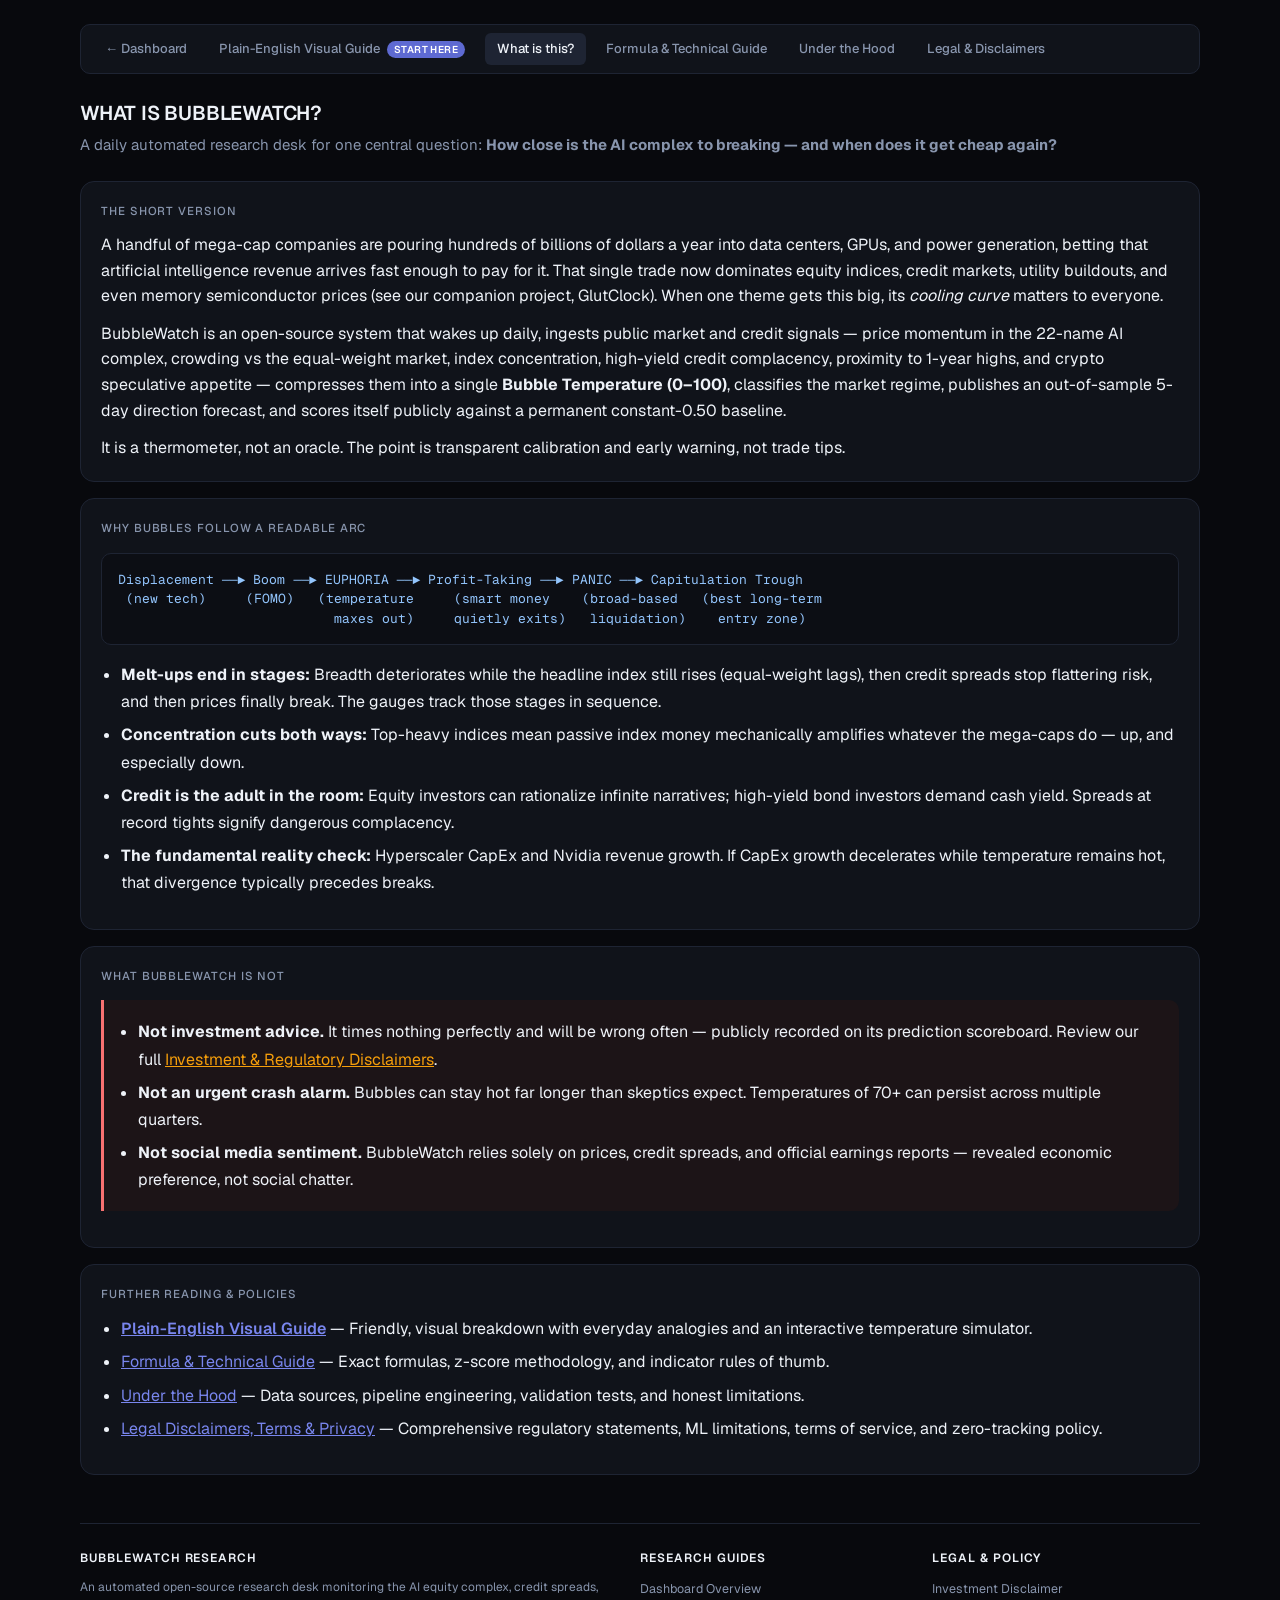
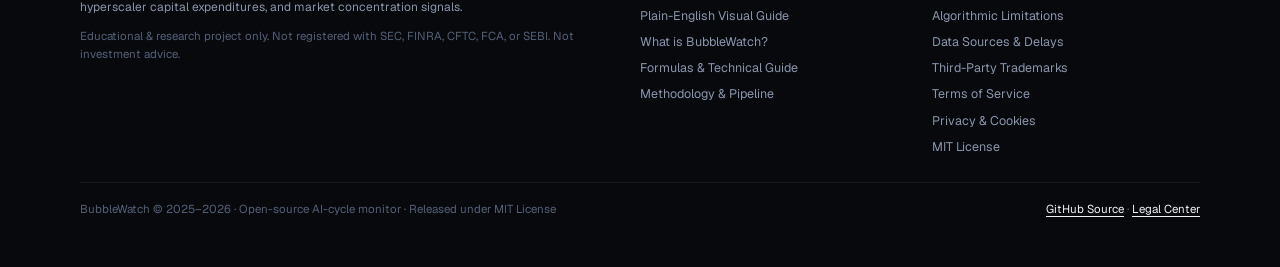
<file: web/about.html>
<!doctype html>
<html lang="en">
<head>
<meta charset="utf-8">
<meta name="viewport" content="width=device-width,initial-scale=1">
<title>BubbleWatch · What is this?</title>
<link rel="stylesheet" href="assets/style.css">
<style>
.note { border-left: 3px solid var(--primary); background: #121524; padding: 12px 16px; margin: 16px 0; border-radius: 0 var(--radius) var(--radius) 0; }
.warn { border-left-color: var(--danger); background: #1c1417; }
pre { background: var(--card-inner); border: 1px solid var(--line); border-radius: var(--radius); padding: 16px; overflow-x: auto; font-family: var(--font-mono); font-size: 13px; line-height: 1.5; color: #93c5fd; margin: 16px 0; }
ul { margin: 12px 0 12px 20px; line-height: 1.7; }
li { margin: 6px 0; }
</style>
</head>
<body>
<div class="wrap">

<nav class="nav">
  <a href="index.html">← Dashboard</a>
  <a href="plain.html">Plain-English Visual Guide <span class="pill-new">Start Here</span></a>
  <a class="here" href="about.html">What is this?</a>
  <a href="guide.html">Formula &amp; Technical Guide</a>
  <a href="method.html">Under the Hood</a>
  <a href="legal.html">Legal &amp; Disclaimers</a>
</nav>

<div style="margin-bottom:24px;">
  <h1>WHAT IS BUBBLEWATCH?</h1>
  <p class="dim" style="font-size:15px; margin-top:4px;">A daily automated research desk for one central question: <b>How close is the AI complex to breaking — and when does it get cheap again?</b></p>
</div>

<div class="card">
  <h2>The Short Version</h2>
  <p style="margin-bottom:12px;">A handful of mega-cap companies are pouring hundreds of billions of dollars a year into data centers, GPUs, and power generation, betting that artificial intelligence revenue arrives fast enough to pay for it. That single trade now dominates equity indices, credit markets, utility buildouts, and even memory semiconductor prices (see our companion project, GlutClock). When one theme gets this big, its <i>cooling curve</i> matters to everyone.</p>
  <p style="margin-bottom:12px;">BubbleWatch is an open-source system that wakes up daily, ingests public market and credit signals — price momentum in the 22-name AI complex, crowding vs the equal-weight market, index concentration, high-yield credit complacency, proximity to 1-year highs, and crypto speculative appetite — compresses them into a single <b>Bubble Temperature (0–100)</b>, classifies the market regime, publishes an out-of-sample 5-day direction forecast, and scores itself publicly against a permanent constant-0.50 baseline.</p>
  <p>It is a thermometer, not an oracle. The point is transparent calibration and early warning, not trade tips.</p>
</div>

<div class="card">
  <h2>Why Bubbles Follow a Readable Arc</h2>
  <pre>Displacement ──► Boom ──► EUPHORIA ──► Profit-Taking ──► PANIC ──► Capitulation Trough
 (new tech)     (FOMO)   (temperature     (smart money    (broad-based   (best long-term
                           maxes out)     quietly exits)   liquidation)    entry zone)</pre>
  <ul>
    <li><b>Melt-ups end in stages:</b> Breadth deteriorates while the headline index still rises (equal-weight lags), then credit spreads stop flattering risk, and then prices finally break. The gauges track those stages in sequence.</li>
    <li><b>Concentration cuts both ways:</b> Top-heavy indices mean passive index money mechanically amplifies whatever the mega-caps do — up, and especially down.</li>
    <li><b>Credit is the adult in the room:</b> Equity investors can rationalize infinite narratives; high-yield bond investors demand cash yield. Spreads at record tights signify dangerous complacency.</li>
    <li><b>The fundamental reality check:</b> Hyperscaler CapEx and Nvidia revenue growth. If CapEx growth decelerates while temperature remains hot, that divergence typically precedes breaks.</li>
  </ul>
</div>

<div class="card">
  <h2>What BubbleWatch is NOT</h2>
  <div class="note warn">
    <ul style="margin:4px 0 4px 18px;">
      <li><b>Not investment advice.</b> It times nothing perfectly and will be wrong often — publicly recorded on its prediction scoreboard. Review our full <a href="legal.html#disclaimer" style="color:var(--warn); text-decoration:underline;">Investment &amp; Regulatory Disclaimers</a>.</li>
      <li><b>Not an urgent crash alarm.</b> Bubbles can stay hot far longer than skeptics expect. Temperatures of 70+ can persist across multiple quarters.</li>
      <li><b>Not social media sentiment.</b> BubbleWatch relies solely on prices, credit spreads, and official earnings reports — revealed economic preference, not social chatter.</li>
    </ul>
  </div>
</div>

<div class="card">
  <h2>Further Reading &amp; Policies</h2>
  <ul>
    <li><a href="plain.html" style="font-weight:600; color:var(--primary-hover);">Plain-English Visual Guide</a> — Friendly, visual breakdown with everyday analogies and an interactive temperature simulator.</li>
    <li><a href="guide.html" style="color:var(--primary-hover);">Formula &amp; Technical Guide</a> — Exact formulas, z-score methodology, and indicator rules of thumb.</li>
    <li><a href="method.html" style="color:var(--primary-hover);">Under the Hood</a> — Data sources, pipeline engineering, validation tests, and honest limitations.</li>
    <li><a href="legal.html" style="color:var(--primary-hover);">Legal Disclaimers, Terms &amp; Privacy</a> — Comprehensive regulatory statements, ML limitations, terms of service, and zero-tracking policy.</li>
  </ul>
</div>

<footer>
  <div class="footer-grid">
    <div class="footer-col">
      <h3>BubbleWatch Research</h3>
      <p style="font-size:12px; color:var(--dim); margin-bottom:10px;">
        An automated open-source research desk monitoring the AI equity complex, credit spreads, hyperscaler capital expenditures, and market concentration signals.
      </p>
      <p style="font-size:11.5px; color:var(--faint);">
        Educational &amp; research project only. Not registered with SEC, FINRA, CFTC, FCA, or SEBI. Not investment advice.
      </p>
    </div>
    <div class="footer-col">
      <h3>Research Guides</h3>
      <ul>
        <li><a href="index.html">Dashboard Overview</a></li>
        <li><a href="plain.html">Plain-English Visual Guide</a></li>
        <li><a href="about.html">What is BubbleWatch?</a></li>
        <li><a href="guide.html">Formulas &amp; Technical Guide</a></li>
        <li><a href="method.html">Methodology &amp; Pipeline</a></li>
      </ul>
    </div>
    <div class="footer-col">
      <h3>Legal &amp; Policy</h3>
      <ul>
        <li><a href="legal.html#disclaimer">Investment Disclaimer</a></li>
        <li><a href="legal.html#models">Algorithmic Limitations</a></li>
        <li><a href="legal.html#data">Data Sources &amp; Delays</a></li>
        <li><a href="legal.html#trademarks">Third-Party Trademarks</a></li>
        <li><a href="legal.html#terms">Terms of Service</a></li>
        <li><a href="legal.html#privacy">Privacy &amp; Cookies</a></li>
        <li><a href="legal.html#license">MIT License</a></li>
      </ul>
    </div>
  </div>
  <div class="footer-bottom">
    <div>
      BubbleWatch © 2025–2026 · Open-source AI-cycle monitor · Released under MIT License
    </div>
    <div>
      <a href="https://github.com/TanishkBansode/bubblewatch" target="_blank" rel="noopener">GitHub Source</a> · 
      <a href="legal.html">Legal Center</a>
    </div>
  </div>
</footer>

</div>
</body>
</html>
</file>
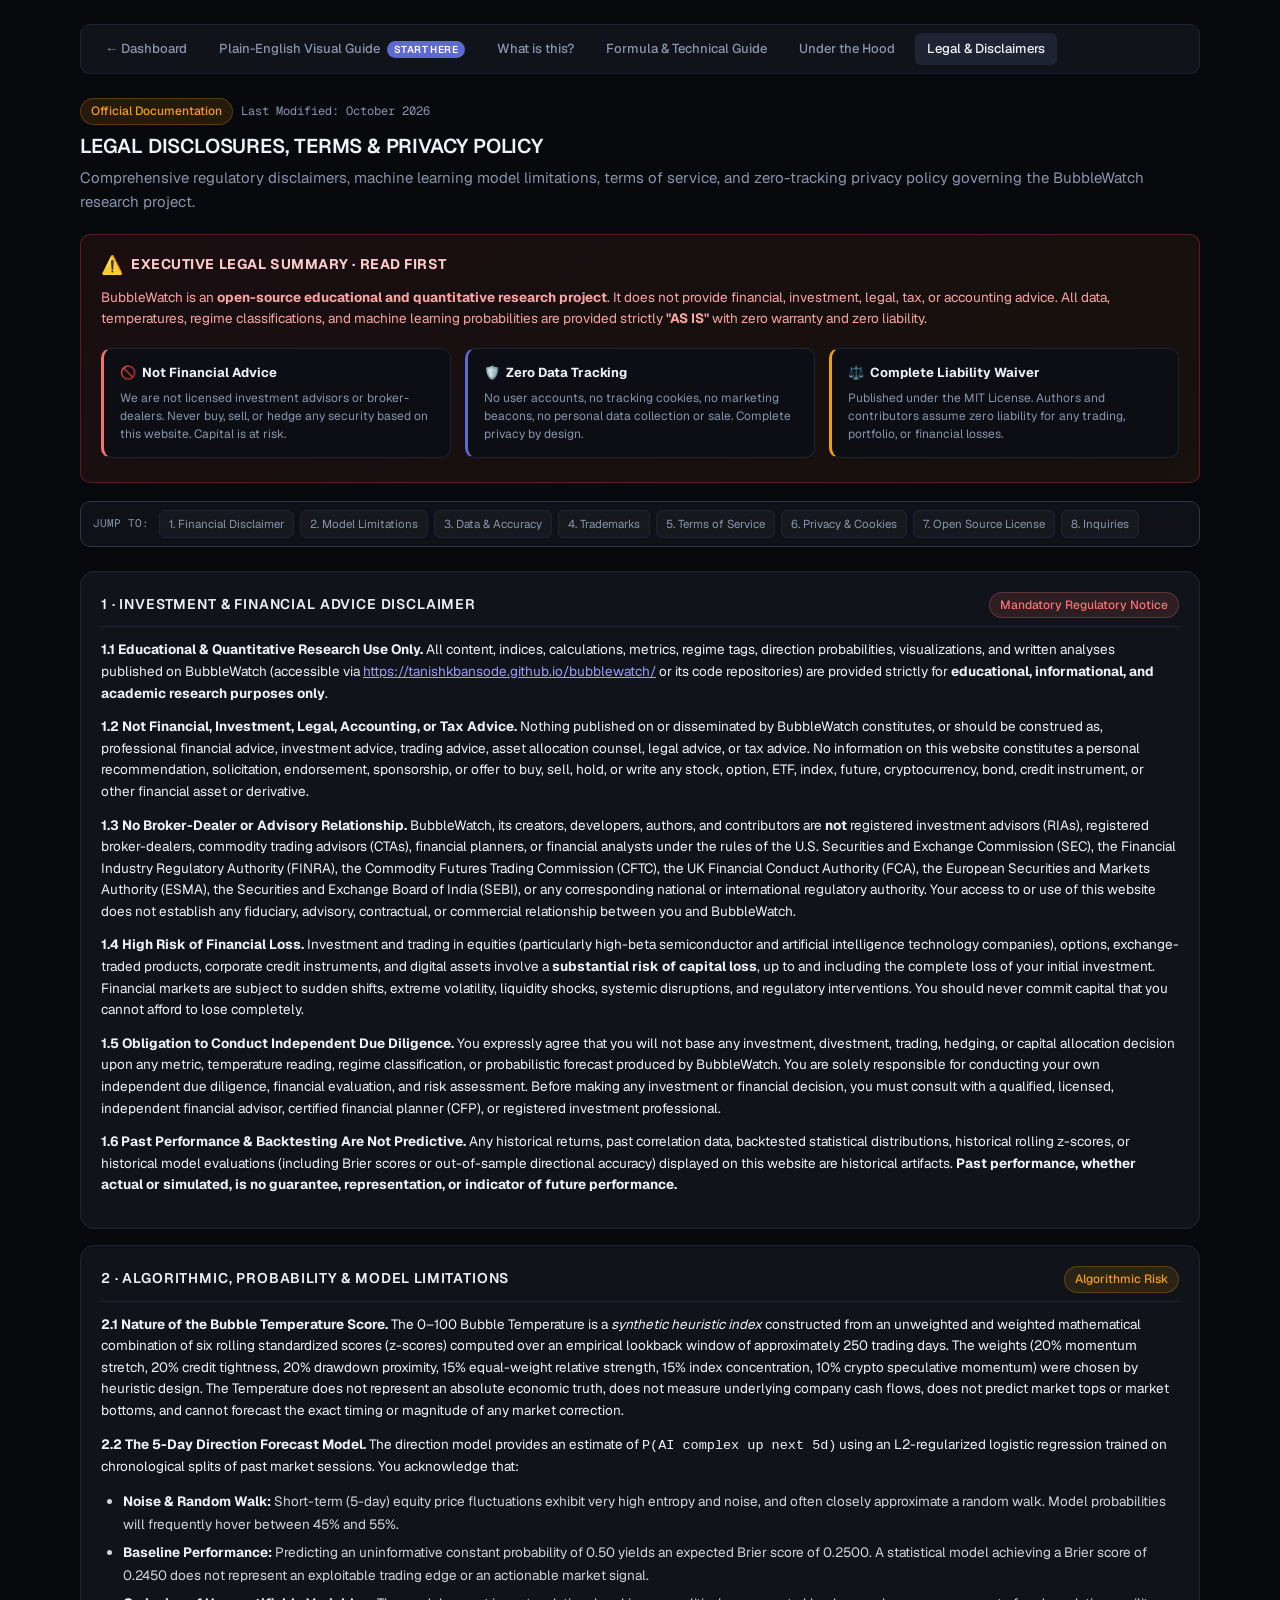
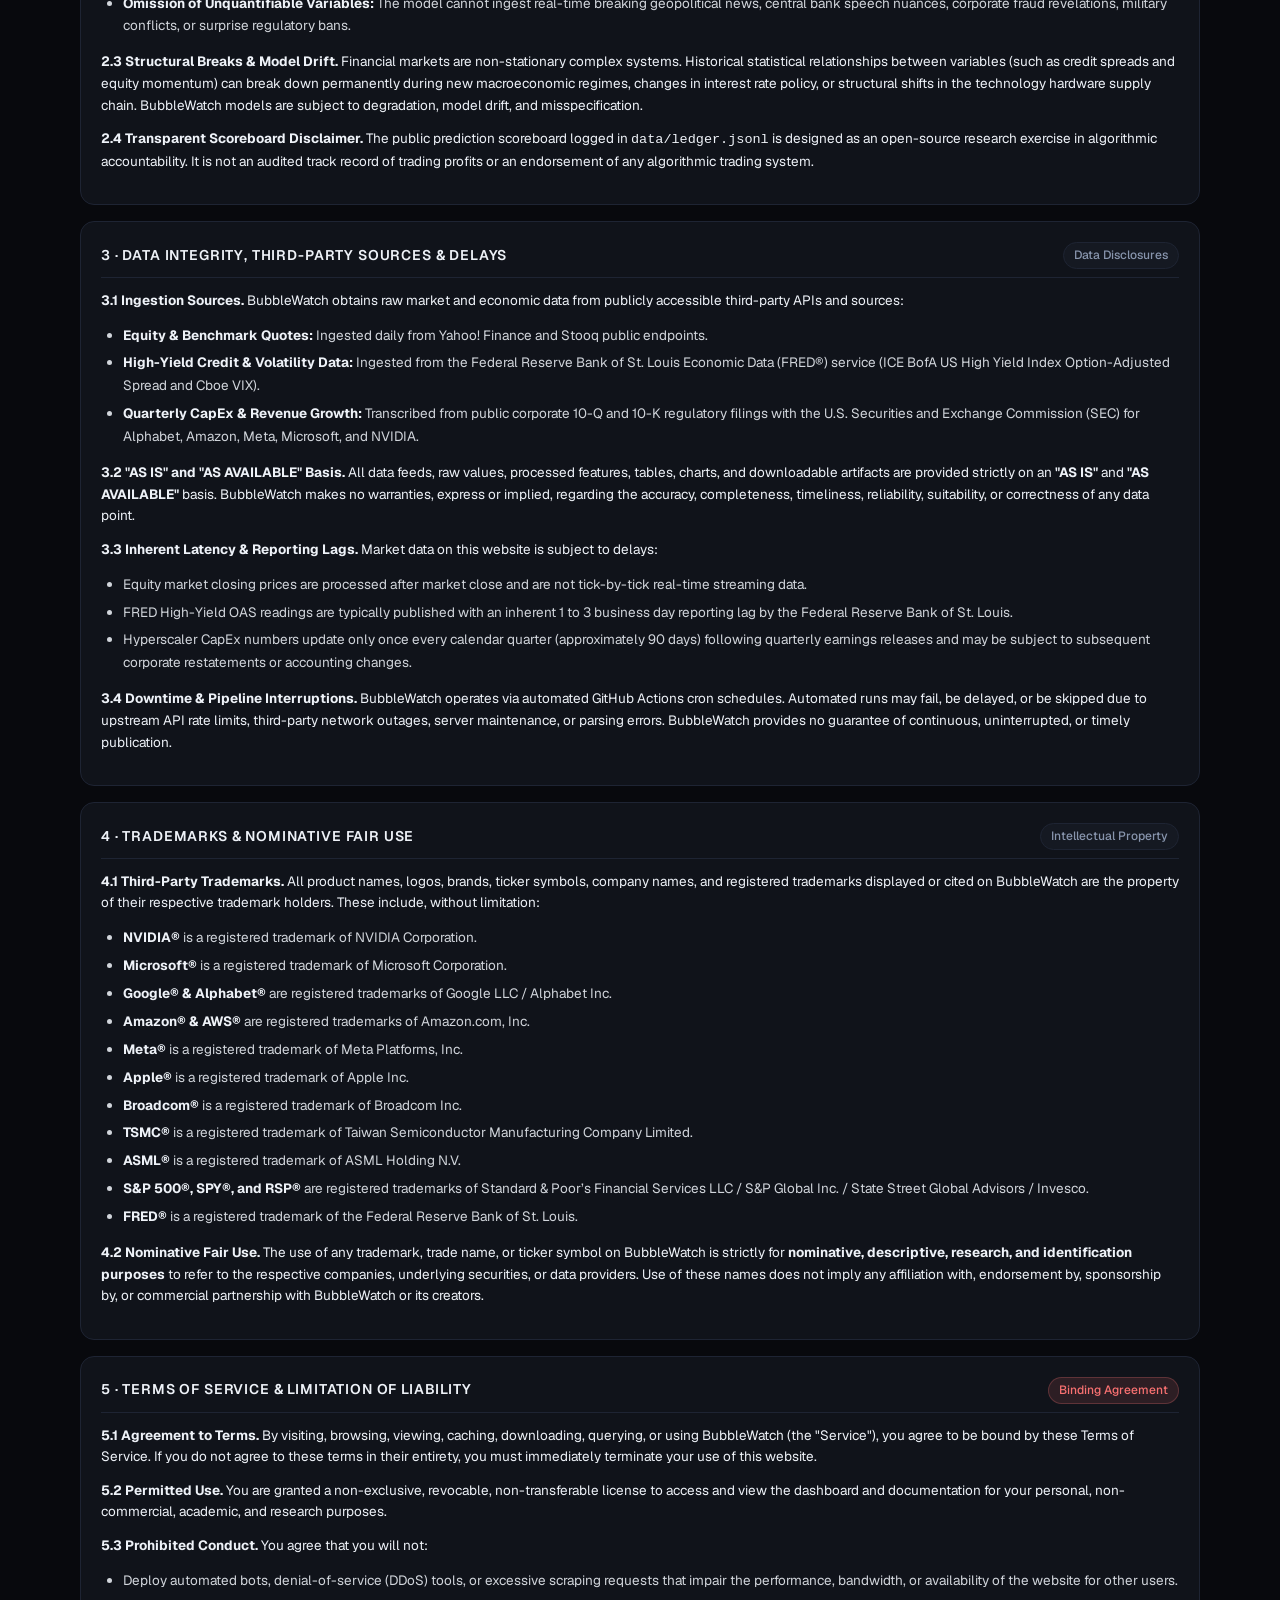
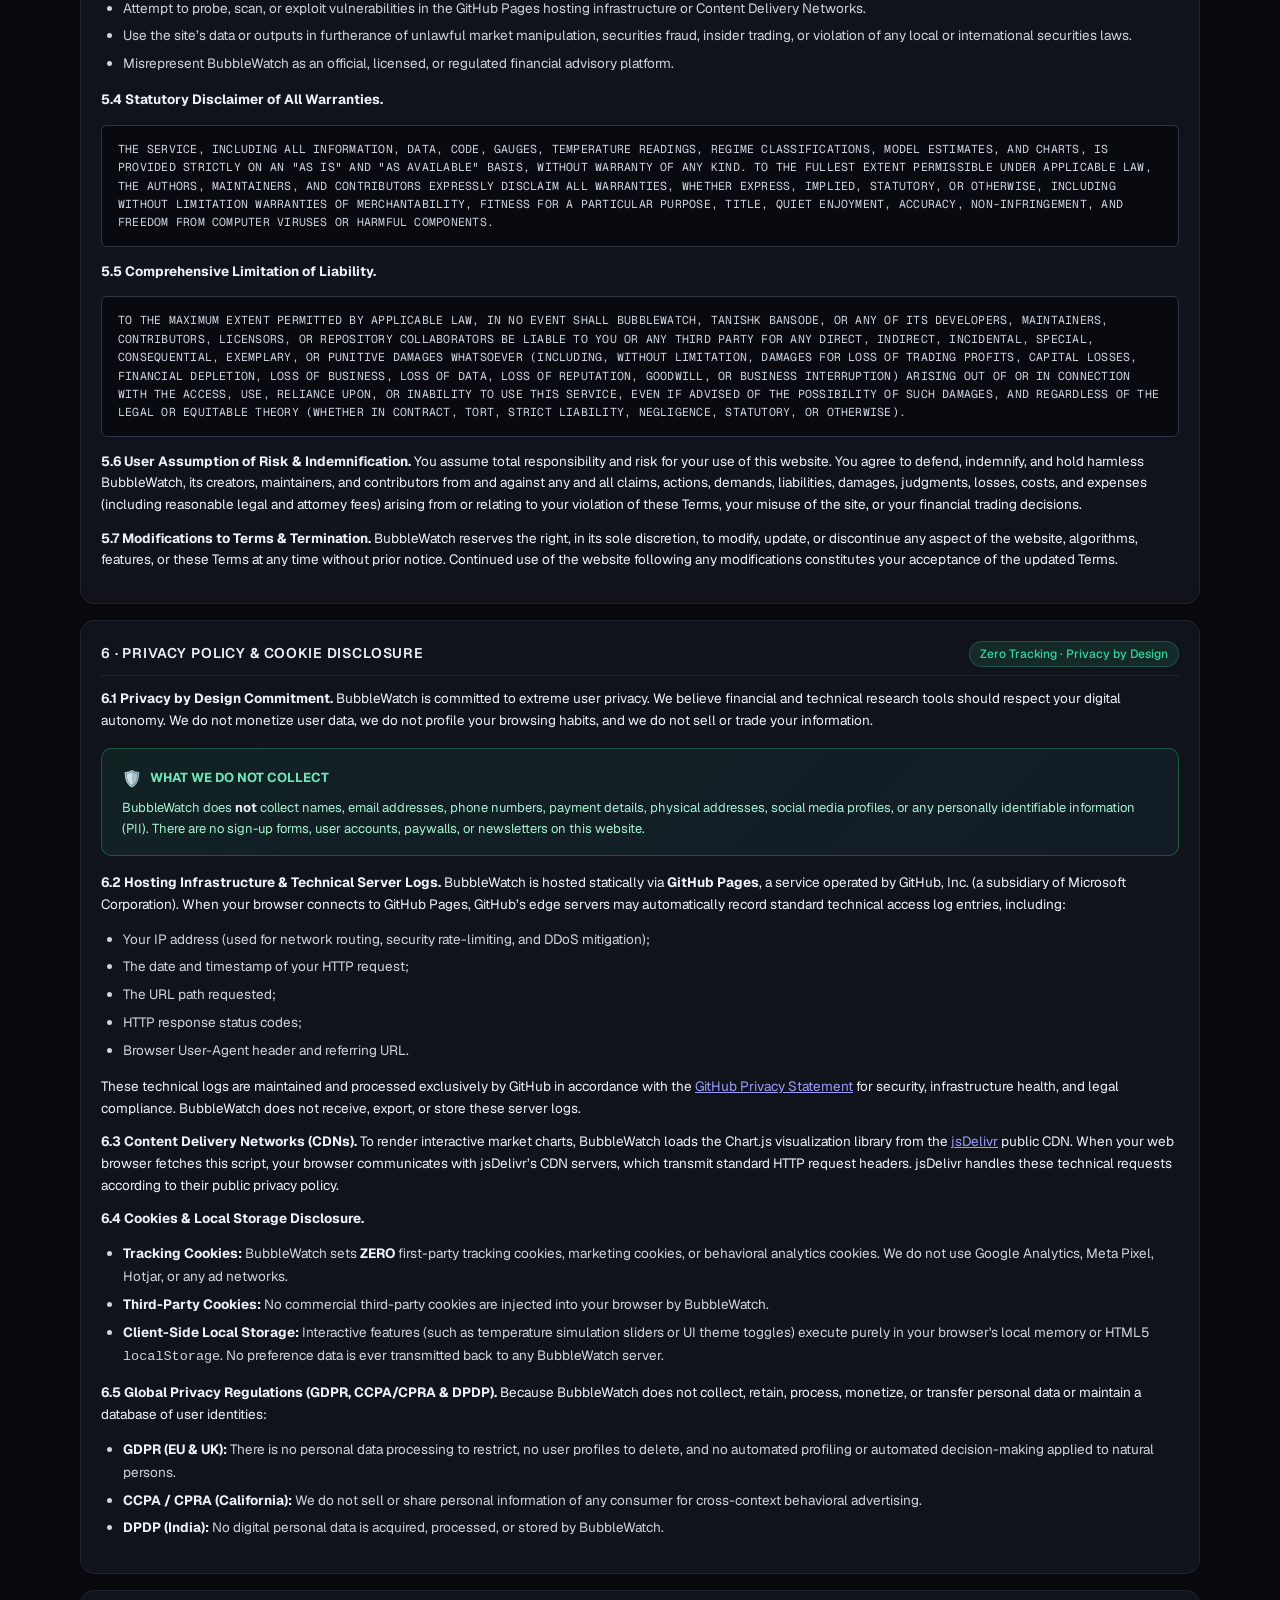
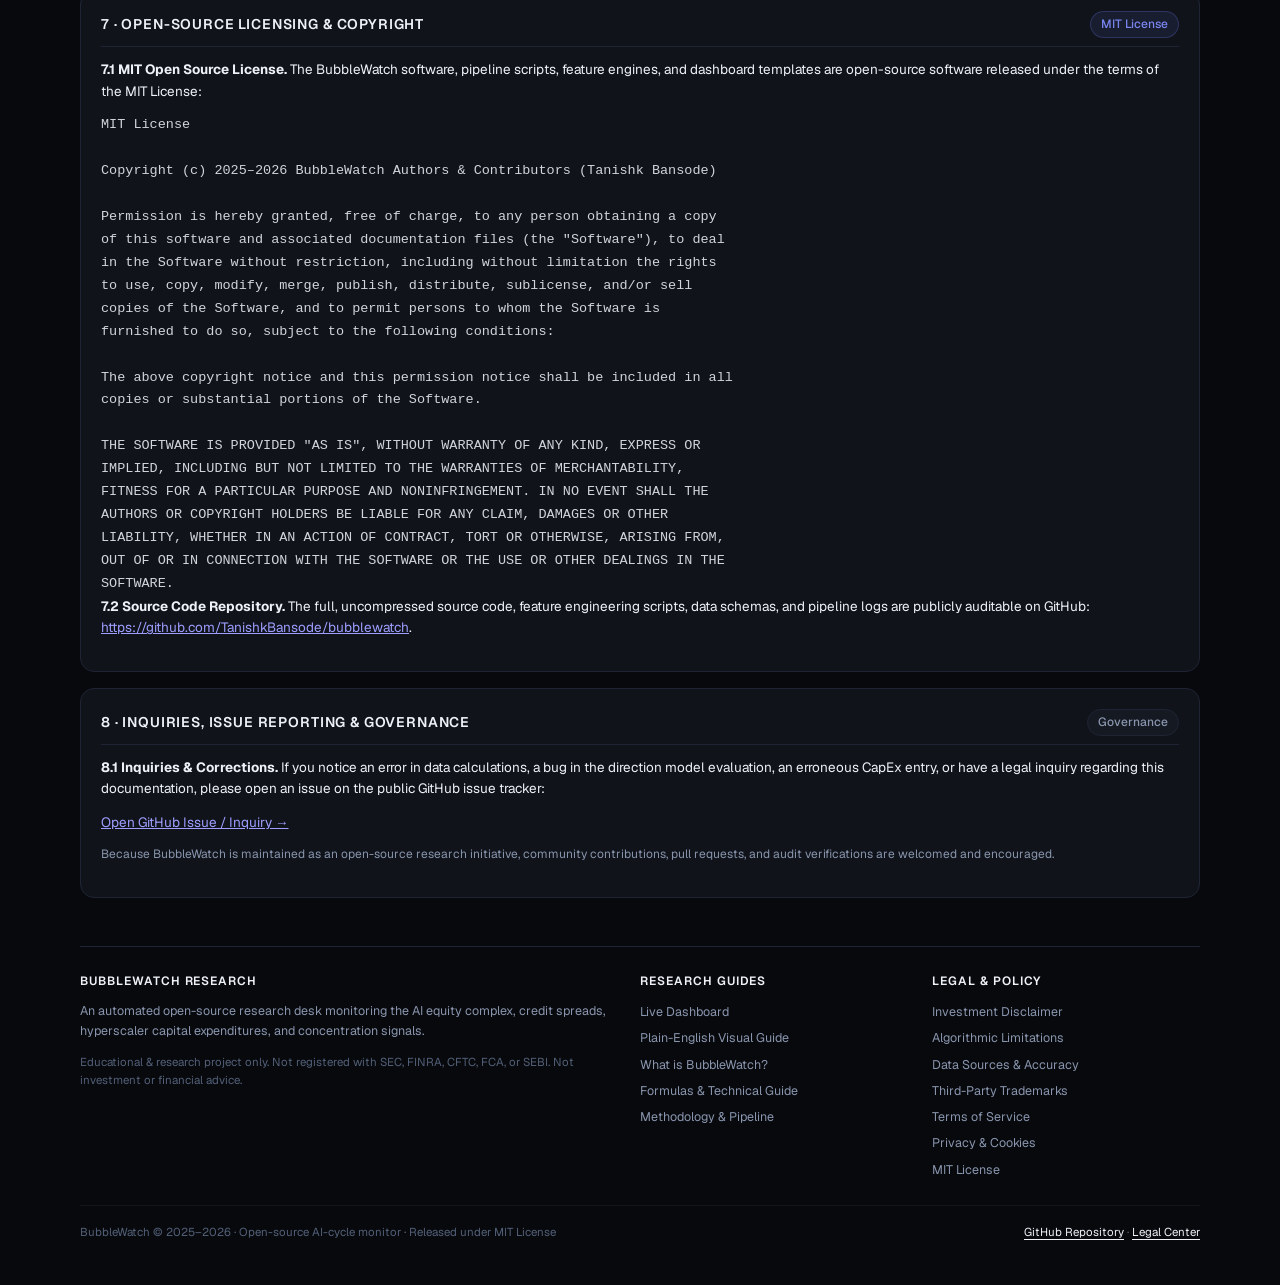
<file: web/disclaimer.html>
<!doctype html>
<html lang="en">
<head>
<meta charset="utf-8">
<meta name="viewport" content="width=device-width,initial-scale=1">
<title>BubbleWatch · Investment &amp; Financial Advice Disclaimer</title>
<meta http-equiv="refresh" content="0; url=legal.html#disclaimer">
<link rel="stylesheet" href="assets/style.css">
<script>window.location.replace("legal.html#disclaimer");</script>
</head>
<body>
<div class="wrap" style="padding-top:60px; text-align:center;">
  <div class="card" style="max-width:540px; margin:0 auto; padding:32px;">
    <h2>Redirecting to Financial Disclaimers</h2>
    <p class="dim" style="margin:16px 0;">Please wait while we redirect you to the official BubbleWatch Legal Center &amp; Regulatory Disclaimers…</p>
    <a href="legal.html#disclaimer" class="btn-guide">Click here if not redirected automatically →</a>
  </div>
</div>
</body>
</html>
</file>
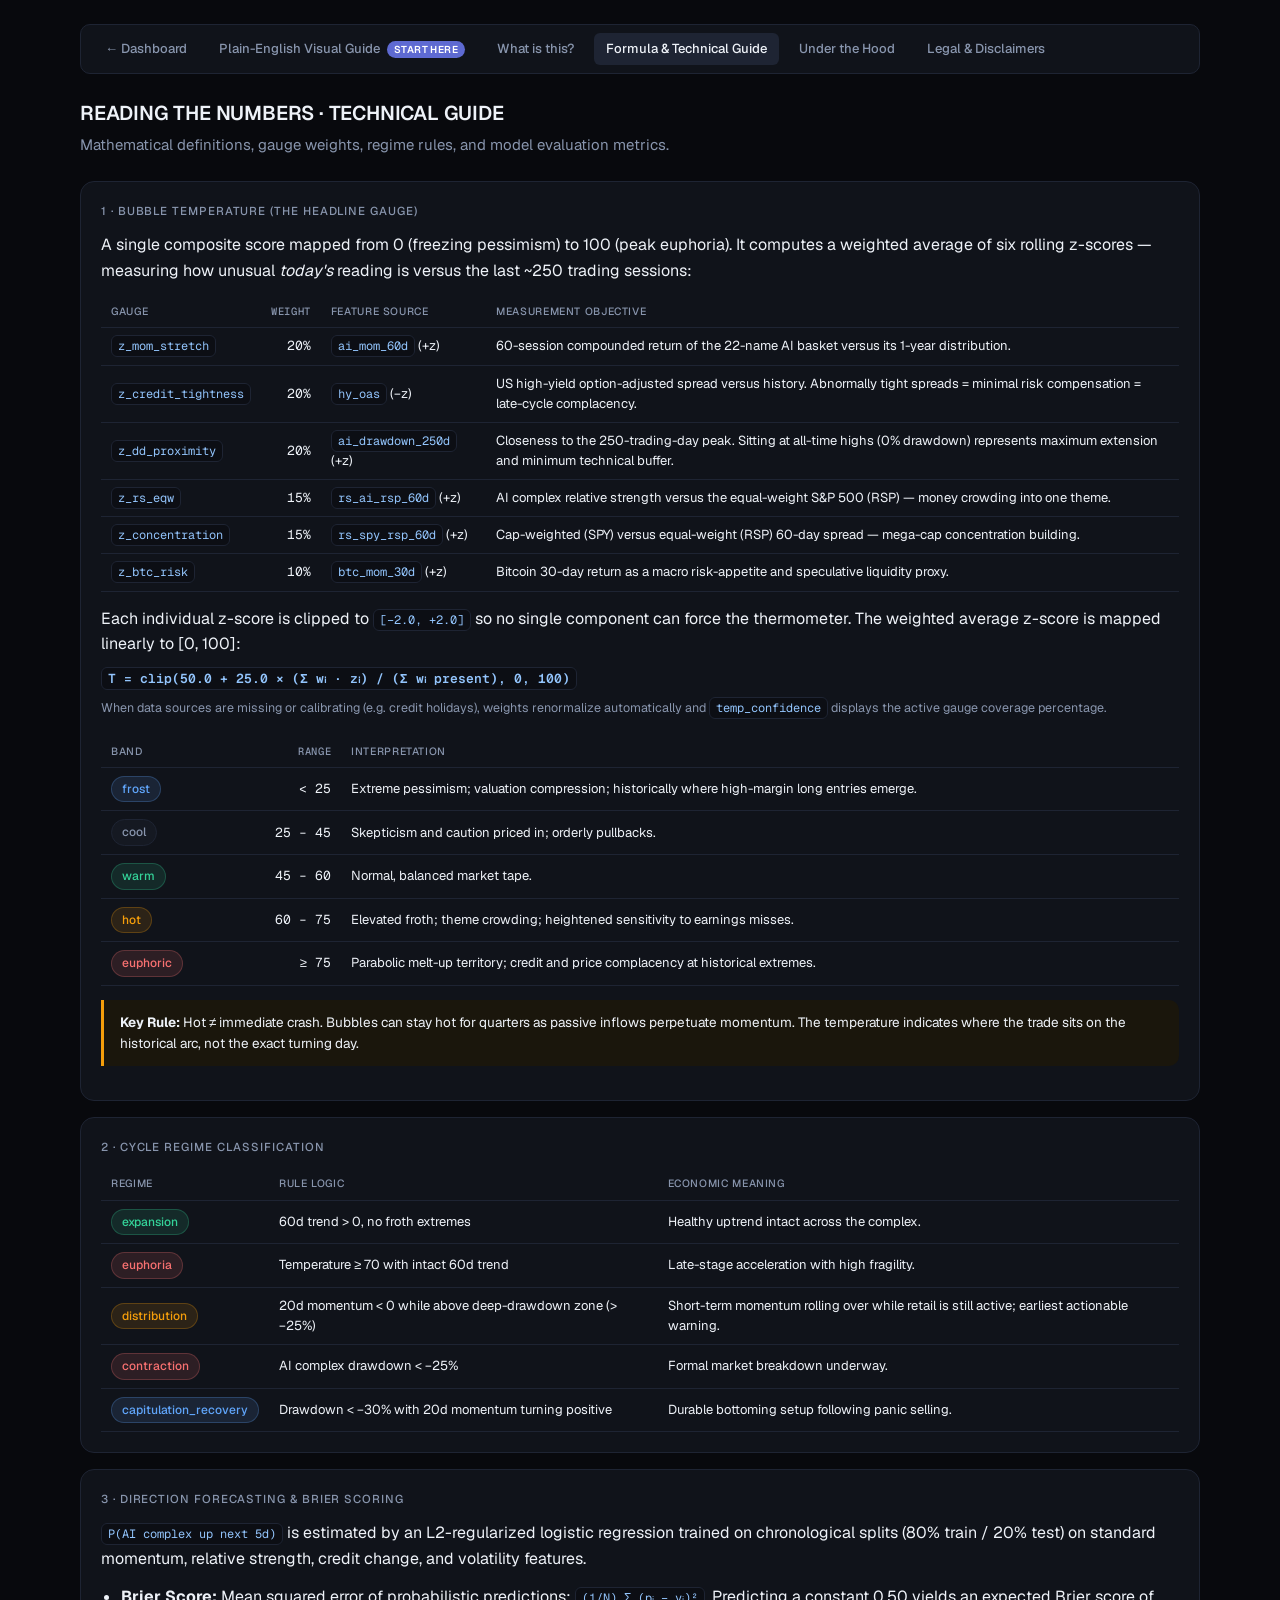
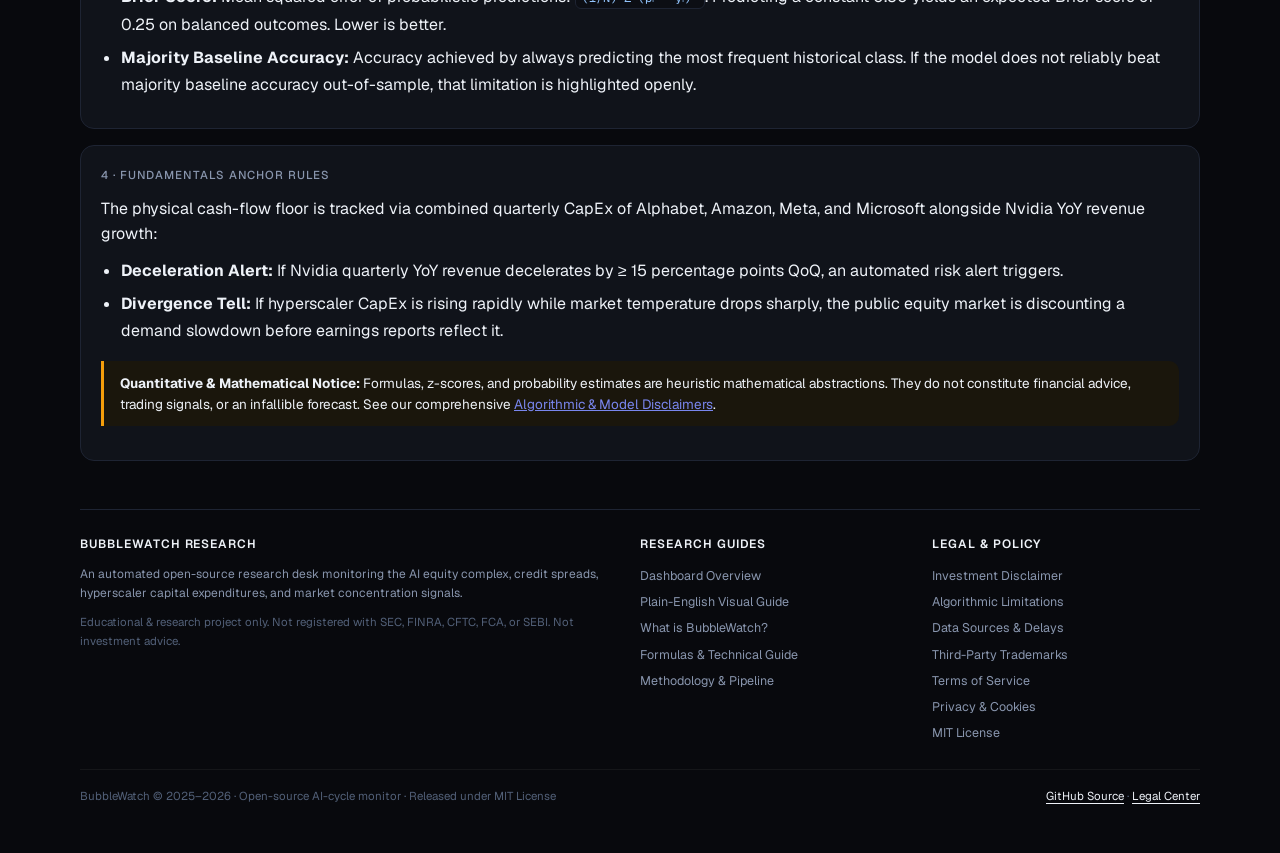
<file: web/guide.html>
<!doctype html>
<html lang="en">
<head>
<meta charset="utf-8">
<meta name="viewport" content="width=device-width,initial-scale=1">
<title>BubbleWatch · Technical &amp; Formula Guide</title>
<link rel="stylesheet" href="assets/style.css">
<style>
.note { border-left: 3px solid var(--warn); background: #1a160c; padding: 12px 16px; margin: 14px 0; border-radius: 0 var(--radius) var(--radius) 0; font-size: 13.5px; }
code { background: var(--card-inner); border: 1px solid var(--line); padding: 2px 6px; border-radius: var(--radius-sm); font-size: 12px; color: #93c5fd; font-family: var(--font-mono); }
ul { margin: 10px 0 10px 20px; line-height: 1.7; }
li { margin: 6px 0; }
</style>
</head>
<body>
<div class="wrap">

<nav class="nav">
  <a href="index.html">← Dashboard</a>
  <a href="plain.html">Plain-English Visual Guide <span class="pill-new">Start Here</span></a>
  <a href="about.html">What is this?</a>
  <a class="here" href="guide.html">Formula &amp; Technical Guide</a>
  <a href="method.html">Under the Hood</a>
  <a href="legal.html">Legal &amp; Disclaimers</a>
</nav>

<div style="margin-bottom:24px;">
  <h1>READING THE NUMBERS · TECHNICAL GUIDE</h1>
  <p class="dim" style="font-size:15px; margin-top:4px;">Mathematical definitions, gauge weights, regime rules, and model evaluation metrics.</p>
</div>

<div class="card">
  <h2>1 · Bubble Temperature (The Headline Gauge)</h2>
  <p style="margin-bottom:12px;">A single composite score mapped from 0 (freezing pessimism) to 100 (peak euphoria). It computes a weighted average of six rolling z-scores — measuring how unusual <i>today's</i> reading is versus the last ~250 trading sessions:</p>
  <table>
    <thead><tr><th>Gauge</th><th class="num">Weight</th><th>Feature Source</th><th>Measurement Objective</th></tr></thead>
    <tbody>
      <tr>
        <td><code>z_mom_stretch</code></td>
        <td class="num">20%</td>
        <td><code>ai_mom_60d</code> (+z)</td>
        <td>60-session compounded return of the 22-name AI basket versus its 1-year distribution.</td>
      </tr>
      <tr>
        <td><code>z_credit_tightness</code></td>
        <td class="num">20%</td>
        <td><code>hy_oas</code> (−z)</td>
        <td>US high-yield option-adjusted spread versus history. Abnormally tight spreads = minimal risk compensation = late-cycle complacency.</td>
      </tr>
      <tr>
        <td><code>z_dd_proximity</code></td>
        <td class="num">20%</td>
        <td><code>ai_drawdown_250d</code> (+z)</td>
        <td>Closeness to the 250-trading-day peak. Sitting at all-time highs (0% drawdown) represents maximum extension and minimum technical buffer.</td>
      </tr>
      <tr>
        <td><code>z_rs_eqw</code></td>
        <td class="num">15%</td>
        <td><code>rs_ai_rsp_60d</code> (+z)</td>
        <td>AI complex relative strength versus the equal-weight S&amp;P 500 (RSP) — money crowding into one theme.</td>
      </tr>
      <tr>
        <td><code>z_concentration</code></td>
        <td class="num">15%</td>
        <td><code>rs_spy_rsp_60d</code> (+z)</td>
        <td>Cap-weighted (SPY) versus equal-weight (RSP) 60-day spread — mega-cap concentration building.</td>
      </tr>
      <tr>
        <td><code>z_btc_risk</code></td>
        <td class="num">10%</td>
        <td><code>btc_mom_30d</code> (+z)</td>
        <td>Bitcoin 30-day return as a macro risk-appetite and speculative liquidity proxy.</td>
      </tr>
    </tbody>
  </table>

  <p style="margin-top:14px;">Each individual z-score is clipped to <code>[−2.0, +2.0]</code> so no single component can force the thermometer. The weighted average z-score is mapped linearly to [0, 100]:</p>
  <p style="margin: 8px 0;"><code style="font-size:13px; font-weight:600;">T = clip(50.0 + 25.0 × (Σ wᵢ · zᵢ) / (Σ wᵢ present), 0, 100)</code></p>
  <p class="dim" style="font-size:12.5px;">When data sources are missing or calibrating (e.g. credit holidays), weights renormalize automatically and <code>temp_confidence</code> displays the active gauge coverage percentage.</p>

  <table style="margin-top:16px;">
    <thead><tr><th>Band</th><th class="num">Range</th><th>Interpretation</th></tr></thead>
    <tbody>
      <tr><td><span class="chip cold">frost</span></td><td class="num mono">&lt; 25</td><td>Extreme pessimism; valuation compression; historically where high-margin long entries emerge.</td></tr>
      <tr><td><span class="chip" style="color:var(--dim)">cool</span></td><td class="num mono">25 – 45</td><td>Skepticism and caution priced in; orderly pullbacks.</td></tr>
      <tr><td><span class="chip ok">warm</span></td><td class="num mono">45 – 60</td><td>Normal, balanced market tape.</td></tr>
      <tr><td><span class="chip warn">hot</span></td><td class="num mono">60 – 75</td><td>Elevated froth; theme crowding; heightened sensitivity to earnings misses.</td></tr>
      <tr><td><span class="chip hot">euphoric</span></td><td class="num mono">≥ 75</td><td>Parabolic melt-up territory; credit and price complacency at historical extremes.</td></tr>
    </tbody>
  </table>

  <div class="note">
    <strong>Key Rule:</strong> Hot ≠ immediate crash. Bubbles can stay hot for quarters as passive inflows perpetuate momentum. The temperature indicates where the trade sits on the historical arc, not the exact turning day.
  </div>
</div>

<div class="card">
  <h2>2 · Cycle Regime Classification</h2>
  <table>
    <thead><tr><th>Regime</th><th>Rule Logic</th><th>Economic Meaning</th></tr></thead>
    <tbody>
      <tr>
        <td><span class="chip ok">expansion</span></td>
        <td>60d trend &gt; 0, no froth extremes</td>
        <td>Healthy uptrend intact across the complex.</td>
      </tr>
      <tr>
        <td><span class="chip hot">euphoria</span></td>
        <td>Temperature ≥ 70 with intact 60d trend</td>
        <td>Late-stage acceleration with high fragility.</td>
      </tr>
      <tr>
        <td><span class="chip warn">distribution</span></td>
        <td>20d momentum &lt; 0 while above deep-drawdown zone (&gt; −25%)</td>
        <td>Short-term momentum rolling over while retail is still active; earliest actionable warning.</td>
      </tr>
      <tr>
        <td><span class="chip hot">contraction</span></td>
        <td>AI complex drawdown &lt; −25%</td>
        <td>Formal market breakdown underway.</td>
      </tr>
      <tr>
        <td><span class="chip cold">capitulation_recovery</span></td>
        <td>Drawdown &lt; −30% with 20d momentum turning positive</td>
        <td>Durable bottoming setup following panic selling.</td>
      </tr>
    </tbody>
  </table>
</div>

<div class="card">
  <h2>3 · Direction Forecasting &amp; Brier Scoring</h2>
  <p style="margin-bottom:12px;"><code>P(AI complex up next 5d)</code> is estimated by an L2-regularized logistic regression trained on chronological splits (80% train / 20% test) on standard momentum, relative strength, credit change, and volatility features.</p>
  <ul>
    <li><b>Brier Score:</b> Mean squared error of probabilistic predictions: <code>(1/N) Σ (pᵢ − yᵢ)²</code>. Predicting a constant 0.50 yields an expected Brier score of 0.25 on balanced outcomes. Lower is better.</li>
    <li><b>Majority Baseline Accuracy:</b> Accuracy achieved by always predicting the most frequent historical class. If the model does not reliably beat majority baseline accuracy out-of-sample, that limitation is highlighted openly.</li>
  </ul>
</div>

<div class="card">
  <h2>4 · Fundamentals Anchor Rules</h2>
  <p style="margin-bottom:10px;">The physical cash-flow floor is tracked via combined quarterly CapEx of Alphabet, Amazon, Meta, and Microsoft alongside Nvidia YoY revenue growth:</p>
  <ul>
    <li><b>Deceleration Alert:</b> If Nvidia quarterly YoY revenue decelerates by ≥ 15 percentage points QoQ, an automated risk alert triggers.</li>
    <li><b>Divergence Tell:</b> If hyperscaler CapEx is rising rapidly while market temperature drops sharply, the public equity market is discounting a demand slowdown before earnings reports reflect it.</li>
  </ul>
  <div class="note" style="margin-top:16px;">
    <strong>Quantitative &amp; Mathematical Notice:</strong> Formulas, z-scores, and probability estimates are heuristic mathematical abstractions. They do not constitute financial advice, trading signals, or an infallible forecast. See our comprehensive <a href="legal.html#models" style="color:var(--primary-hover); text-decoration:underline;">Algorithmic &amp; Model Disclaimers</a>.
  </div>
</div>

<footer>
  <div class="footer-grid">
    <div class="footer-col">
      <h3>BubbleWatch Research</h3>
      <p style="font-size:12px; color:var(--dim); margin-bottom:10px;">
        An automated open-source research desk monitoring the AI equity complex, credit spreads, hyperscaler capital expenditures, and market concentration signals.
      </p>
      <p style="font-size:11.5px; color:var(--faint);">
        Educational &amp; research project only. Not registered with SEC, FINRA, CFTC, FCA, or SEBI. Not investment advice.
      </p>
    </div>
    <div class="footer-col">
      <h3>Research Guides</h3>
      <ul>
        <li><a href="index.html">Dashboard Overview</a></li>
        <li><a href="plain.html">Plain-English Visual Guide</a></li>
        <li><a href="about.html">What is BubbleWatch?</a></li>
        <li><a href="guide.html">Formulas &amp; Technical Guide</a></li>
        <li><a href="method.html">Methodology &amp; Pipeline</a></li>
      </ul>
    </div>
    <div class="footer-col">
      <h3>Legal &amp; Policy</h3>
      <ul>
        <li><a href="legal.html#disclaimer">Investment Disclaimer</a></li>
        <li><a href="legal.html#models">Algorithmic Limitations</a></li>
        <li><a href="legal.html#data">Data Sources &amp; Delays</a></li>
        <li><a href="legal.html#trademarks">Third-Party Trademarks</a></li>
        <li><a href="legal.html#terms">Terms of Service</a></li>
        <li><a href="legal.html#privacy">Privacy &amp; Cookies</a></li>
        <li><a href="legal.html#license">MIT License</a></li>
      </ul>
    </div>
  </div>
  <div class="footer-bottom">
    <div>
      BubbleWatch © 2025–2026 · Open-source AI-cycle monitor · Released under MIT License
    </div>
    <div>
      <a href="https://github.com/TanishkBansode/bubblewatch" target="_blank" rel="noopener">GitHub Source</a> · 
      <a href="legal.html">Legal Center</a>
    </div>
  </div>
</footer>

</div>
</body>
</html>
</file>
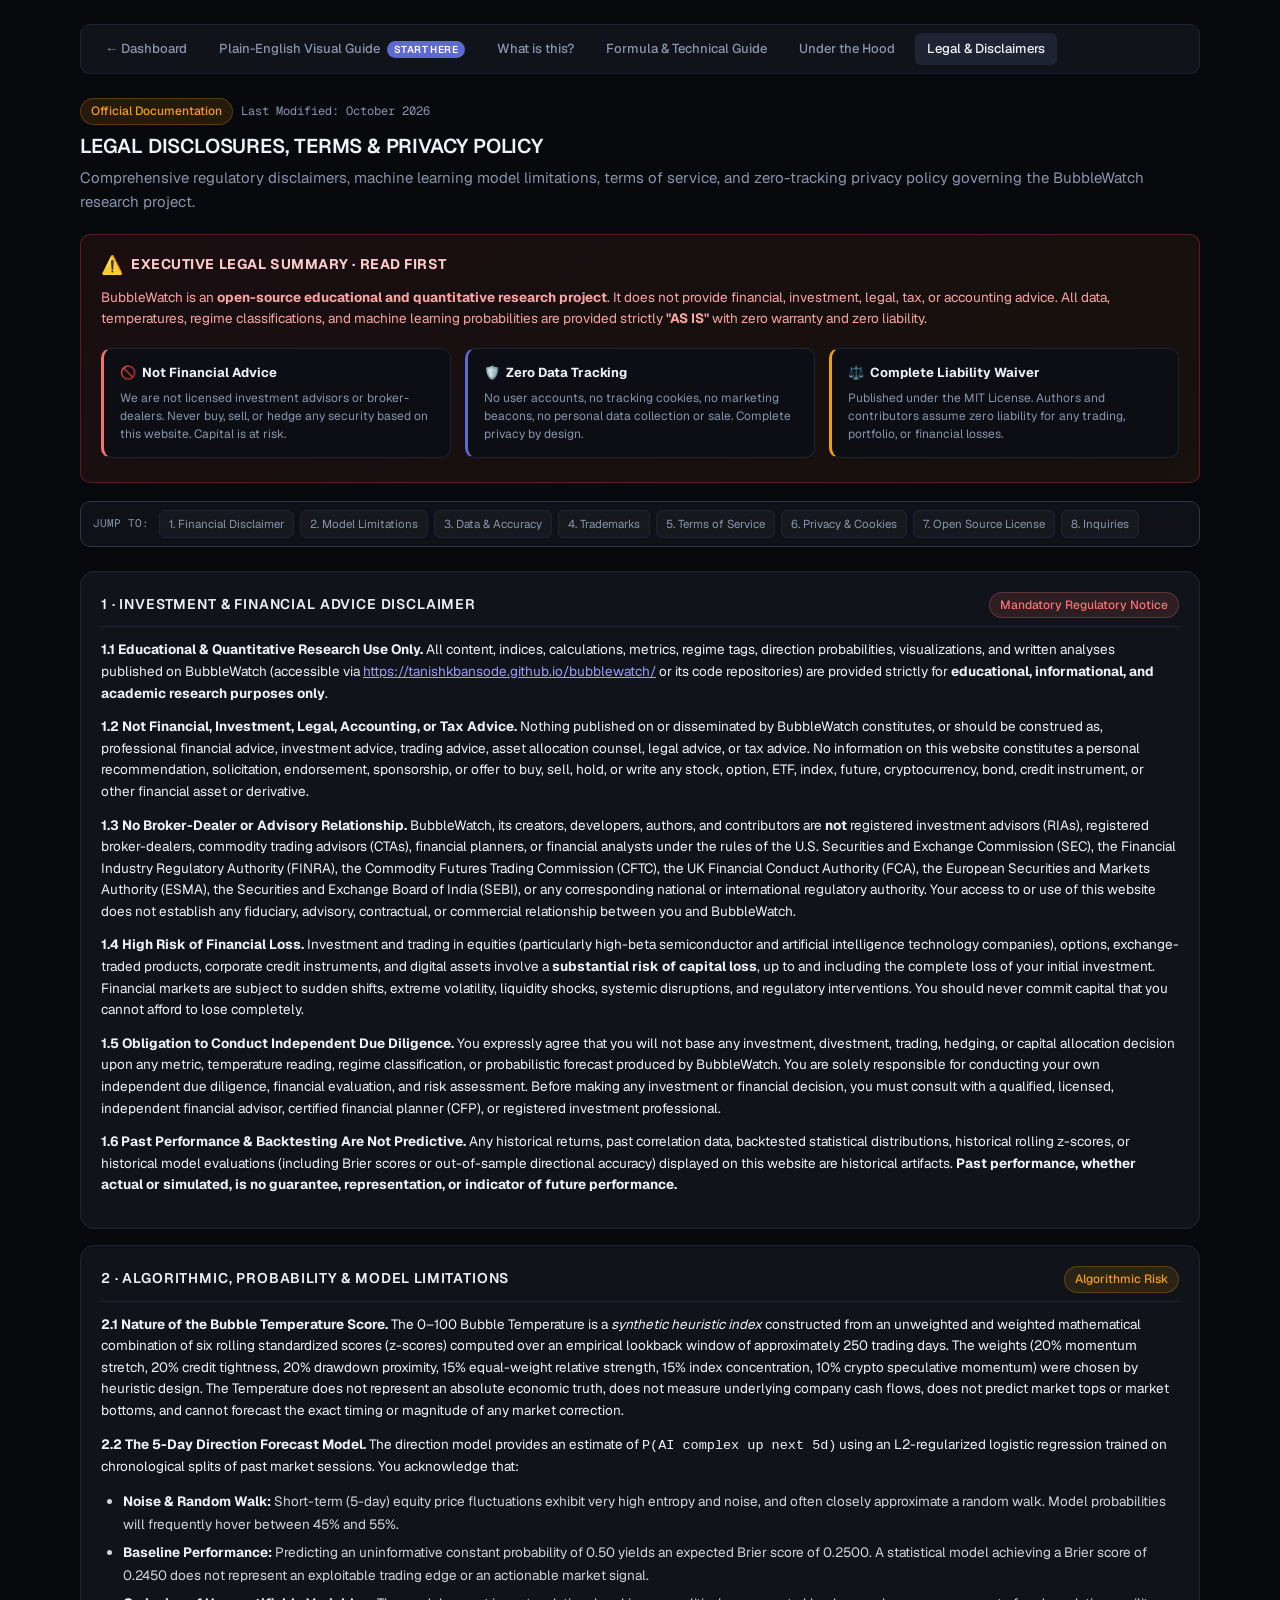
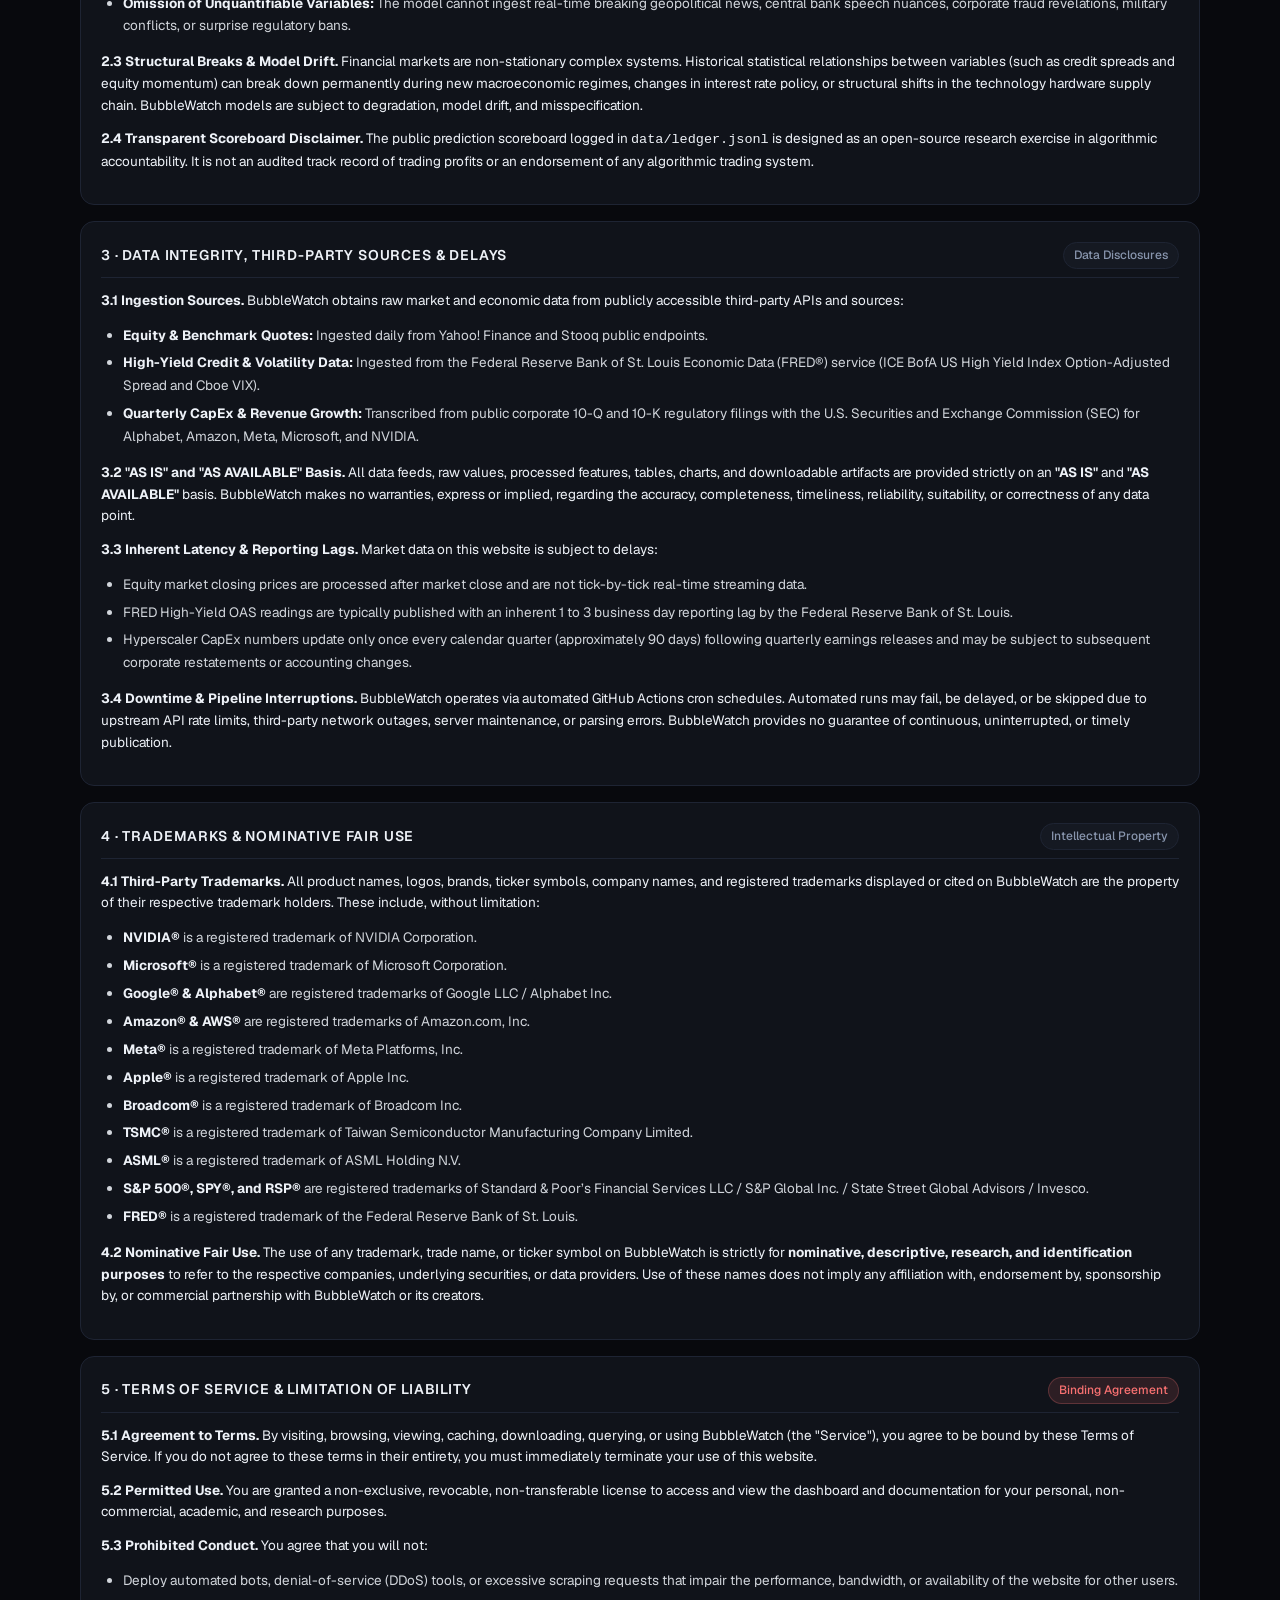
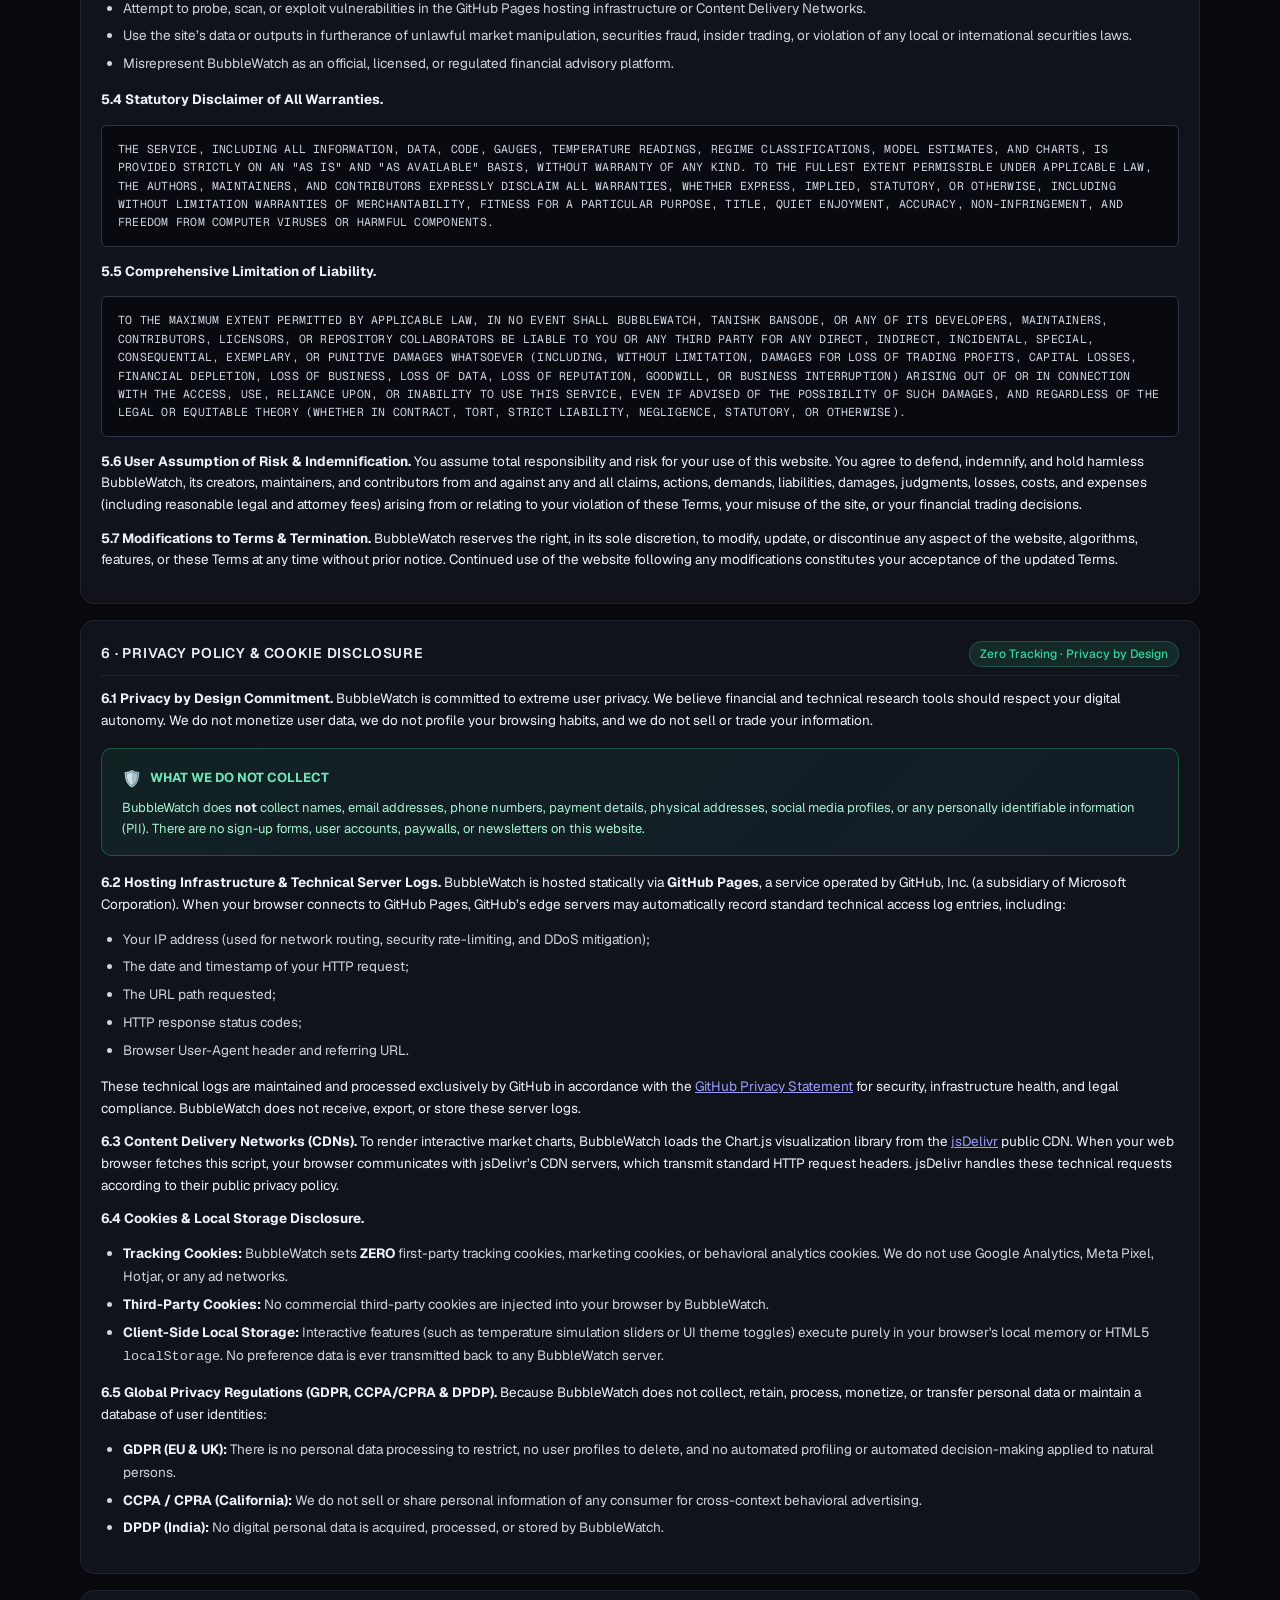
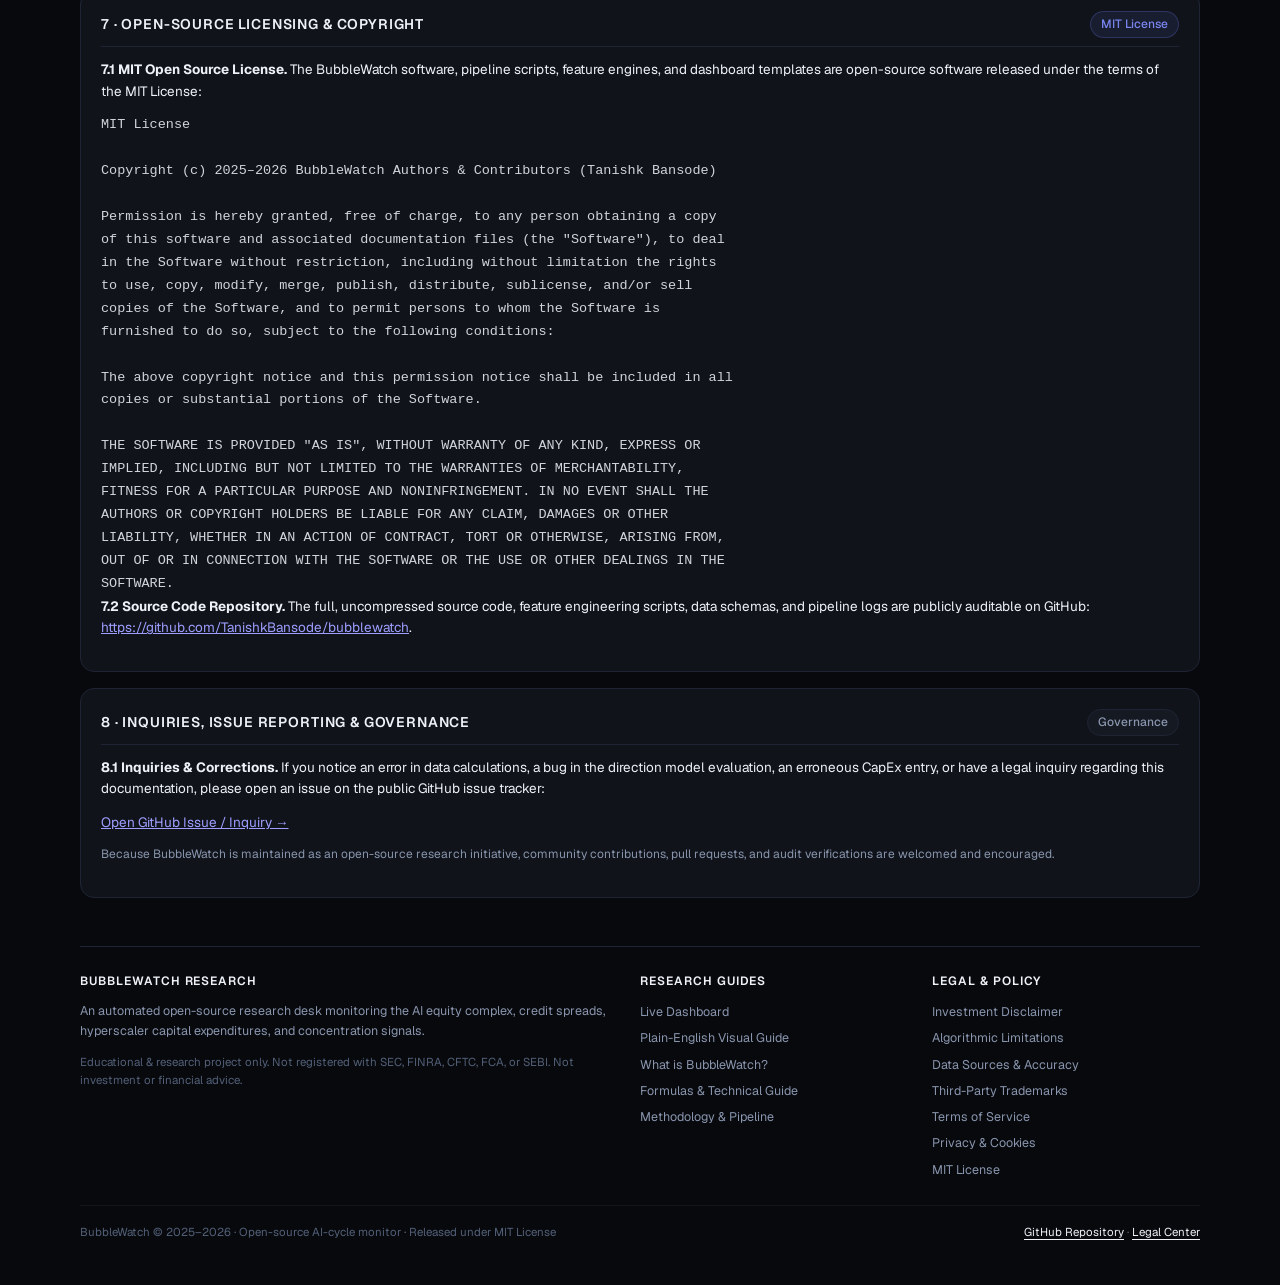
<file: web/legal.html>
<!doctype html>
<html lang="en">
<head>
<meta charset="utf-8">
<meta name="viewport" content="width=device-width,initial-scale=1">
<title>BubbleWatch · Legal Disclaimers, Terms of Service &amp; Privacy Policy</title>
<meta name="description" content="Official legal documentation for BubbleWatch, including investment and financial advice disclaimers, machine learning model limitations, terms of service, and zero-tracking privacy policy.">
<link rel="stylesheet" href="assets/style.css">
<style>
.legal-nav-sticky {
  position: sticky;
  top: 10px;
  z-index: 100;
  backdrop-filter: blur(12px);
  -webkit-backdrop-filter: blur(12px);
  background: rgba(16, 19, 26, 0.88);
  border: 1px solid var(--line-strong);
  border-radius: var(--radius);
  padding: 8px 12px;
  margin: 18px 0 24px;
  display: flex;
  flex-wrap: wrap;
  gap: 6px;
  align-items: center;
}
.legal-nav-sticky a {
  font-size: 11.5px;
  color: var(--dim);
  text-decoration: none;
  padding: 4px 9px;
  border-radius: var(--radius-sm);
  background: rgba(255, 255, 255, 0.03);
  border: 1px solid var(--line);
  transition: all 0.15s ease;
}
.legal-nav-sticky a:hover {
  color: var(--fg);
  background: rgba(94, 106, 210, 0.18);
  border-color: rgba(94, 106, 210, 0.45);
}
.legal-card {
  scroll-margin-top: 64px;
}
.legal-summary-grid {
  display: grid;
  grid-template-columns: repeat(auto-fit, minmax(240px, 1fr));
  gap: 14px;
  margin: 18px 0 8px;
}
.legal-summary-item {
  background: var(--card-inner);
  border: 1px solid var(--line);
  border-radius: var(--radius);
  padding: 14px 16px;
  display: flex;
  flex-direction: column;
  gap: 6px;
}
.legal-summary-item h3 {
  font-size: 13px;
  color: var(--fg);
  display: flex;
  align-items: center;
  gap: 6px;
}
.legal-summary-item p {
  font-size: 12px;
  color: var(--dim);
  line-height: 1.5;
}
.prose {
  font-size: 13.5px;
  line-height: 1.7;
  color: #d1d5db;
}
.prose p {
  margin-bottom: 12px;
}
.prose ul, .prose ol {
  margin: 10px 0 14px 22px;
  line-height: 1.7;
}
.prose li {
  margin: 5px 0;
}
.prose strong {
  color: var(--fg);
}
.badge-tag {
  font-size: 10px;
  font-weight: 600;
  text-transform: uppercase;
  letter-spacing: 0.06em;
  padding: 2px 8px;
  border-radius: 999px;
}
</style>
</head>
<body>
<div class="wrap">

<nav class="nav">
  <a href="index.html">← Dashboard</a>
  <a href="plain.html">Plain-English Visual Guide <span class="pill-new">Start Here</span></a>
  <a href="about.html">What is this?</a>
  <a href="guide.html">Formula &amp; Technical Guide</a>
  <a href="method.html">Under the Hood</a>
  <a class="here" href="legal.html">Legal &amp; Disclaimers</a>
</nav>

<div style="margin-bottom:20px;">
  <div style="display:flex; align-items:center; gap:8px; margin-bottom:6px;">
    <span class="chip warn">Official Documentation</span>
    <span class="dim mono" style="font-size:12px;">Last Modified: October 2026</span>
  </div>
  <h1>LEGAL DISCLOSURES, TERMS &amp; PRIVACY POLICY</h1>
  <p class="dim" style="font-size:15px; margin-top:4px;">
    Comprehensive regulatory disclaimers, machine learning model limitations, terms of service, and zero-tracking privacy policy governing the BubbleWatch research project.
  </p>
</div>

<!-- Executive Summary Callout -->
<div class="legal-highlight-box">
  <div style="display:flex; align-items:center; gap:8px; margin-bottom:8px;">
    <span style="font-size:18px;">⚠️</span>
    <strong style="color:#fecaca; font-size:14px; text-transform:uppercase; letter-spacing:0.04em;">Executive Legal Summary · Read First</strong>
  </div>
  <p style="font-size:13.5px; color:#fca5a5; line-height:1.6; margin-bottom:12px;">
    BubbleWatch is an <strong>open-source educational and quantitative research project</strong>. It does not provide financial, investment, legal, tax, or accounting advice. All data, temperatures, regime classifications, and machine learning probabilities are provided strictly <strong>"AS IS"</strong> with zero warranty and zero liability.
  </p>
  <div class="legal-summary-grid">
    <div class="legal-summary-item" style="border-left: 3px solid var(--danger);">
      <h3><span>🚫</span> Not Financial Advice</h3>
      <p>We are not licensed investment advisors or broker-dealers. Never buy, sell, or hedge any security based on this website. Capital is at risk.</p>
    </div>
    <div class="legal-summary-item" style="border-left: 3px solid var(--primary);">
      <h3><span>🛡️</span> Zero Data Tracking</h3>
      <p>No user accounts, no tracking cookies, no marketing beacons, no personal data collection or sale. Complete privacy by design.</p>
    </div>
    <div class="legal-summary-item" style="border-left: 3px solid var(--warn);">
      <h3><span>⚖️</span> Complete Liability Waiver</h3>
      <p>Published under the MIT License. Authors and contributors assume zero liability for any trading, portfolio, or financial losses.</p>
    </div>
  </div>
</div>

<!-- Quick Navigation Pill Bar -->
<div class="legal-nav-sticky" id="quick-links">
  <span class="dim mono" style="font-size:11px; margin-right:4px;">JUMP TO:</span>
  <a href="#disclaimer">1. Financial Disclaimer</a>
  <a href="#models">2. Model Limitations</a>
  <a href="#data">3. Data &amp; Accuracy</a>
  <a href="#trademarks">4. Trademarks</a>
  <a href="#terms">5. Terms of Service</a>
  <a href="#privacy">6. Privacy &amp; Cookies</a>
  <a href="#license">7. Open Source License</a>
  <a href="#contact">8. Inquiries</a>
</div>

<!-- 1. Financial & Investment Advice Disclaimer -->
<section class="card legal-card" id="disclaimer">
  <div class="legal-header">
    <h2>1 · Investment &amp; Financial Advice Disclaimer</h2>
    <span class="chip hot">Mandatory Regulatory Notice</span>
  </div>
  <div class="prose">
    <p>
      <strong>1.1 Educational &amp; Quantitative Research Use Only.</strong> All content, indices, calculations, metrics, regime tags, direction probabilities, visualizations, and written analyses published on BubbleWatch (accessible via <a href="https://tanishkbansode.github.io/bubblewatch/">https://tanishkbansode.github.io/bubblewatch/</a> or its code repositories) are provided strictly for <strong>educational, informational, and academic research purposes only</strong>.
    </p>
    <p>
      <strong>1.2 Not Financial, Investment, Legal, Accounting, or Tax Advice.</strong> Nothing published on or disseminated by BubbleWatch constitutes, or should be construed as, professional financial advice, investment advice, trading advice, asset allocation counsel, legal advice, or tax advice. No information on this website constitutes a personal recommendation, solicitation, endorsement, sponsorship, or offer to buy, sell, hold, or write any stock, option, ETF, index, future, cryptocurrency, bond, credit instrument, or other financial asset or derivative.
    </p>
    <p>
      <strong>1.3 No Broker-Dealer or Advisory Relationship.</strong> BubbleWatch, its creators, developers, authors, and contributors are <strong>not</strong> registered investment advisors (RIAs), registered broker-dealers, commodity trading advisors (CTAs), financial planners, or financial analysts under the rules of the U.S. Securities and Exchange Commission (SEC), the Financial Industry Regulatory Authority (FINRA), the Commodity Futures Trading Commission (CFTC), the UK Financial Conduct Authority (FCA), the European Securities and Markets Authority (ESMA), the Securities and Exchange Board of India (SEBI), or any corresponding national or international regulatory authority. Your access to or use of this website does not establish any fiduciary, advisory, contractual, or commercial relationship between you and BubbleWatch.
    </p>
    <p>
      <strong>1.4 High Risk of Financial Loss.</strong> Investment and trading in equities (particularly high-beta semiconductor and artificial intelligence technology companies), options, exchange-traded products, corporate credit instruments, and digital assets involve a <strong>substantial risk of capital loss</strong>, up to and including the complete loss of your initial investment. Financial markets are subject to sudden shifts, extreme volatility, liquidity shocks, systemic disruptions, and regulatory interventions. You should never commit capital that you cannot afford to lose completely.
    </p>
    <p>
      <strong>1.5 Obligation to Conduct Independent Due Diligence.</strong> You expressly agree that you will not base any investment, divestment, trading, hedging, or capital allocation decision upon any metric, temperature reading, regime classification, or probabilistic forecast produced by BubbleWatch. You are solely responsible for conducting your own independent due diligence, financial evaluation, and risk assessment. Before making any investment or financial decision, you must consult with a qualified, licensed, independent financial advisor, certified financial planner (CFP), or registered investment professional.
    </p>
    <p>
      <strong>1.6 Past Performance &amp; Backtesting Are Not Predictive.</strong> Any historical returns, past correlation data, backtested statistical distributions, historical rolling z-scores, or historical model evaluations (including Brier scores or out-of-sample directional accuracy) displayed on this website are historical artifacts. <strong>Past performance, whether actual or simulated, is no guarantee, representation, or indicator of future performance.</strong>
    </p>
  </div>
</section>

<!-- 2. Machine Learning, Algorithmic & Quantitative Model Limitations -->
<section class="card legal-card" id="models">
  <div class="legal-header">
    <h2>2 · Algorithmic, Probability &amp; Model Limitations</h2>
    <span class="chip warn">Algorithmic Risk</span>
  </div>
  <div class="prose">
    <p>
      <strong>2.1 Nature of the Bubble Temperature Score.</strong> The 0–100 Bubble Temperature is a <em>synthetic heuristic index</em> constructed from an unweighted and weighted mathematical combination of six rolling standardized scores (z-scores) computed over an empirical lookback window of approximately 250 trading days. The weights (20% momentum stretch, 20% credit tightness, 20% drawdown proximity, 15% equal-weight relative strength, 15% index concentration, 10% crypto speculative momentum) were chosen by heuristic design. The Temperature does not represent an absolute economic truth, does not measure underlying company cash flows, does not predict market tops or market bottoms, and cannot forecast the exact timing or magnitude of any market correction.
    </p>
    <p>
      <strong>2.2 The 5-Day Direction Forecast Model.</strong> The direction model provides an estimate of <code>P(AI complex up next 5d)</code> using an L2-regularized logistic regression trained on chronological splits of past market sessions. You acknowledge that:
    </p>
    <ul>
      <li><strong>Noise &amp; Random Walk:</strong> Short-term (5-day) equity price fluctuations exhibit very high entropy and noise, and often closely approximate a random walk. Model probabilities will frequently hover between 45% and 55%.</li>
      <li><strong>Baseline Performance:</strong> Predicting an uninformative constant probability of 0.50 yields an expected Brier score of 0.2500. A statistical model achieving a Brier score of 0.2450 does not represent an exploitable trading edge or an actionable market signal.</li>
      <li><strong>Omission of Unquantifiable Variables:</strong> The model cannot ingest real-time breaking geopolitical news, central bank speech nuances, corporate fraud revelations, military conflicts, or surprise regulatory bans.</li>
    </ul>
    <p>
      <strong>2.3 Structural Breaks &amp; Model Drift.</strong> Financial markets are non-stationary complex systems. Historical statistical relationships between variables (such as credit spreads and equity momentum) can break down permanently during new macroeconomic regimes, changes in interest rate policy, or structural shifts in the technology hardware supply chain. BubbleWatch models are subject to degradation, model drift, and misspecification.
    </p>
    <p>
      <strong>2.4 Transparent Scoreboard Disclaimer.</strong> The public prediction scoreboard logged in <code>data/ledger.jsonl</code> is designed as an open-source research exercise in algorithmic accountability. It is not an audited track record of trading profits or an endorsement of any algorithmic trading system.
    </p>
  </div>
</section>

<!-- 3. Data Sources, Accuracy, Delays & Availability -->
<section class="card legal-card" id="data">
  <div class="legal-header">
    <h2>3 · Data Integrity, Third-Party Sources &amp; Delays</h2>
    <span class="chip">Data Disclosures</span>
  </div>
  <div class="prose">
    <p>
      <strong>3.1 Ingestion Sources.</strong> BubbleWatch obtains raw market and economic data from publicly accessible third-party APIs and sources:
    </p>
    <ul>
      <li><strong>Equity &amp; Benchmark Quotes:</strong> Ingested daily from Yahoo! Finance and Stooq public endpoints.</li>
      <li><strong>High-Yield Credit &amp; Volatility Data:</strong> Ingested from the Federal Reserve Bank of St. Louis Economic Data (FRED®) service (ICE BofA US High Yield Index Option-Adjusted Spread and Cboe VIX).</li>
      <li><strong>Quarterly CapEx &amp; Revenue Growth:</strong> Transcribed from public corporate 10-Q and 10-K regulatory filings with the U.S. Securities and Exchange Commission (SEC) for Alphabet, Amazon, Meta, Microsoft, and NVIDIA.</li>
    </ul>
    <p>
      <strong>3.2 "AS IS" and "AS AVAILABLE" Basis.</strong> All data feeds, raw values, processed features, tables, charts, and downloadable artifacts are provided strictly on an <strong>"AS IS"</strong> and <strong>"AS AVAILABLE"</strong> basis. BubbleWatch makes no warranties, express or implied, regarding the accuracy, completeness, timeliness, reliability, suitability, or correctness of any data point.
    </p>
    <p>
      <strong>3.3 Inherent Latency &amp; Reporting Lags.</strong> Market data on this website is subject to delays:
    </p>
    <ul>
      <li>Equity market closing prices are processed after market close and are not tick-by-tick real-time streaming data.</li>
      <li>FRED High-Yield OAS readings are typically published with an inherent 1 to 3 business day reporting lag by the Federal Reserve Bank of St. Louis.</li>
      <li>Hyperscaler CapEx numbers update only once every calendar quarter (approximately 90 days) following quarterly earnings releases and may be subject to subsequent corporate restatements or accounting changes.</li>
    </ul>
    <p>
      <strong>3.4 Downtime &amp; Pipeline Interruptions.</strong> BubbleWatch operates via automated GitHub Actions cron schedules. Automated runs may fail, be delayed, or be skipped due to upstream API rate limits, third-party network outages, server maintenance, or parsing errors. BubbleWatch provides no guarantee of continuous, uninterrupted, or timely publication.
    </p>
  </div>
</section>

<!-- 4. Third-Party Trademarks & Fair Use -->
<section class="card legal-card" id="trademarks">
  <div class="legal-header">
    <h2>4 · Trademarks &amp; Nominative Fair Use</h2>
    <span class="chip">Intellectual Property</span>
  </div>
  <div class="prose">
    <p>
      <strong>4.1 Third-Party Trademarks.</strong> All product names, logos, brands, ticker symbols, company names, and registered trademarks displayed or cited on BubbleWatch are the property of their respective trademark holders. These include, without limitation:
    </p>
    <ul>
      <li><strong>NVIDIA®</strong> is a registered trademark of NVIDIA Corporation.</li>
      <li><strong>Microsoft®</strong> is a registered trademark of Microsoft Corporation.</li>
      <li><strong>Google® &amp; Alphabet®</strong> are registered trademarks of Google LLC / Alphabet Inc.</li>
      <li><strong>Amazon® &amp; AWS®</strong> are registered trademarks of Amazon.com, Inc.</li>
      <li><strong>Meta®</strong> is a registered trademark of Meta Platforms, Inc.</li>
      <li><strong>Apple®</strong> is a registered trademark of Apple Inc.</li>
      <li><strong>Broadcom®</strong> is a registered trademark of Broadcom Inc.</li>
      <li><strong>TSMC®</strong> is a registered trademark of Taiwan Semiconductor Manufacturing Company Limited.</li>
      <li><strong>ASML®</strong> is a registered trademark of ASML Holding N.V.</li>
      <li><strong>S&amp;P 500®, SPY®, and RSP®</strong> are registered trademarks of Standard &amp; Poor’s Financial Services LLC / S&amp;P Global Inc. / State Street Global Advisors / Invesco.</li>
      <li><strong>FRED®</strong> is a registered trademark of the Federal Reserve Bank of St. Louis.</li>
    </ul>
    <p>
      <strong>4.2 Nominative Fair Use.</strong> The use of any trademark, trade name, or ticker symbol on BubbleWatch is strictly for <strong>nominative, descriptive, research, and identification purposes</strong> to refer to the respective companies, underlying securities, or data providers. Use of these names does not imply any affiliation with, endorsement by, sponsorship by, or commercial partnership with BubbleWatch or its creators.
    </p>
  </div>
</section>

<!-- 5. Terms of Service & Limitation of Liability -->
<section class="card legal-card" id="terms">
  <div class="legal-header">
    <h2>5 · Terms of Service &amp; Limitation of Liability</h2>
    <span class="chip hot">Binding Agreement</span>
  </div>
  <div class="prose">
    <p>
      <strong>5.1 Agreement to Terms.</strong> By visiting, browsing, viewing, caching, downloading, querying, or using BubbleWatch (the "Service"), you agree to be bound by these Terms of Service. If you do not agree to these terms in their entirety, you must immediately terminate your use of this website.
    </p>
    <p>
      <strong>5.2 Permitted Use.</strong> You are granted a non-exclusive, revocable, non-transferable license to access and view the dashboard and documentation for your personal, non-commercial, academic, and research purposes.
    </p>
    <p>
      <strong>5.3 Prohibited Conduct.</strong> You agree that you will not:
    </p>
    <ul>
      <li>Deploy automated bots, denial-of-service (DDoS) tools, or excessive scraping requests that impair the performance, bandwidth, or availability of the website for other users.</li>
      <li>Attempt to probe, scan, or exploit vulnerabilities in the GitHub Pages hosting infrastructure or Content Delivery Networks.</li>
      <li>Use the site’s data or outputs in furtherance of unlawful market manipulation, securities fraud, insider trading, or violation of any local or international securities laws.</li>
      <li>Misrepresent BubbleWatch as an official, licensed, or regulated financial advisory platform.</li>
    </ul>
    <p>
      <strong>5.4 Statutory Disclaimer of All Warranties.</strong>
    </p>
    <div class="legal-caps">
      THE SERVICE, INCLUDING ALL INFORMATION, DATA, CODE, GAUGES, TEMPERATURE READINGS, REGIME CLASSIFICATIONS, MODEL ESTIMATES, AND CHARTS, IS PROVIDED STRICTLY ON AN "AS IS" AND "AS AVAILABLE" BASIS, WITHOUT WARRANTY OF ANY KIND. TO THE FULLEST EXTENT PERMISSIBLE UNDER APPLICABLE LAW, THE AUTHORS, MAINTAINERS, AND CONTRIBUTORS EXPRESSLY DISCLAIM ALL WARRANTIES, WHETHER EXPRESS, IMPLIED, STATUTORY, OR OTHERWISE, INCLUDING WITHOUT LIMITATION WARRANTIES OF MERCHANTABILITY, FITNESS FOR A PARTICULAR PURPOSE, TITLE, QUIET ENJOYMENT, ACCURACY, NON-INFRINGEMENT, AND FREEDOM FROM COMPUTER VIRUSES OR HARMFUL COMPONENTS.
    </div>
    <p>
      <strong>5.5 Comprehensive Limitation of Liability.</strong>
    </p>
    <div class="legal-caps">
      TO THE MAXIMUM EXTENT PERMITTED BY APPLICABLE LAW, IN NO EVENT SHALL BUBBLEWATCH, TANISHK BANSODE, OR ANY OF ITS DEVELOPERS, MAINTAINERS, CONTRIBUTORS, LICENSORS, OR REPOSITORY COLLABORATORS BE LIABLE TO YOU OR ANY THIRD PARTY FOR ANY DIRECT, INDIRECT, INCIDENTAL, SPECIAL, CONSEQUENTIAL, EXEMPLARY, OR PUNITIVE DAMAGES WHATSOEVER (INCLUDING, WITHOUT LIMITATION, DAMAGES FOR LOSS OF TRADING PROFITS, CAPITAL LOSSES, FINANCIAL DEPLETION, LOSS OF BUSINESS, LOSS OF DATA, LOSS OF REPUTATION, GOODWILL, OR BUSINESS INTERRUPTION) ARISING OUT OF OR IN CONNECTION WITH THE ACCESS, USE, RELIANCE UPON, OR INABILITY TO USE THIS SERVICE, EVEN IF ADVISED OF THE POSSIBILITY OF SUCH DAMAGES, AND REGARDLESS OF THE LEGAL OR EQUITABLE THEORY (WHETHER IN CONTRACT, TORT, STRICT LIABILITY, NEGLIGENCE, STATUTORY, OR OTHERWISE).
    </div>
    <p>
      <strong>5.6 User Assumption of Risk &amp; Indemnification.</strong> You assume total responsibility and risk for your use of this website. You agree to defend, indemnify, and hold harmless BubbleWatch, its creators, maintainers, and contributors from and against any and all claims, actions, demands, liabilities, damages, judgments, losses, costs, and expenses (including reasonable legal and attorney fees) arising from or relating to your violation of these Terms, your misuse of the site, or your financial trading decisions.
    </p>
    <p>
      <strong>5.7 Modifications to Terms &amp; Termination.</strong> BubbleWatch reserves the right, in its sole discretion, to modify, update, or discontinue any aspect of the website, algorithms, features, or these Terms at any time without prior notice. Continued use of the website following any modifications constitutes your acceptance of the updated Terms.
    </p>
  </div>
</section>

<!-- 6. Privacy Policy & Zero-Tracking Architecture -->
<section class="card legal-card" id="privacy">
  <div class="legal-header">
    <h2>6 · Privacy Policy &amp; Cookie Disclosure</h2>
    <span class="chip ok">Zero Tracking · Privacy by Design</span>
  </div>
  <div class="prose">
    <p>
      <strong>6.1 Privacy by Design Commitment.</strong> BubbleWatch is committed to extreme user privacy. We believe financial and technical research tools should respect your digital autonomy. We do not monetize user data, we do not profile your browsing habits, and we do not sell or trade your information.
    </p>
    <div class="legal-highlight-box green">
      <div style="display:flex; align-items:center; gap:8px; margin-bottom:6px;">
        <span style="font-size:16px;">🛡️</span>
        <strong style="color:#6ee7b7; font-size:13px; text-transform:uppercase;">What We Do NOT Collect</strong>
      </div>
      <p style="font-size:13px; color:#a7f3d0; margin-bottom:0;">
        BubbleWatch does <strong>not</strong> collect names, email addresses, phone numbers, payment details, physical addresses, social media profiles, or any personally identifiable information (PII). There are no sign-up forms, user accounts, paywalls, or newsletters on this website.
      </p>
    </div>
    <p>
      <strong>6.2 Hosting Infrastructure &amp; Technical Server Logs.</strong> BubbleWatch is hosted statically via <strong>GitHub Pages</strong>, a service operated by GitHub, Inc. (a subsidiary of Microsoft Corporation). When your browser connects to GitHub Pages, GitHub’s edge servers may automatically record standard technical access log entries, including:
    </p>
    <ul>
      <li>Your IP address (used for network routing, security rate-limiting, and DDoS mitigation);</li>
      <li>The date and timestamp of your HTTP request;</li>
      <li>The URL path requested;</li>
      <li>HTTP response status codes;</li>
      <li>Browser User-Agent header and referring URL.</li>
    </ul>
    <p>
      These technical logs are maintained and processed exclusively by GitHub in accordance with the <a href="https://docs.github.com/en/site-policy/privacy-policies/github-privacy-statement" target="_blank" rel="noopener">GitHub Privacy Statement</a> for security, infrastructure health, and legal compliance. BubbleWatch does not receive, export, or store these server logs.
    </p>
    <p>
      <strong>6.3 Content Delivery Networks (CDNs).</strong> To render interactive market charts, BubbleWatch loads the Chart.js visualization library from the <a href="https://www.jsdelivr.com/" target="_blank" rel="noopener">jsDelivr</a> public CDN. When your web browser fetches this script, your browser communicates with jsDelivr’s CDN servers, which transmit standard HTTP request headers. jsDelivr handles these technical requests according to their public privacy policy.
    </p>
    <p>
      <strong>6.4 Cookies &amp; Local Storage Disclosure.</strong>
    </p>
    <ul>
      <li><strong>Tracking Cookies:</strong> BubbleWatch sets <strong>ZERO</strong> first-party tracking cookies, marketing cookies, or behavioral analytics cookies. We do not use Google Analytics, Meta Pixel, Hotjar, or any ad networks.</li>
      <li><strong>Third-Party Cookies:</strong> No commercial third-party cookies are injected into your browser by BubbleWatch.</li>
      <li><strong>Client-Side Local Storage:</strong> Interactive features (such as temperature simulation sliders or UI theme toggles) execute purely in your browser's local memory or HTML5 <code>localStorage</code>. No preference data is ever transmitted back to any BubbleWatch server.</li>
    </ul>
    <p>
      <strong>6.5 Global Privacy Regulations (GDPR, CCPA/CPRA &amp; DPDP).</strong> Because BubbleWatch does not collect, retain, process, monetize, or transfer personal data or maintain a database of user identities:
    </p>
    <ul>
      <li><strong>GDPR (EU &amp; UK):</strong> There is no personal data processing to restrict, no user profiles to delete, and no automated profiling or automated decision-making applied to natural persons.</li>
      <li><strong>CCPA / CPRA (California):</strong> We do not sell or share personal information of any consumer for cross-context behavioral advertising.</li>
      <li><strong>DPDP (India):</strong> No digital personal data is acquired, processed, or stored by BubbleWatch.</li>
    </ul>
  </div>
</section>

<!-- 7. Open Source License & Attribution -->
<section class="card legal-card" id="license">
  <div class="legal-header">
    <h2>7 · Open-Source Licensing &amp; Copyright</h2>
    <span class="chip primary">MIT License</span>
  </div>
  <div class="prose">
    <p>
      <strong>7.1 MIT Open Source License.</strong> The BubbleWatch software, pipeline scripts, feature engines, and dashboard templates are open-source software released under the terms of the MIT License:
    </p>
    <pre>MIT License

Copyright (c) 2025–2026 BubbleWatch Authors &amp; Contributors (Tanishk Bansode)

Permission is hereby granted, free of charge, to any person obtaining a copy
of this software and associated documentation files (the "Software"), to deal
in the Software without restriction, including without limitation the rights
to use, copy, modify, merge, publish, distribute, sublicense, and/or sell
copies of the Software, and to permit persons to whom the Software is
furnished to do so, subject to the following conditions:

The above copyright notice and this permission notice shall be included in all
copies or substantial portions of the Software.

THE SOFTWARE IS PROVIDED "AS IS", WITHOUT WARRANTY OF ANY KIND, EXPRESS OR
IMPLIED, INCLUDING BUT NOT LIMITED TO THE WARRANTIES OF MERCHANTABILITY,
FITNESS FOR A PARTICULAR PURPOSE AND NONINFRINGEMENT. IN NO EVENT SHALL THE
AUTHORS OR COPYRIGHT HOLDERS BE LIABLE FOR ANY CLAIM, DAMAGES OR OTHER
LIABILITY, WHETHER IN AN ACTION OF CONTRACT, TORT OR OTHERWISE, ARISING FROM,
OUT OF OR IN CONNECTION WITH THE SOFTWARE OR THE USE OR OTHER DEALINGS IN THE
SOFTWARE.</pre>
    <p>
      <strong>7.2 Source Code Repository.</strong> The full, uncompressed source code, feature engineering scripts, data schemas, and pipeline logs are publicly auditable on GitHub: <a href="https://github.com/TanishkBansode/bubblewatch" target="_blank" rel="noopener">https://github.com/TanishkBansode/bubblewatch</a>.
    </p>
  </div>
</section>

<!-- 8. Contact, Inquiries & Bug Reports -->
<section class="card legal-card" id="contact">
  <div class="legal-header">
    <h2>8 · Inquiries, Issue Reporting &amp; Governance</h2>
    <span class="chip">Governance</span>
  </div>
  <div class="prose">
    <p>
      <strong>8.1 Inquiries &amp; Corrections.</strong> If you notice an error in data calculations, a bug in the direction model evaluation, an erroneous CapEx entry, or have a legal inquiry regarding this documentation, please open an issue on the public GitHub issue tracker:
    </p>
    <p>
      <a href="https://github.com/TanishkBansode/bubblewatch/issues" target="_blank" rel="noopener" class="btn-guide" style="display:inline-flex;">
        Open GitHub Issue / Inquiry →
      </a>
    </p>
    <p class="dim" style="font-size:12px; margin-top:10px;">
      Because BubbleWatch is maintained as an open-source research initiative, community contributions, pull requests, and audit verifications are welcomed and encouraged.
    </p>
  </div>
</section>

<!-- Rich Global Footer -->
<footer>
  <div class="footer-grid">
    <div class="footer-col">
      <h3>BubbleWatch Research</h3>
      <p style="font-size:12.5px; color:var(--dim); margin-bottom:12px;">
        An automated open-source research desk monitoring the AI equity complex, credit spreads, hyperscaler capital expenditures, and concentration signals.
      </p>
      <p style="font-size:11.5px; color:var(--faint);">
        Educational &amp; research project only. Not registered with SEC, FINRA, CFTC, FCA, or SEBI. Not investment or financial advice.
      </p>
    </div>
    <div class="footer-col">
      <h3>Research Guides</h3>
      <ul>
        <li><a href="index.html">Live Dashboard</a></li>
        <li><a href="plain.html">Plain-English Visual Guide</a></li>
        <li><a href="about.html">What is BubbleWatch?</a></li>
        <li><a href="guide.html">Formulas &amp; Technical Guide</a></li>
        <li><a href="method.html">Methodology &amp; Pipeline</a></li>
      </ul>
    </div>
    <div class="footer-col">
      <h3>Legal &amp; Policy</h3>
      <ul>
        <li><a href="legal.html#disclaimer">Investment Disclaimer</a></li>
        <li><a href="legal.html#models">Algorithmic Limitations</a></li>
        <li><a href="legal.html#data">Data Sources &amp; Accuracy</a></li>
        <li><a href="legal.html#trademarks">Third-Party Trademarks</a></li>
        <li><a href="legal.html#terms">Terms of Service</a></li>
        <li><a href="legal.html#privacy">Privacy &amp; Cookies</a></li>
        <li><a href="legal.html#license">MIT License</a></li>
      </ul>
    </div>
  </div>
  <div class="footer-bottom">
    <div>
      BubbleWatch © 2025–2026 · Open-source AI-cycle monitor · Released under MIT License
    </div>
    <div>
      <a href="https://github.com/TanishkBansode/bubblewatch" target="_blank" rel="noopener">GitHub Repository</a> · 
      <a href="legal.html">Legal Center</a>
    </div>
  </div>
</footer>

</div>
</body>
</html>
</file>
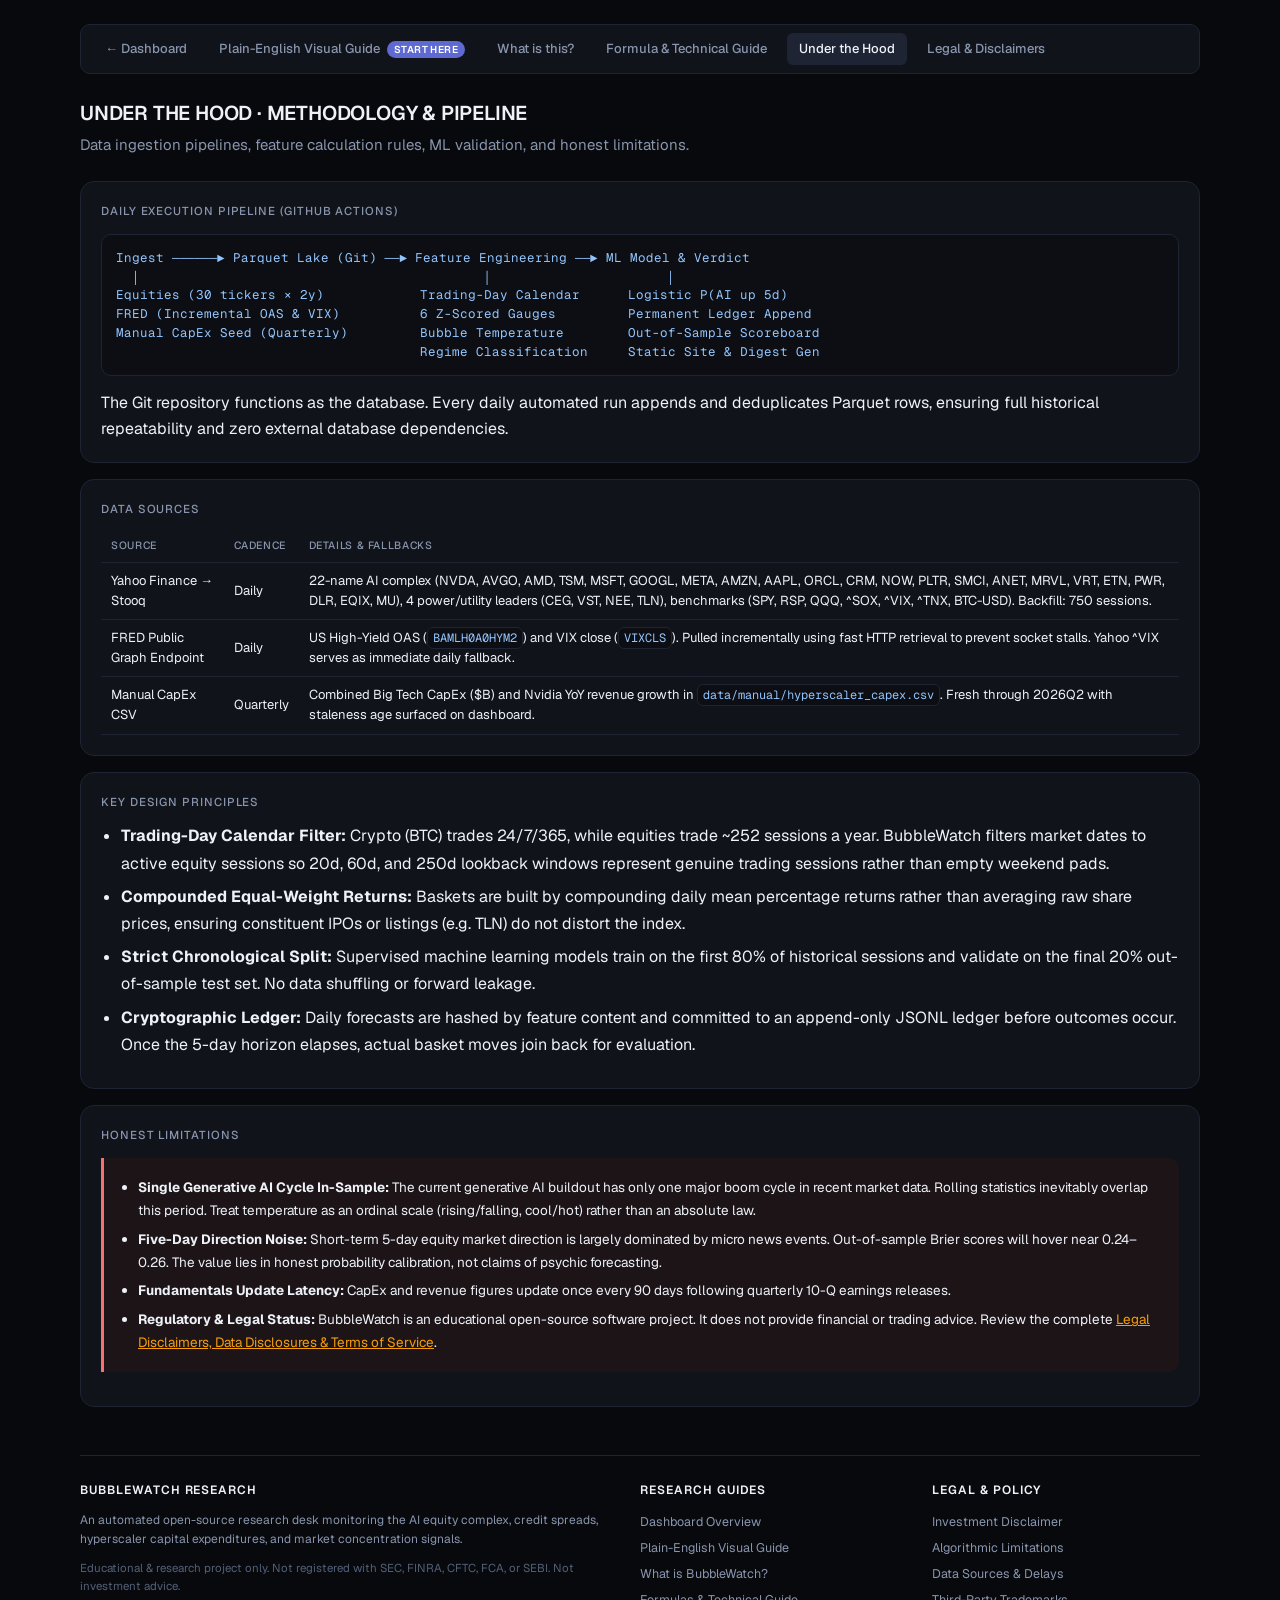
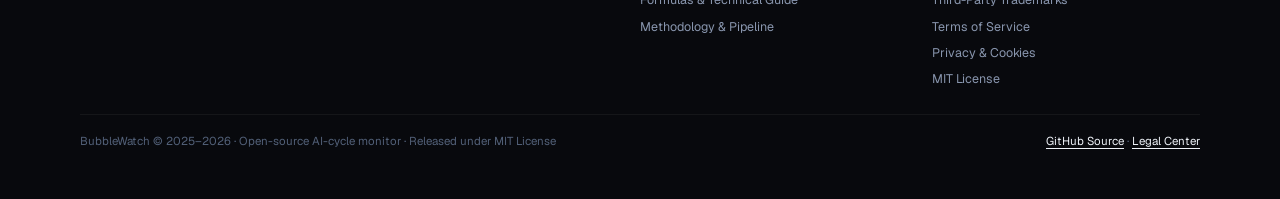
<file: web/method.html>
<!doctype html>
<html lang="en">
<head>
<meta charset="utf-8">
<meta name="viewport" content="width=device-width,initial-scale=1">
<title>BubbleWatch · Under the Hood</title>
<link rel="stylesheet" href="assets/style.css">
<style>
.note { border-left: 3px solid var(--primary); background: #121524; padding: 12px 16px; margin: 14px 0; border-radius: 0 var(--radius) var(--radius) 0; font-size: 13.5px; }
.warn { border-left-color: var(--danger); background: #1c1417; }
pre { background: var(--card-inner); border: 1px solid var(--line); border-radius: var(--radius); padding: 14px; overflow-x: auto; font-family: var(--font-mono); font-size: 12.5px; line-height: 1.5; color: #93c5fd; margin: 14px 0; }
code { background: var(--card-inner); border: 1px solid var(--line); padding: 2px 5px; border-radius: var(--radius-sm); font-size: 12px; color: #93c5fd; font-family: var(--font-mono); }
ul { margin: 10px 0 10px 20px; line-height: 1.7; }
li { margin: 6px 0; }
</style>
</head>
<body>
<div class="wrap">

<nav class="nav">
  <a href="index.html">← Dashboard</a>
  <a href="plain.html">Plain-English Visual Guide <span class="pill-new">Start Here</span></a>
  <a href="about.html">What is this?</a>
  <a href="guide.html">Formula &amp; Technical Guide</a>
  <a class="here" href="method.html">Under the Hood</a>
  <a href="legal.html">Legal &amp; Disclaimers</a>
</nav>

<div style="margin-bottom:24px;">
  <h1>UNDER THE HOOD · METHODOLOGY &amp; PIPELINE</h1>
  <p class="dim" style="font-size:15px; margin-top:4px;">Data ingestion pipelines, feature calculation rules, ML validation, and honest limitations.</p>
</div>

<div class="card">
  <h2>Daily Execution Pipeline (GitHub Actions)</h2>
  <pre>Ingest ──────► Parquet Lake (Git) ──► Feature Engineering ──► ML Model &amp; Verdict
  │                                           │                      │
Equities (30 tickers × 2y)            Trading-Day Calendar      Logistic P(AI up 5d)
FRED (Incremental OAS &amp; VIX)          6 Z-Scored Gauges         Permanent Ledger Append
Manual CapEx Seed (Quarterly)         Bubble Temperature        Out-of-Sample Scoreboard
                                      Regime Classification     Static Site &amp; Digest Gen</pre>
  <p style="margin-top:10px;">The Git repository functions as the database. Every daily automated run appends and deduplicates Parquet rows, ensuring full historical repeatability and zero external database dependencies.</p>
</div>

<div class="card">
  <h2>Data Sources</h2>
  <table>
    <thead><tr><th>Source</th><th>Cadence</th><th>Details &amp; Fallbacks</th></tr></thead>
    <tbody>
      <tr>
        <td>Yahoo Finance → Stooq</td>
        <td>Daily</td>
        <td>22-name AI complex (NVDA, AVGO, AMD, TSM, MSFT, GOOGL, META, AMZN, AAPL, ORCL, CRM, NOW, PLTR, SMCI, ANET, MRVL, VRT, ETN, PWR, DLR, EQIX, MU), 4 power/utility leaders (CEG, VST, NEE, TLN), benchmarks (SPY, RSP, QQQ, ^SOX, ^VIX, ^TNX, BTC-USD). Backfill: 750 sessions.</td>
      </tr>
      <tr>
        <td>FRED Public Graph Endpoint</td>
        <td>Daily</td>
        <td>US High-Yield OAS (<code>BAMLH0A0HYM2</code>) and VIX close (<code>VIXCLS</code>). Pulled incrementally using fast HTTP retrieval to prevent socket stalls. Yahoo ^VIX serves as immediate daily fallback.</td>
      </tr>
      <tr>
        <td>Manual CapEx CSV</td>
        <td>Quarterly</td>
        <td>Combined Big Tech CapEx ($B) and Nvidia YoY revenue growth in <code>data/manual/hyperscaler_capex.csv</code>. Fresh through 2026Q2 with staleness age surfaced on dashboard.</td>
      </tr>
    </tbody>
  </table>
</div>

<div class="card">
  <h2>Key Design Principles</h2>
  <ul>
    <li><b>Trading-Day Calendar Filter:</b> Crypto (BTC) trades 24/7/365, while equities trade ~252 sessions a year. BubbleWatch filters market dates to active equity sessions so 20d, 60d, and 250d lookback windows represent genuine trading sessions rather than empty weekend pads.</li>
    <li><b>Compounded Equal-Weight Returns:</b> Baskets are built by compounding daily mean percentage returns rather than averaging raw share prices, ensuring constituent IPOs or listings (e.g. TLN) do not distort the index.</li>
    <li><b>Strict Chronological Split:</b> Supervised machine learning models train on the first 80% of historical sessions and validate on the final 20% out-of-sample test set. No data shuffling or forward leakage.</li>
    <li><b>Cryptographic Ledger:</b> Daily forecasts are hashed by feature content and committed to an append-only JSONL ledger before outcomes occur. Once the 5-day horizon elapses, actual basket moves join back for evaluation.</li>
  </ul>
</div>

<div class="card">
  <h2>Honest Limitations</h2>
  <div class="note warn">
    <ul style="margin:4px 0 4px 18px;">
      <li><b>Single Generative AI Cycle In-Sample:</b> The current generative AI buildout has only one major boom cycle in recent market data. Rolling statistics inevitably overlap this period. Treat temperature as an ordinal scale (rising/falling, cool/hot) rather than an absolute law.</li>
      <li><b>Five-Day Direction Noise:</b> Short-term 5-day equity market direction is largely dominated by micro news events. Out-of-sample Brier scores will hover near 0.24–0.26. The value lies in honest probability calibration, not claims of psychic forecasting.</li>
      <li><b>Fundamentals Update Latency:</b> CapEx and revenue figures update once every 90 days following quarterly 10-Q earnings releases.</li>
      <li><b>Regulatory &amp; Legal Status:</b> BubbleWatch is an educational open-source software project. It does not provide financial or trading advice. Review the complete <a href="legal.html" style="color:var(--warn); text-decoration:underline;">Legal Disclaimers, Data Disclosures &amp; Terms of Service</a>.</li>
    </ul>
  </div>
</div>

<footer>
  <div class="footer-grid">
    <div class="footer-col">
      <h3>BubbleWatch Research</h3>
      <p style="font-size:12px; color:var(--dim); margin-bottom:10px;">
        An automated open-source research desk monitoring the AI equity complex, credit spreads, hyperscaler capital expenditures, and market concentration signals.
      </p>
      <p style="font-size:11.5px; color:var(--faint);">
        Educational &amp; research project only. Not registered with SEC, FINRA, CFTC, FCA, or SEBI. Not investment advice.
      </p>
    </div>
    <div class="footer-col">
      <h3>Research Guides</h3>
      <ul>
        <li><a href="index.html">Dashboard Overview</a></li>
        <li><a href="plain.html">Plain-English Visual Guide</a></li>
        <li><a href="about.html">What is BubbleWatch?</a></li>
        <li><a href="guide.html">Formulas &amp; Technical Guide</a></li>
        <li><a href="method.html">Methodology &amp; Pipeline</a></li>
      </ul>
    </div>
    <div class="footer-col">
      <h3>Legal &amp; Policy</h3>
      <ul>
        <li><a href="legal.html#disclaimer">Investment Disclaimer</a></li>
        <li><a href="legal.html#models">Algorithmic Limitations</a></li>
        <li><a href="legal.html#data">Data Sources &amp; Delays</a></li>
        <li><a href="legal.html#trademarks">Third-Party Trademarks</a></li>
        <li><a href="legal.html#terms">Terms of Service</a></li>
        <li><a href="legal.html#privacy">Privacy &amp; Cookies</a></li>
        <li><a href="legal.html#license">MIT License</a></li>
      </ul>
    </div>
  </div>
  <div class="footer-bottom">
    <div>
      BubbleWatch © 2025–2026 · Open-source AI-cycle monitor · Released under MIT License
    </div>
    <div>
      <a href="https://github.com/TanishkBansode/bubblewatch" target="_blank" rel="noopener">GitHub Source</a> · 
      <a href="legal.html">Legal Center</a>
    </div>
  </div>
</footer>

</div>
</body>
</html>
</file>
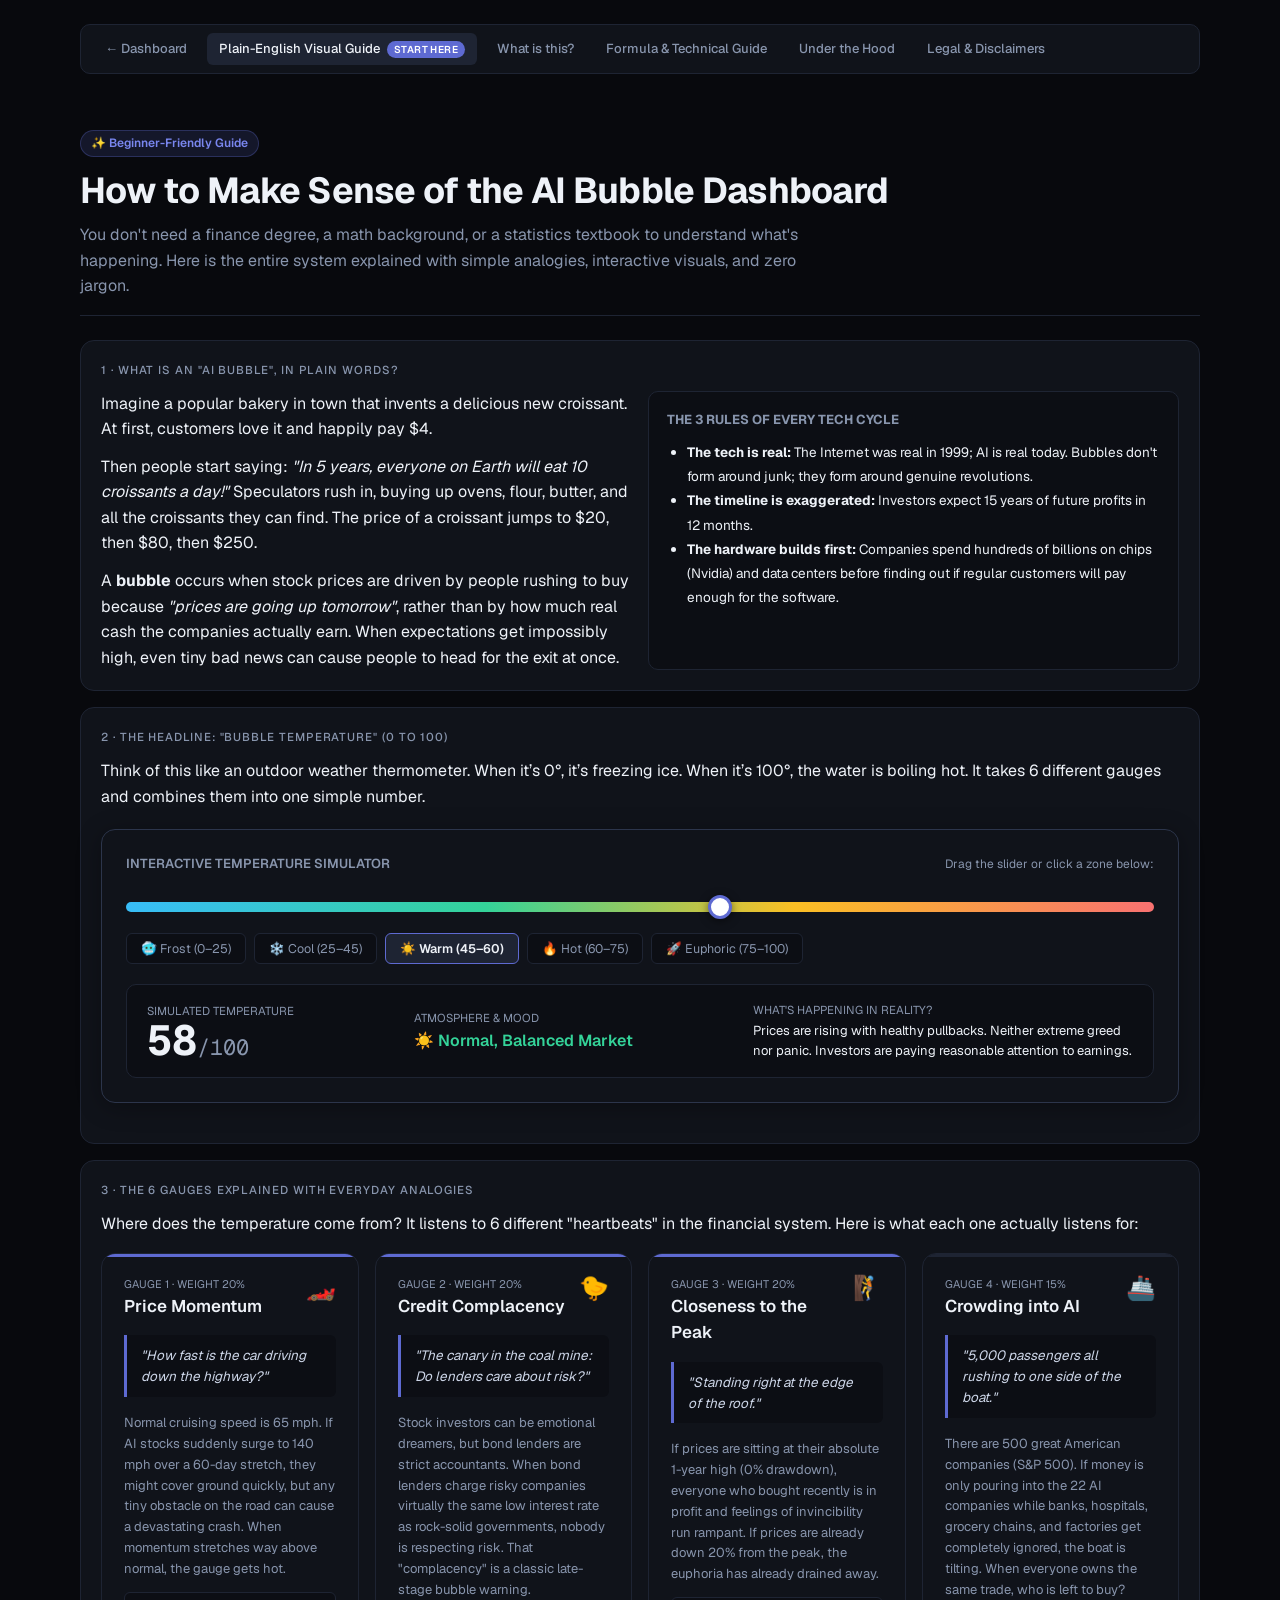
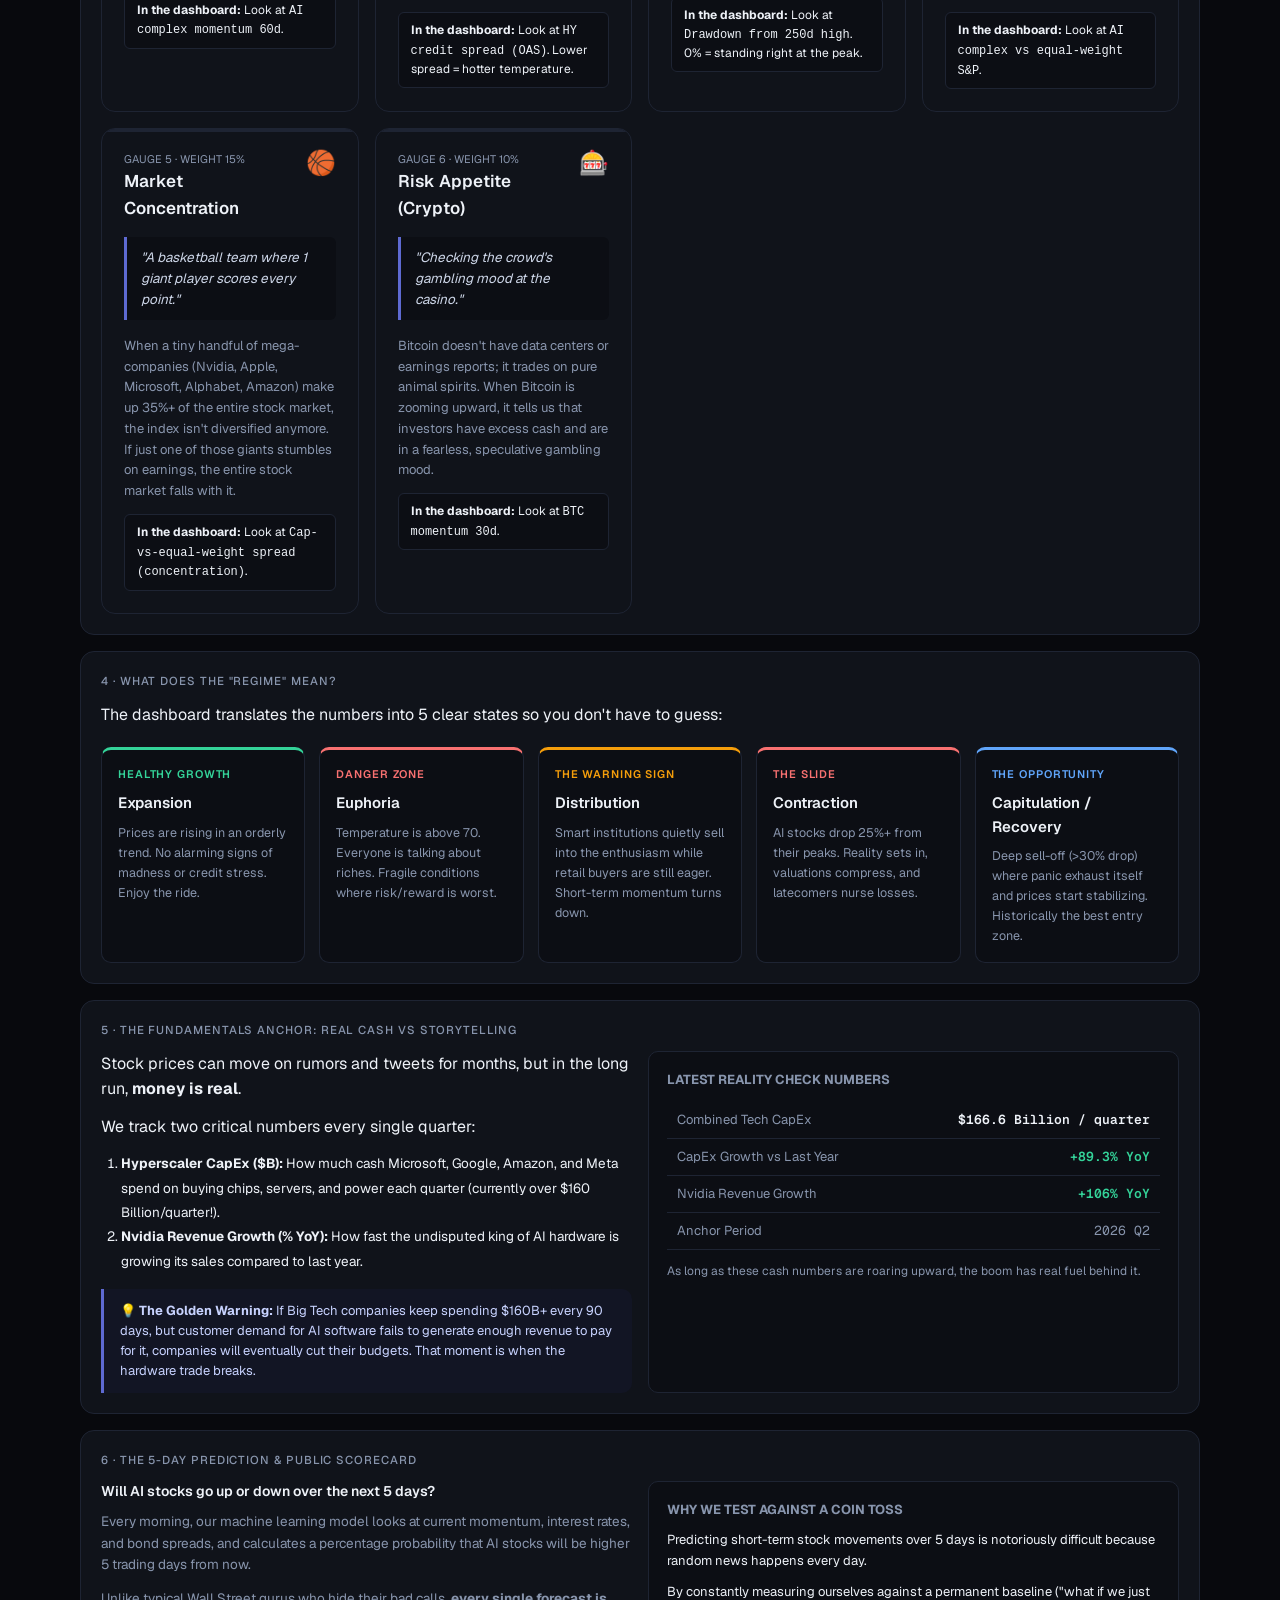
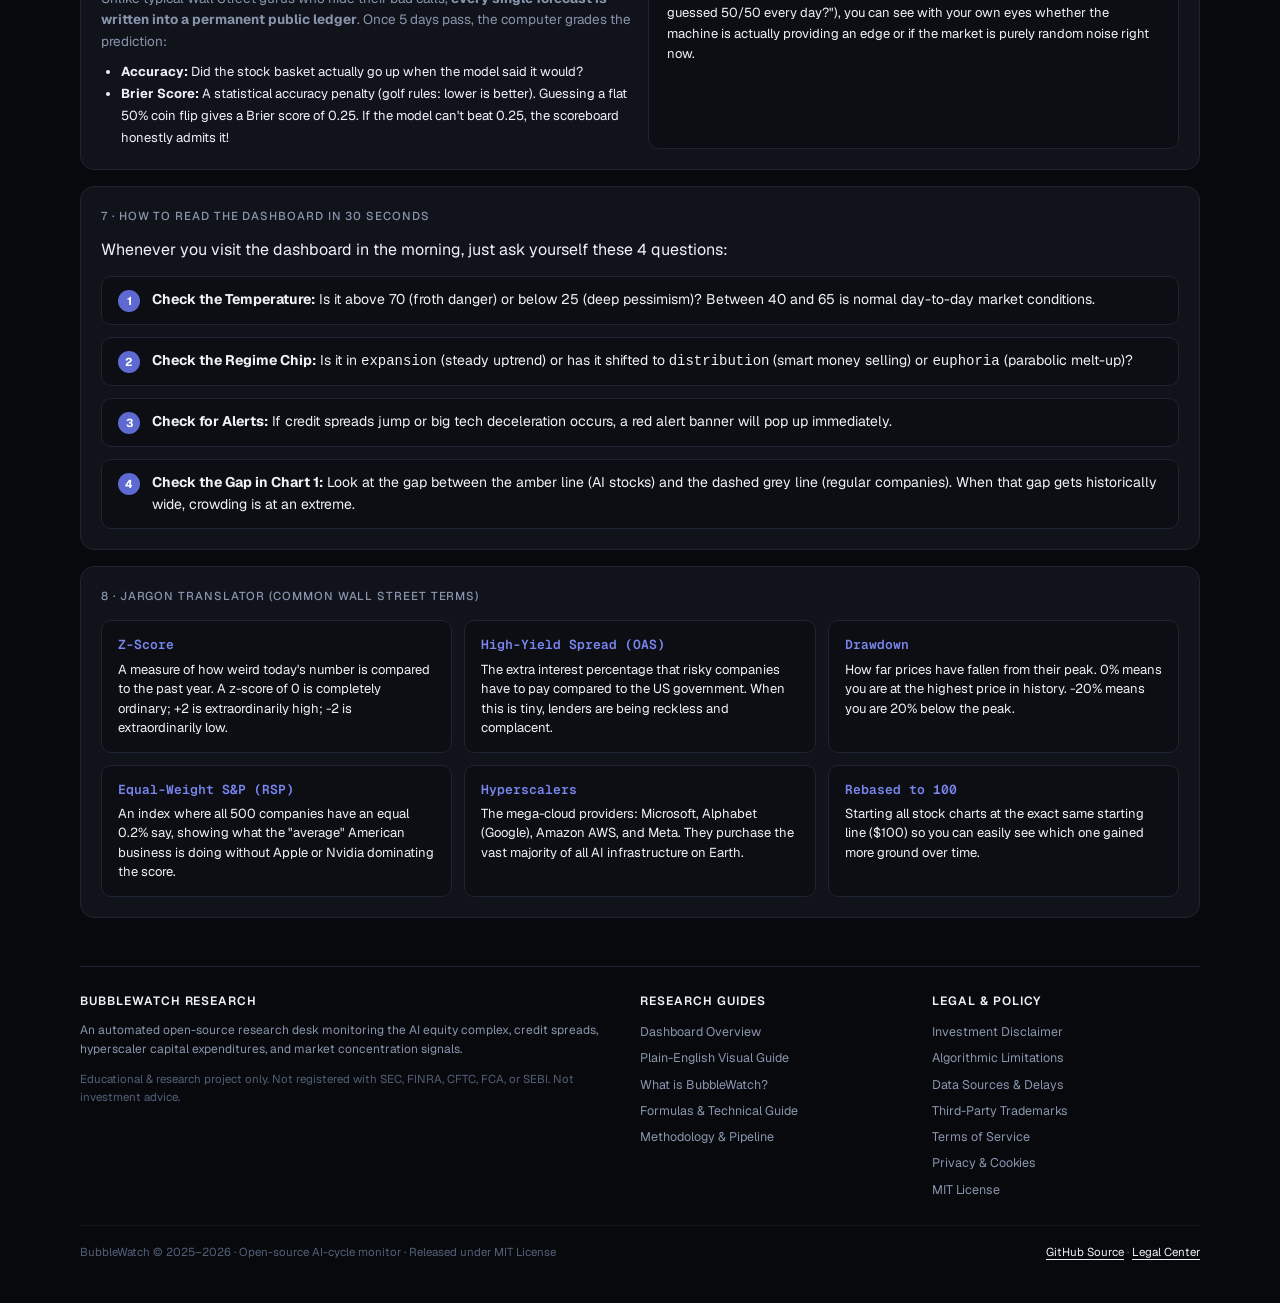
<file: web/plain.html>
<!doctype html>
<html lang="en">
<head>
<meta charset="utf-8">
<meta name="viewport" content="width=device-width,initial-scale=1">
<title>BubbleWatch · The Plain-English Visual Guide</title>
<link rel="stylesheet" href="assets/style.css">
<style>
/* Guide-specific styles */
.hero {
  padding: 32px 0 16px;
  border-bottom: 1px solid var(--line);
  margin-bottom: 24px;
}
.hero h1 {
  font-size: clamp(26px, 4vw, 36px);
  line-height: 1.2;
  margin-bottom: 10px;
  font-weight: 700;
  letter-spacing: -0.02em;
}
.hero p {
  font-size: 16px;
  color: var(--dim);
  max-width: 68ch;
}
.badge-friendly {
  display: inline-flex;
  align-items: center;
  gap: 6px;
  background: rgba(94, 106, 210, 0.15);
  color: var(--primary-hover);
  border: 1px solid rgba(94, 106, 210, 0.3);
  padding: 3px 10px;
  border-radius: 999px;
  font-size: 12px;
  font-weight: 600;
  margin-bottom: 12px;
}

/* Interactive Simulator */
.sim-box {
  background: var(--card);
  border: 1px solid var(--line-strong);
  border-radius: var(--radius-lg);
  padding: 24px;
  margin: 20px 0;
  box-shadow: 0 4px 24px rgba(0,0,0,0.3);
}
.sim-controls {
  margin: 20px 0;
}
.sim-slider {
  width: 100%;
  height: 10px;
  border-radius: 5px;
  outline: none;
  background: linear-gradient(90deg, #38bdf8 0%, #34d399 35%, #fbbf24 65%, #f87171 100%);
  -webkit-appearance: none;
  cursor: pointer;
}
.sim-slider::-webkit-slider-thumb {
  -webkit-appearance: none;
  width: 24px;
  height: 24px;
  border-radius: 50%;
  background: #ffffff;
  border: 3px solid var(--primary);
  box-shadow: 0 2px 8px rgba(0,0,0,0.5);
  cursor: pointer;
  transition: transform 0.1s ease;
}
.sim-slider::-webkit-slider-thumb:hover {
  transform: scale(1.15);
}
.band-buttons {
  display: flex;
  flex-wrap: wrap;
  gap: 8px;
  margin-top: 14px;
}
.band-btn {
  background: var(--card-inner);
  border: 1px solid var(--line);
  color: var(--dim);
  padding: 6px 14px;
  border-radius: var(--radius-sm);
  font-size: 12.5px;
  cursor: pointer;
  font-family: inherit;
  transition: all 0.15s ease;
}
.band-btn:hover {
  color: var(--fg);
  border-color: var(--dim);
}
.band-btn.active {
  background: var(--line);
  color: var(--fg);
  border-color: var(--primary);
  font-weight: 600;
}
.sim-display {
  display: flex;
  align-items: center;
  justify-content: space-between;
  background: var(--card-inner);
  border: 1px solid var(--line);
  padding: 16px 20px;
  border-radius: var(--radius);
  margin-top: 16px;
  flex-wrap: wrap;
  gap: 12px;
}
.sim-val {
  font-size: 42px;
  font-weight: 700;
  font-family: var(--font-mono);
  line-height: 1;
}

/* Analogy Cards */
.gauge-card {
  background: var(--card);
  border: 1px solid var(--line);
  border-radius: var(--radius-lg);
  padding: 22px;
  display: flex;
  flex-direction: column;
  gap: 12px;
  position: relative;
  overflow: hidden;
}
.gauge-card::before {
  content: '';
  position: absolute;
  top: 0;
  left: 0;
  right: 0;
  height: 3px;
  background: var(--line);
}
.gauge-card.highlight::before {
  background: var(--primary);
}
.gauge-header {
  display: flex;
  align-items: flex-start;
  justify-content: space-between;
  gap: 10px;
}
.gauge-title {
  font-size: 17px;
  font-weight: 600;
  color: var(--fg);
}
.gauge-icon {
  font-size: 24px;
  line-height: 1;
}
.analogy-quote {
  background: var(--card-inner);
  border-left: 3px solid var(--primary);
  padding: 10px 14px;
  border-radius: 0 var(--radius-sm) var(--radius-sm) 0;
  font-size: 13.5px;
  color: #cdd6e8;
  font-style: italic;
  margin: 4px 0;
}

/* Timeline / Stages */
.timeline {
  display: grid;
  grid-template-columns: repeat(auto-fit, minmax(200px, 1fr));
  gap: 14px;
  margin-top: 20px;
}
.stage-card {
  background: var(--card-inner);
  border: 1px solid var(--line);
  border-radius: var(--radius);
  padding: 16px;
  display: flex;
  flex-direction: column;
  gap: 8px;
}
.stage-num {
  font-size: 11px;
  text-transform: uppercase;
  letter-spacing: 0.08em;
  font-weight: 600;
}
.stage-title {
  font-size: 15px;
  font-weight: 600;
}

/* Jargon Buster Grid */
.jargon-grid {
  display: grid;
  grid-template-columns: repeat(auto-fit, minmax(280px, 1fr));
  gap: 12px;
  margin-top: 16px;
}
.jargon-item {
  background: var(--card-inner);
  border: 1px solid var(--line);
  padding: 14px 16px;
  border-radius: var(--radius);
}
.jargon-term {
  font-family: var(--font-mono);
  font-size: 13px;
  color: var(--primary-hover);
  font-weight: 600;
  margin-bottom: 4px;
}
.jargon-def {
  font-size: 13px;
  color: var(--fg);
  line-height: 1.5;
}

/* 30-Second Checklist */
.checklist {
  list-style: none;
  display: flex;
  flex-direction: column;
  gap: 12px;
  margin-top: 14px;
}
.checklist li {
  display: flex;
  align-items: flex-start;
  gap: 12px;
  font-size: 14px;
  background: var(--card-inner);
  border: 1px solid var(--line);
  padding: 12px 16px;
  border-radius: var(--radius);
}
.check-num {
  background: var(--primary);
  color: #fff;
  width: 22px;
  height: 22px;
  border-radius: 50%;
  display: flex;
  align-items: center;
  justify-content: center;
  font-size: 11.5px;
  font-weight: 700;
  flex-shrink: 0;
  margin-top: 1px;
}
</style>
</head>
<body>
<div class="wrap">

<nav class="nav">
  <a href="index.html">← Dashboard</a>
  <a class="here" href="plain.html">Plain-English Visual Guide <span class="pill-new">Start Here</span></a>
  <a href="about.html">What is this?</a>
  <a href="guide.html">Formula &amp; Technical Guide</a>
  <a href="method.html">Under the Hood</a>
  <a href="legal.html">Legal &amp; Disclaimers</a>
</nav>

<header class="hero">
  <div class="badge-friendly">✨ Beginner-Friendly Guide</div>
  <h1>How to Make Sense of the AI Bubble Dashboard</h1>
  <p>You don't need a finance degree, a math background, or a statistics textbook to understand what's happening. Here is the entire system explained with simple analogies, interactive visuals, and zero jargon.</p>
</header>

<!-- Section 1: The Core Concept -->
<section class="card">
  <h2>1 · What is an "AI Bubble", in plain words?</h2>
  <div class="grid-2">
    <div>
      <p style="margin-bottom: 12px;">Imagine a popular bakery in town that invents a delicious new croissant. At first, customers love it and happily pay $4.</p>
      <p style="margin-bottom: 12px;">Then people start saying: <em>"In 5 years, everyone on Earth will eat 10 croissants a day!"</em> Speculators rush in, buying up ovens, flour, butter, and all the croissants they can find. The price of a croissant jumps to $20, then $80, then $250.</p>
      <p>A <strong>bubble</strong> occurs when stock prices are driven by people rushing to buy because <em>"prices are going up tomorrow"</em>, rather than by how much real cash the companies actually earn. When expectations get impossibly high, even tiny bad news can cause people to head for the exit at once.</p>
    </div>
    <div style="background: var(--card-inner); border: 1px solid var(--line); border-radius: var(--radius); padding: 18px;">
      <h3 style="font-size: 13px; text-transform: uppercase; color: var(--dim); margin-bottom: 10px;">The 3 Rules of Every Tech Cycle</h3>
      <ul style="padding-left: 20px; font-size: 13.5px; line-height: 1.8; color: var(--fg);">
        <li><strong>The tech is real:</strong> The Internet was real in 1999; AI is real today. Bubbles don't form around junk; they form around genuine revolutions.</li>
        <li><strong>The timeline is exaggerated:</strong> Investors expect 15 years of future profits in 12 months.</li>
        <li><strong>The hardware builds first:</strong> Companies spend hundreds of billions on chips (Nvidia) and data centers before finding out if regular customers will pay enough for the software.</li>
      </ul>
    </div>
  </div>
</section>

<!-- Section 2: Interactive Temperature Simulator -->
<section class="card">
  <h2>2 · The Headline: "Bubble Temperature" (0 to 100)</h2>
  <p>Think of this like an outdoor weather thermometer. When it’s 0°, it’s freezing ice. When it’s 100°, the water is boiling hot. It takes 6 different gauges and combines them into one simple number.</p>

  <div class="sim-box">
    <div style="display:flex; justify-content:space-between; align-items:center;">
      <span style="font-size:13px; font-weight:600; color:var(--dim);">INTERACTIVE TEMPERATURE SIMULATOR</span>
      <span class="dim" style="font-size:12px;">Drag the slider or click a zone below:</span>
    </div>

    <div class="sim-controls">
      <input type="range" min="0" max="100" value="58" id="simSlider" class="sim-slider" aria-label="Bubble Temperature Slider">
      <div class="band-buttons" role="group" aria-label="Temperature Bands">
        <button class="band-btn" onclick="setSim(15)">🥶 Frost (0–25)</button>
        <button class="band-btn" onclick="setSim(35)">❄️ Cool (25–45)</button>
        <button class="band-btn active" onclick="setSim(58)">☀️ Warm (45–60)</button>
        <button class="band-btn" onclick="setSim(68)">🔥 Hot (60–75)</button>
        <button class="band-btn" onclick="setSim(88)">🚀 Euphoric (75–100)</button>
      </div>
    </div>

    <div class="sim-display">
      <div>
        <div class="dim" style="font-size:11.5px; text-transform:uppercase;">Simulated Temperature</div>
        <div class="sim-val" id="simVal">58<span style="font-size:22px; color:var(--dim); font-weight:400;">/100</span></div>
      </div>
      <div>
        <div class="dim" style="font-size:11.5px; text-transform:uppercase;">Atmosphere & Mood</div>
        <div id="simMood" style="font-size:16px; font-weight:600; color:var(--up); margin-top:2px;">☀️ Normal, Balanced Market</div>
      </div>
      <div style="max-width:380px;">
        <div class="dim" style="font-size:11.5px; text-transform:uppercase;">What's Happening in Reality?</div>
        <div id="simDesc" style="font-size:13px; color:var(--fg); margin-top:2px;">Prices are rising with healthy pullbacks. Neither extreme greed nor panic. Investors are paying reasonable attention to earnings.</div>
      </div>
    </div>
  </div>
</section>

<!-- Section 3: The 6 Gauges in Plain English -->
<section class="card">
  <h2>3 · The 6 Gauges Explained with Everyday Analogies</h2>
  <p>Where does the temperature come from? It listens to 6 different "heartbeats" in the financial system. Here is what each one actually listens for:</p>

  <div class="grid">
    <!-- Gauge 1 -->
    <div class="gauge-card highlight">
      <div class="gauge-header">
        <div>
          <div class="dim" style="font-size:11px; text-transform:uppercase;">Gauge 1 · Weight 20%</div>
          <div class="gauge-title">Price Momentum</div>
        </div>
        <div class="gauge-icon">🏎️</div>
      </div>
      <div class="analogy-quote">"How fast is the car driving down the highway?"</div>
      <p style="font-size:13px; color:var(--dim);">
        Normal cruising speed is 65 mph. If AI stocks suddenly surge to 140 mph over a 60-day stretch, they might cover ground quickly, but any tiny obstacle on the road can cause a devastating crash. When momentum stretches way above normal, the gauge gets hot.
      </p>
      <div style="font-size:12px; color:var(--fg); background:var(--card-inner); padding:8px 12px; border-radius:var(--radius-sm); border:1px solid var(--line);">
        <strong>In the dashboard:</strong> Look at <code>AI complex momentum 60d</code>.
      </div>
    </div>

    <!-- Gauge 2 -->
    <div class="gauge-card highlight">
      <div class="gauge-header">
        <div>
          <div class="dim" style="font-size:11px; text-transform:uppercase;">Gauge 2 · Weight 20%</div>
          <div class="gauge-title">Credit Complacency</div>
        </div>
        <div class="gauge-icon">🐤</div>
      </div>
      <div class="analogy-quote">"The canary in the coal mine: Do lenders care about risk?"</div>
      <p style="font-size:13px; color:var(--dim);">
        Stock investors can be emotional dreamers, but bond lenders are strict accountants. When bond lenders charge risky companies virtually the same low interest rate as rock-solid governments, nobody is respecting risk. That "complacency" is a classic late-stage bubble warning.
      </p>
      <div style="font-size:12px; color:var(--fg); background:var(--card-inner); padding:8px 12px; border-radius:var(--radius-sm); border:1px solid var(--line);">
        <strong>In the dashboard:</strong> Look at <code>HY credit spread (OAS)</code>. Lower spread = hotter temperature.
      </div>
    </div>

    <!-- Gauge 3 -->
    <div class="gauge-card highlight">
      <div class="gauge-header">
        <div>
          <div class="dim" style="font-size:11px; text-transform:uppercase;">Gauge 3 · Weight 20%</div>
          <div class="gauge-title">Closeness to the Peak</div>
        </div>
        <div class="gauge-icon">🧗</div>
      </div>
      <div class="analogy-quote">"Standing right at the edge of the roof."</div>
      <p style="font-size:13px; color:var(--dim);">
        If prices are sitting at their absolute 1-year high (0% drawdown), everyone who bought recently is in profit and feelings of invincibility run rampant. If prices are already down 20% from the peak, the euphoria has already drained away.
      </p>
      <div style="font-size:12px; color:var(--fg); background:var(--card-inner); padding:8px 12px; border-radius:var(--radius-sm); border:1px solid var(--line);">
        <strong>In the dashboard:</strong> Look at <code>Drawdown from 250d high</code>. 0% = standing right at the peak.
      </div>
    </div>

    <!-- Gauge 4 -->
    <div class="gauge-card">
      <div class="gauge-header">
        <div>
          <div class="dim" style="font-size:11px; text-transform:uppercase;">Gauge 4 · Weight 15%</div>
          <div class="gauge-title">Crowding into AI</div>
        </div>
        <div class="gauge-icon">🚢</div>
      </div>
      <div class="analogy-quote">"5,000 passengers all rushing to one side of the boat."</div>
      <p style="font-size:13px; color:var(--dim);">
        There are 500 great American companies (S&P 500). If money is only pouring into the 22 AI companies while banks, hospitals, grocery chains, and factories get completely ignored, the boat is tilting. When everyone owns the same trade, who is left to buy?
      </p>
      <div style="font-size:12px; color:var(--fg); background:var(--card-inner); padding:8px 12px; border-radius:var(--radius-sm); border:1px solid var(--line);">
        <strong>In the dashboard:</strong> Look at <code>AI complex vs equal-weight S&P</code>.
      </div>
    </div>

    <!-- Gauge 5 -->
    <div class="gauge-card">
      <div class="gauge-header">
        <div>
          <div class="dim" style="font-size:11px; text-transform:uppercase;">Gauge 5 · Weight 15%</div>
          <div class="gauge-title">Market Concentration</div>
        </div>
        <div class="gauge-icon">🏀</div>
      </div>
      <div class="analogy-quote">"A basketball team where 1 giant player scores every point."</div>
      <p style="font-size:13px; color:var(--dim);">
        When a tiny handful of mega-companies (Nvidia, Apple, Microsoft, Alphabet, Amazon) make up 35%+ of the entire stock market, the index isn't diversified anymore. If just one of those giants stumbles on earnings, the entire stock market falls with it.
      </p>
      <div style="font-size:12px; color:var(--fg); background:var(--card-inner); padding:8px 12px; border-radius:var(--radius-sm); border:1px solid var(--line);">
        <strong>In the dashboard:</strong> Look at <code>Cap-vs-equal-weight spread (concentration)</code>.
      </div>
    </div>

    <!-- Gauge 6 -->
    <div class="gauge-card">
      <div class="gauge-header">
        <div>
          <div class="dim" style="font-size:11px; text-transform:uppercase;">Gauge 6 · Weight 10%</div>
          <div class="gauge-title">Risk Appetite (Crypto)</div>
        </div>
        <div class="gauge-icon">🎰</div>
      </div>
      <div class="analogy-quote">"Checking the crowd's gambling mood at the casino."</div>
      <p style="font-size:13px; color:var(--dim);">
        Bitcoin doesn't have data centers or earnings reports; it trades on pure animal spirits. When Bitcoin is zooming upward, it tells us that investors have excess cash and are in a fearless, speculative gambling mood.
      </p>
      <div style="font-size:12px; color:var(--fg); background:var(--card-inner); padding:8px 12px; border-radius:var(--radius-sm); border:1px solid var(--line);">
        <strong>In the dashboard:</strong> Look at <code>BTC momentum 30d</code>.
      </div>
    </div>
  </div>
</section>

<!-- Section 4: Regimes Explained -->
<section class="card">
  <h2>4 · What Does the "Regime" Mean?</h2>
  <p>The dashboard translates the numbers into 5 clear states so you don't have to guess:</p>

  <div class="timeline">
    <div class="stage-card" style="border-top:3px solid var(--up);">
      <div class="stage-num" style="color:var(--up);">Healthy Growth</div>
      <div class="stage-title">Expansion</div>
      <p style="font-size:12.5px; color:var(--dim);">Prices are rising in an orderly trend. No alarming signs of madness or credit stress. Enjoy the ride.</p>
    </div>
    <div class="stage-card" style="border-top:3px solid var(--danger);">
      <div class="stage-num" style="color:var(--danger);">Danger Zone</div>
      <div class="stage-title">Euphoria</div>
      <p style="font-size:12.5px; color:var(--dim);">Temperature is above 70. Everyone is talking about riches. Fragile conditions where risk/reward is worst.</p>
    </div>
    <div class="stage-card" style="border-top:3px solid var(--warn);">
      <div class="stage-num" style="color:var(--warn);">The Warning Sign</div>
      <div class="stage-title">Distribution</div>
      <p style="font-size:12.5px; color:var(--dim);">Smart institutions quietly sell into the enthusiasm while retail buyers are still eager. Short-term momentum turns down.</p>
    </div>
    <div class="stage-card" style="border-top:3px solid #f87171;">
      <div class="stage-num" style="color:#f87171;">The Slide</div>
      <div class="stage-title">Contraction</div>
      <p style="font-size:12.5px; color:var(--dim);">AI stocks drop 25%+ from their peaks. Reality sets in, valuations compress, and latecomers nurse losses.</p>
    </div>
    <div class="stage-card" style="border-top:3px solid var(--cold);">
      <div class="stage-num" style="color:var(--cold);">The Opportunity</div>
      <div class="stage-title">Capitulation / Recovery</div>
      <p style="font-size:12.5px; color:var(--dim);">Deep sell-off (>30% drop) where panic exhaust itself and prices start stabilizing. Historically the best entry zone.</p>
    </div>
  </div>
</section>

<!-- Section 5: The Reality Check (Fundamentals) -->
<section class="card">
  <h2>5 · The Fundamentals Anchor: Real Cash vs Storytelling</h2>
  <div class="grid-2">
    <div>
      <p style="margin-bottom:12px;">Stock prices can move on rumors and tweets for months, but in the long run, <strong>money is real</strong>.</p>
      <p style="margin-bottom:12px;">We track two critical numbers every single quarter:</p>
      <ol style="padding-left:20px; font-size:13.5px; line-height:1.8; color:var(--fg);">
        <li><strong>Hyperscaler CapEx ($B):</strong> How much cash Microsoft, Google, Amazon, and Meta spend on buying chips, servers, and power each quarter (currently over $160 Billion/quarter!).</li>
        <li><strong>Nvidia Revenue Growth (% YoY):</strong> How fast the undisputed king of AI hardware is growing its sales compared to last year.</li>
      </ol>
      <div class="alert-info" style="margin-top:16px;">
        💡 <strong>The Golden Warning:</strong> If Big Tech companies keep spending $160B+ every 90 days, but customer demand for AI software fails to generate enough revenue to pay for it, companies will eventually cut their budgets. That moment is when the hardware trade breaks.
      </div>
    </div>

    <div style="background:var(--card-inner); border:1px solid var(--line); border-radius:var(--radius); padding:18px;">
      <h3 style="font-size:13px; text-transform:uppercase; color:var(--dim); margin-bottom:12px;">Latest Reality Check Numbers</h3>
      <table style="font-size:13px;">
        <tr>
          <td style="color:var(--dim);">Combined Tech CapEx</td>
          <td class="num" style="font-weight:600; color:var(--fg);">$166.6 Billion / quarter</td>
        </tr>
        <tr>
          <td style="color:var(--dim);">CapEx Growth vs Last Year</td>
          <td class="num" style="font-weight:600; color:var(--up);">+89.3% YoY</td>
        </tr>
        <tr>
          <td style="color:var(--dim);">Nvidia Revenue Growth</td>
          <td class="num" style="font-weight:600; color:var(--up);">+106% YoY</td>
        </tr>
        <tr>
          <td style="color:var(--dim);">Anchor Period</td>
          <td class="num" style="color:var(--dim);">2026 Q2</td>
        </tr>
      </table>
      <p style="font-size:12px; color:var(--dim); margin-top:12px;">As long as these cash numbers are roaring upward, the boom has real fuel behind it.</p>
    </div>
  </div>
</section>

<!-- Section 6: The 5-Day Prediction & Public Scoreboard -->
<section class="card">
  <h2>6 · The 5-Day Prediction & Public Scorecard</h2>
  <div class="grid-2">
    <div>
      <h3 style="font-size:14px; font-weight:600; margin-bottom:8px;">Will AI stocks go up or down over the next 5 days?</h3>
      <p style="font-size:13.5px; color:var(--dim); margin-bottom:12px;">
        Every morning, our machine learning model looks at current momentum, interest rates, and bond spreads, and calculates a percentage probability that AI stocks will be higher 5 trading days from now.
      </p>
      <p style="font-size:13.5px; color:var(--dim);">
        Unlike typical Wall Street gurus who hide their bad calls, <strong>every single forecast is written into a permanent public ledger</strong>. Once 5 days pass, the computer grades the prediction:
      </p>
      <ul style="padding-left:20px; font-size:13px; line-height:1.7; color:var(--fg); margin-top:8px;">
        <li><strong>Accuracy:</strong> Did the stock basket actually go up when the model said it would?</li>
        <li><strong>Brier Score:</strong> A statistical accuracy penalty (golf rules: lower is better). Guessing a flat 50% coin flip gives a Brier score of 0.25. If the model can't beat 0.25, the scoreboard honestly admits it!</li>
      </ul>
    </div>
    <div style="background:var(--card-inner); border:1px solid var(--line); border-radius:var(--radius); padding:18px;">
      <h3 style="font-size:13px; text-transform:uppercase; color:var(--dim); margin-bottom:10px;">Why We Test Against A Coin Toss</h3>
      <p style="font-size:13px; color:var(--fg); line-height:1.6; margin-bottom:10px;">
        Predicting short-term stock movements over 5 days is notoriously difficult because random news happens every day.
      </p>
      <p style="font-size:13px; color:var(--fg); line-height:1.6;">
        By constantly measuring ourselves against a permanent baseline ("what if we just guessed 50/50 every day?"), you can see with your own eyes whether the machine is actually providing an edge or if the market is purely random noise right now.
      </p>
    </div>
  </div>
</section>

<!-- Section 7: Quick 30-Second Checklist -->
<section class="card">
  <h2>7 · How to Read the Dashboard in 30 Seconds</h2>
  <p>Whenever you visit the dashboard in the morning, just ask yourself these 4 questions:</p>
  <ul class="checklist">
    <li>
      <span class="check-num">1</span>
      <div>
        <strong>Check the Temperature:</strong> Is it above 70 (froth danger) or below 25 (deep pessimism)? Between 40 and 65 is normal day-to-day market conditions.
      </div>
    </li>
    <li>
      <span class="check-num">2</span>
      <div>
        <strong>Check the Regime Chip:</strong> Is it in <code>expansion</code> (steady uptrend) or has it shifted to <code>distribution</code> (smart money selling) or <code>euphoria</code> (parabolic melt-up)?
      </div>
    </li>
    <li>
      <span class="check-num">3</span>
      <div>
        <strong>Check for Alerts:</strong> If credit spreads jump or big tech deceleration occurs, a red alert banner will pop up immediately.
      </div>
    </li>
    <li>
      <span class="check-num">4</span>
      <div>
        <strong>Check the Gap in Chart 1:</strong> Look at the gap between the amber line (AI stocks) and the dashed grey line (regular companies). When that gap gets historically wide, crowding is at an extreme.
      </div>
    </li>
  </ul>
</section>

<!-- Section 8: Jargon Translator -->
<section class="card">
  <h2>8 · Jargon Translator (Common Wall Street Terms)</h2>
  <div class="jargon-grid">
    <div class="jargon-item">
      <div class="jargon-term">Z-Score</div>
      <div class="jargon-def">A measure of how weird today's number is compared to the past year. A z-score of 0 is completely ordinary; +2 is extraordinarily high; -2 is extraordinarily low.</div>
    </div>
    <div class="jargon-item">
      <div class="jargon-term">High-Yield Spread (OAS)</div>
      <div class="jargon-def">The extra interest percentage that risky companies have to pay compared to the US government. When this is tiny, lenders are being reckless and complacent.</div>
    </div>
    <div class="jargon-item">
      <div class="jargon-term">Drawdown</div>
      <div class="jargon-def">How far prices have fallen from their peak. 0% means you are at the highest price in history. -20% means you are 20% below the peak.</div>
    </div>
    <div class="jargon-item">
      <div class="jargon-term">Equal-Weight S&P (RSP)</div>
      <div class="jargon-def">An index where all 500 companies have an equal 0.2% say, showing what the "average" American business is doing without Apple or Nvidia dominating the score.</div>
    </div>
    <div class="jargon-item">
      <div class="jargon-term">Hyperscalers</div>
      <div class="jargon-def">The mega-cloud providers: Microsoft, Alphabet (Google), Amazon AWS, and Meta. They purchase the vast majority of all AI infrastructure on Earth.</div>
    </div>
    <div class="jargon-item">
      <div class="jargon-term">Rebased to 100</div>
      <div class="jargon-def">Starting all stock charts at the exact same starting line ($100) so you can easily see which one gained more ground over time.</div>
    </div>
  </div>
</section>

<footer>
  <div class="footer-grid">
    <div class="footer-col">
      <h3>BubbleWatch Research</h3>
      <p style="font-size:12px; color:var(--dim); margin-bottom:10px;">
        An automated open-source research desk monitoring the AI equity complex, credit spreads, hyperscaler capital expenditures, and market concentration signals.
      </p>
      <p style="font-size:11.5px; color:var(--faint);">
        Educational &amp; research project only. Not registered with SEC, FINRA, CFTC, FCA, or SEBI. Not investment advice.
      </p>
    </div>
    <div class="footer-col">
      <h3>Research Guides</h3>
      <ul>
        <li><a href="index.html">Dashboard Overview</a></li>
        <li><a href="plain.html">Plain-English Visual Guide</a></li>
        <li><a href="about.html">What is BubbleWatch?</a></li>
        <li><a href="guide.html">Formulas &amp; Technical Guide</a></li>
        <li><a href="method.html">Methodology &amp; Pipeline</a></li>
      </ul>
    </div>
    <div class="footer-col">
      <h3>Legal &amp; Policy</h3>
      <ul>
        <li><a href="legal.html#disclaimer">Investment Disclaimer</a></li>
        <li><a href="legal.html#models">Algorithmic Limitations</a></li>
        <li><a href="legal.html#data">Data Sources &amp; Delays</a></li>
        <li><a href="legal.html#trademarks">Third-Party Trademarks</a></li>
        <li><a href="legal.html#terms">Terms of Service</a></li>
        <li><a href="legal.html#privacy">Privacy &amp; Cookies</a></li>
        <li><a href="legal.html#license">MIT License</a></li>
      </ul>
    </div>
  </div>
  <div class="footer-bottom">
    <div>
      BubbleWatch © 2025–2026 · Open-source AI-cycle monitor · Released under MIT License
    </div>
    <div>
      <a href="https://github.com/TanishkBansode/bubblewatch" target="_blank" rel="noopener">GitHub Source</a> · 
      <a href="legal.html">Legal Center</a>
    </div>
  </div>
</footer>

</div>

<script>
const simSlider = document.getElementById("simSlider");
const simVal = document.getElementById("simVal");
const simMood = document.getElementById("simMood");
const simDesc = document.getElementById("simDesc");
const buttons = document.querySelectorAll(".band-btn");

const states = [
  { max: 25, label: "frost", mood: "🥶 Extreme Pessimism & Fear", color: "#60a5fa",
    desc: "AI is widely declared dead or a failure. Stocks have suffered steep losses. Valuation is depressed. Historically, this is where patient, long-term investors find deep bargains." },
  { max: 45, label: "cool", mood: "❄️ Cool & Skeptical", color: "#93c5fd",
    desc: "Investors are skeptical and cautious. Companies must prove their earnings. Growth is steady without speculative froth." },
  { max: 60, label: "warm", mood: "☀️ Normal, Balanced Market", color: "#34d399",
    desc: "Healthy day-to-day conditions. Prices rise with periodic pullbacks. Neither extreme greed nor panic is driving the tape." },
  { max: 75, label: "hot", mood: "🔥 Elevated Froth & Hype", color: "#fbbf24",
    desc: "The hype train is in full swing. Easy money talk everywhere. Valuations are stretched and market concentration is high. Time to tighten your seatbelt." },
  { max: 100, label: "euphoric", mood: "🚀 Euphoric Mania (Melt-Up)", color: "#f87171",
    desc: "Extreme greed. Speculators believe prices can never fall. Lenders charge almost no risk premium. Maximum fragility: the smallest pin can burst the balloon." }
];

function updateSim(val) {
  simSlider.value = val;
  simVal.innerHTML = Math.round(val) + '<span style="font-size:22px; color:var(--dim); font-weight:400;">/100</span>';
  const state = states.find(s => val <= s.max) || states[states.length - 1];
  simMood.textContent = state.mood;
  simMood.style.color = state.color;
  simDesc.textContent = state.desc;

  buttons.forEach(btn => {
    btn.classList.toggle("active", btn.textContent.toLowerCase().includes(state.label));
  });
}

function setSim(val) {
  updateSim(val);
}

simSlider.addEventListener("input", (e) => {
  updateSim(Number(e.target.value));
});
</script>
</body>
</html>
</file>
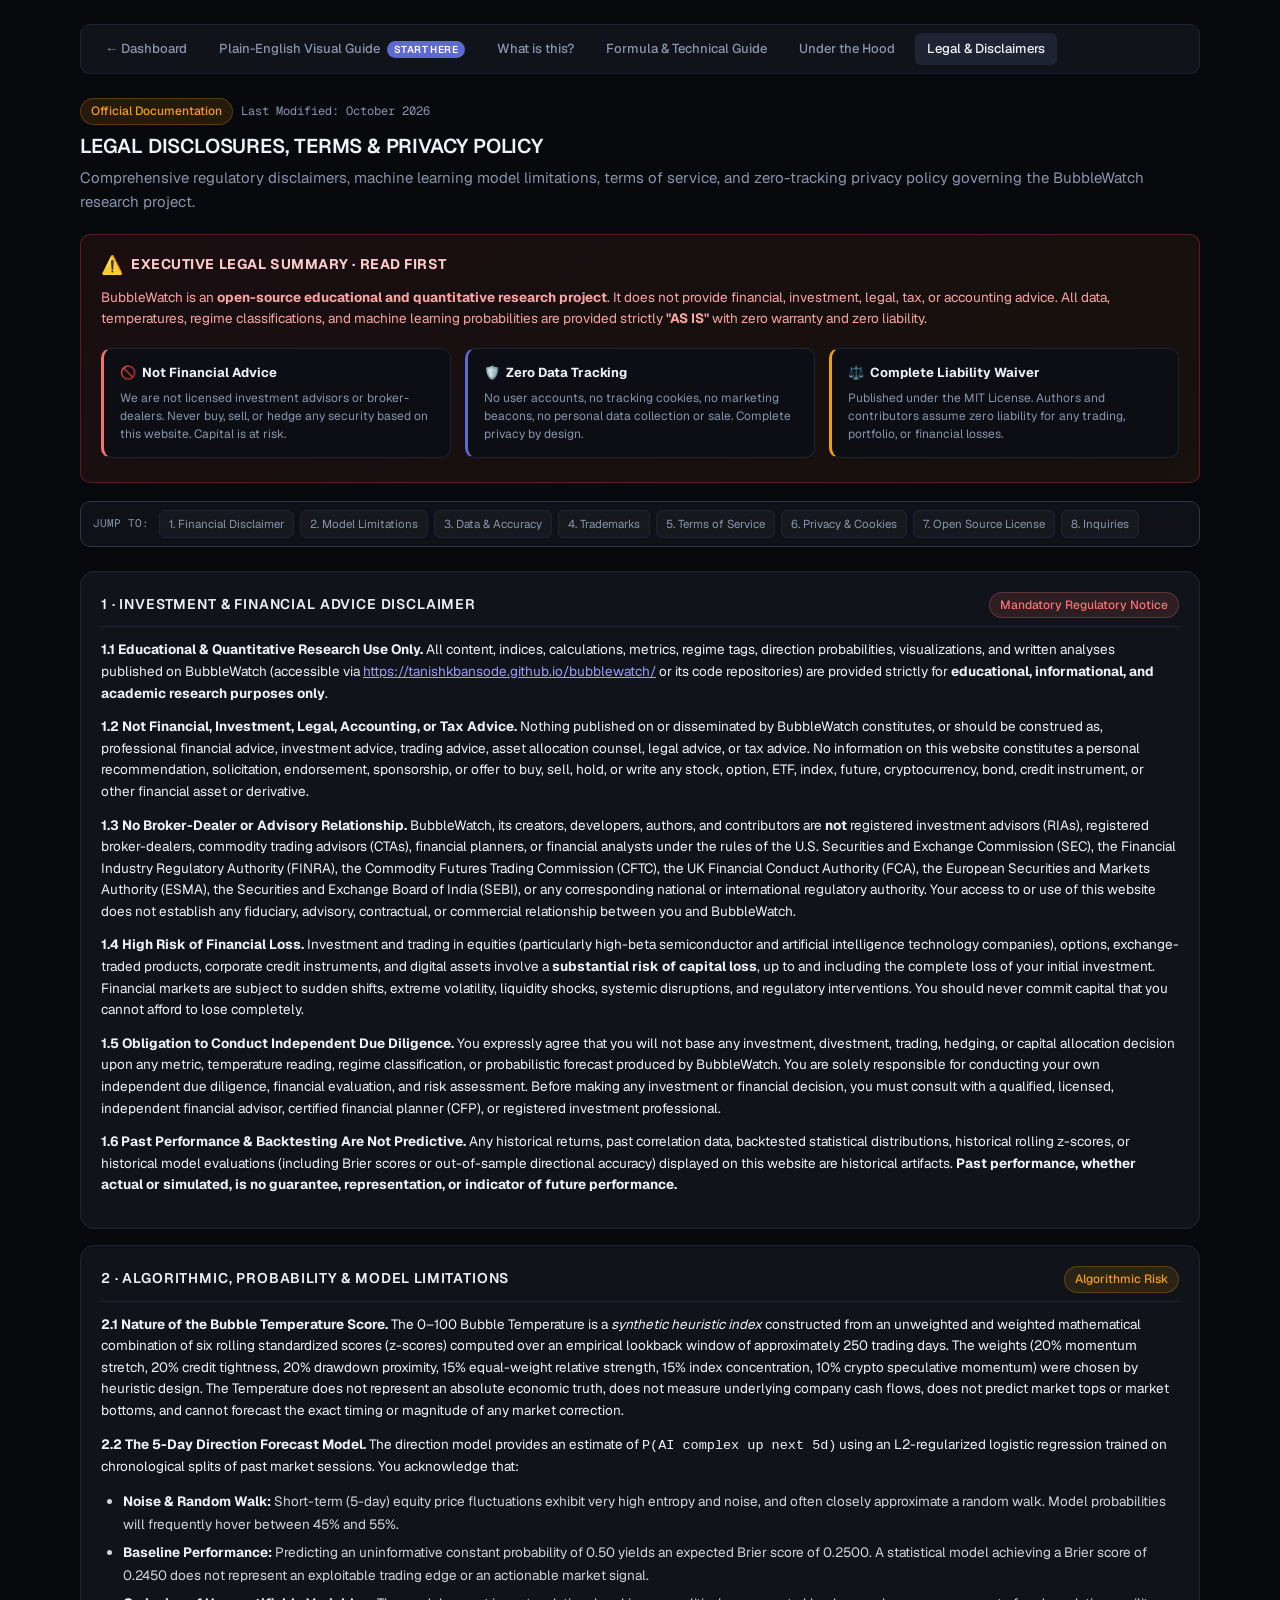
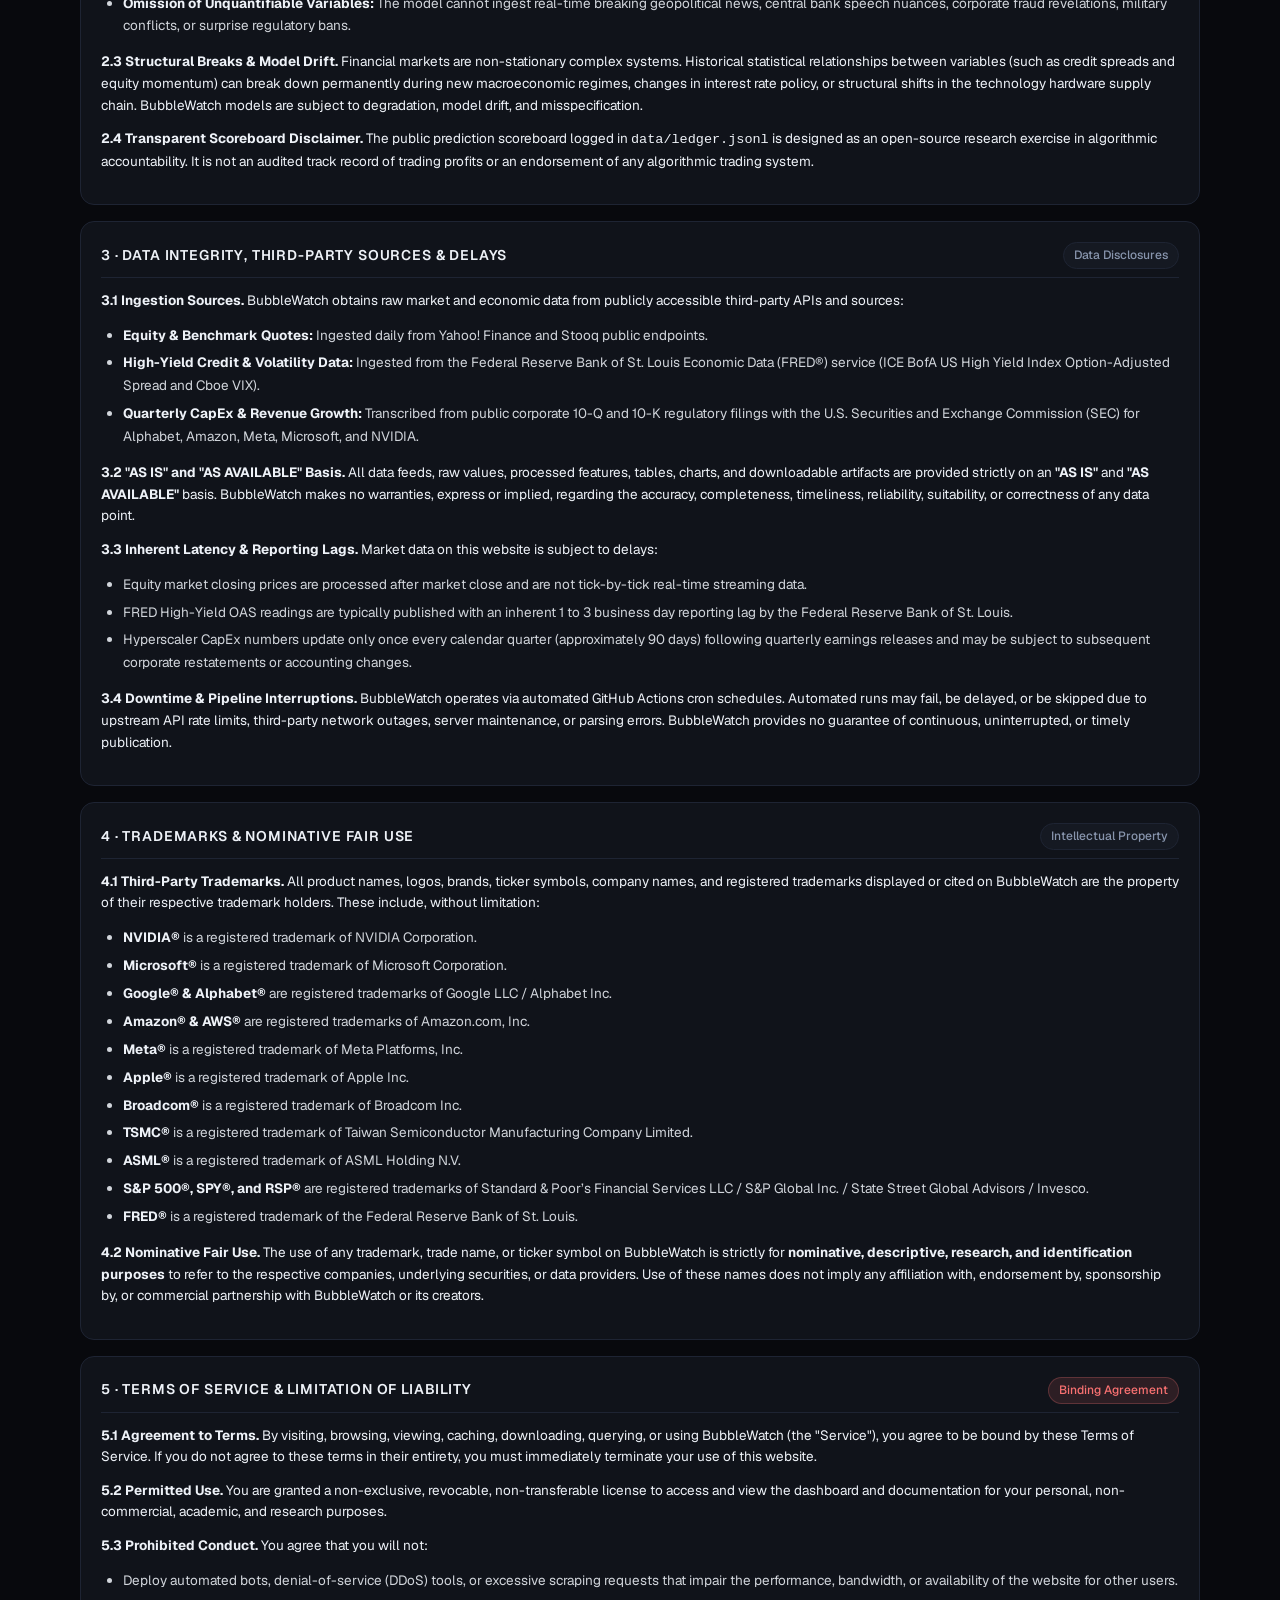
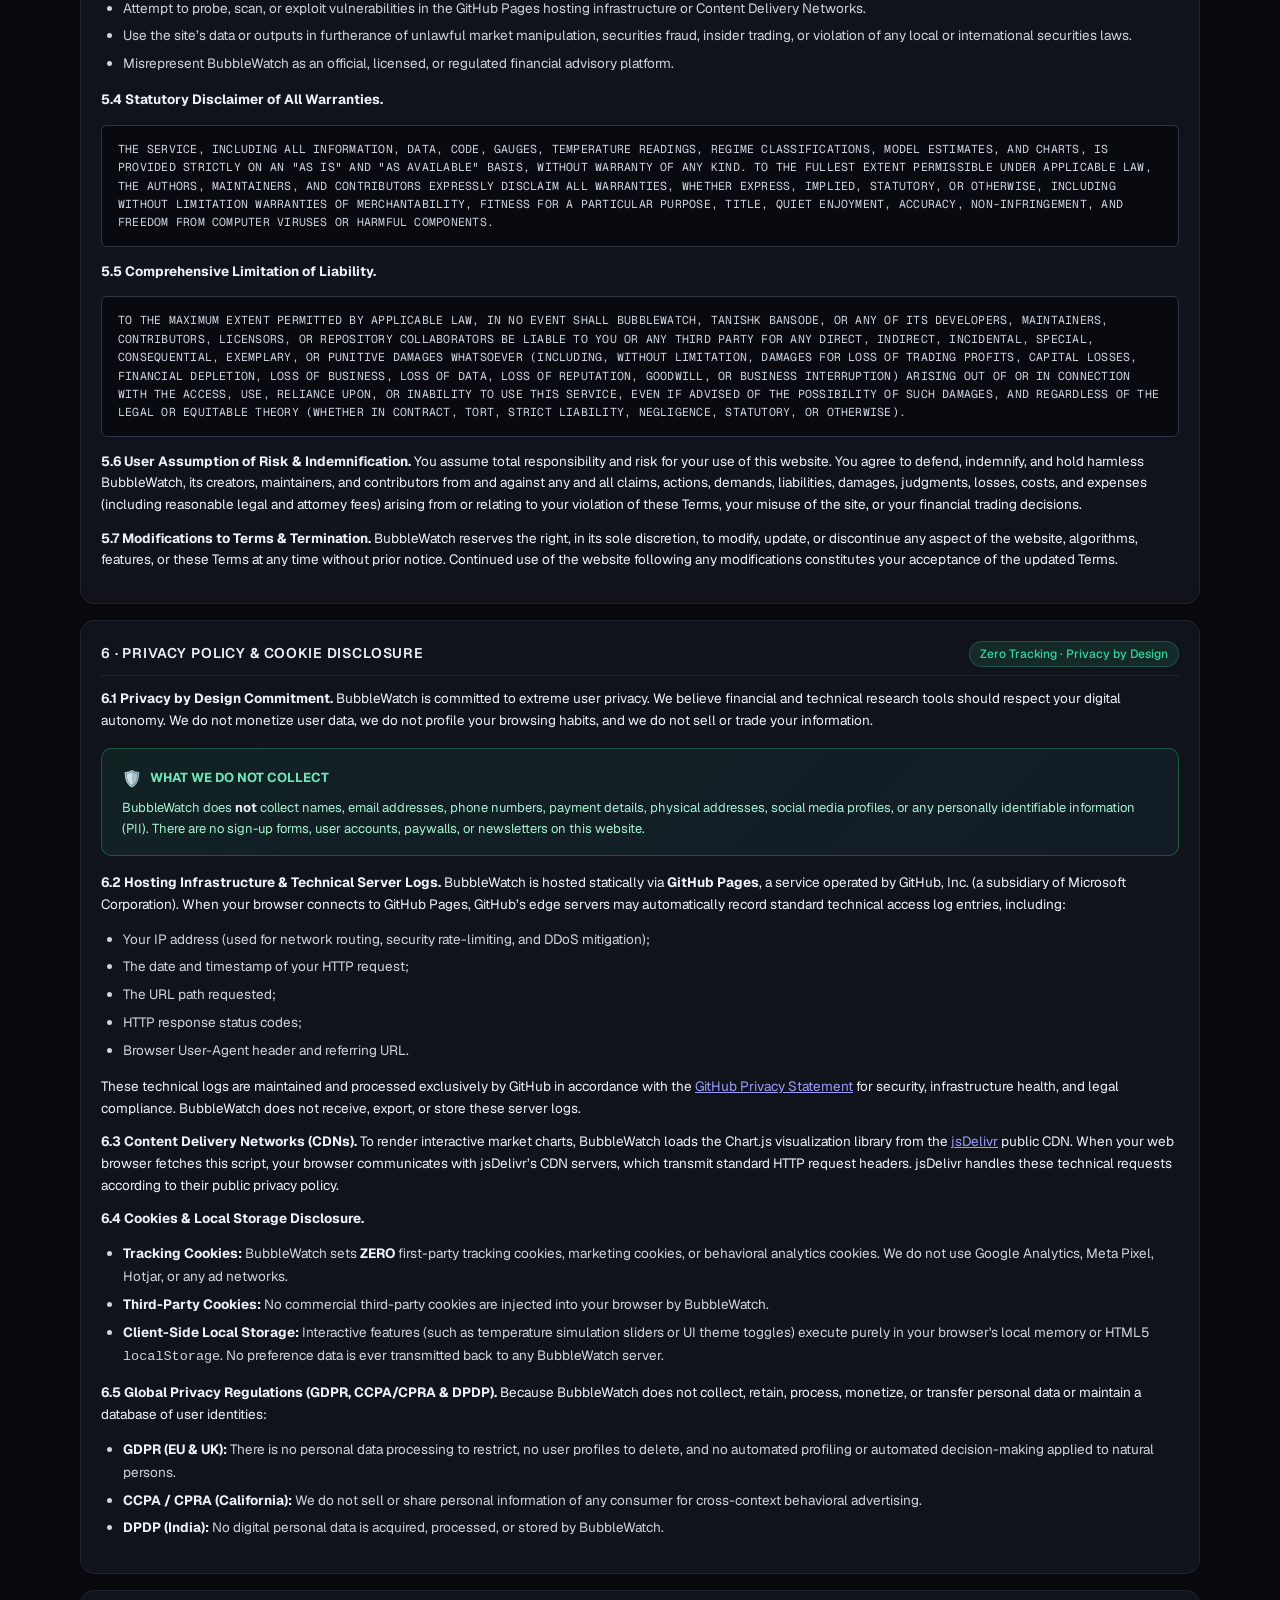
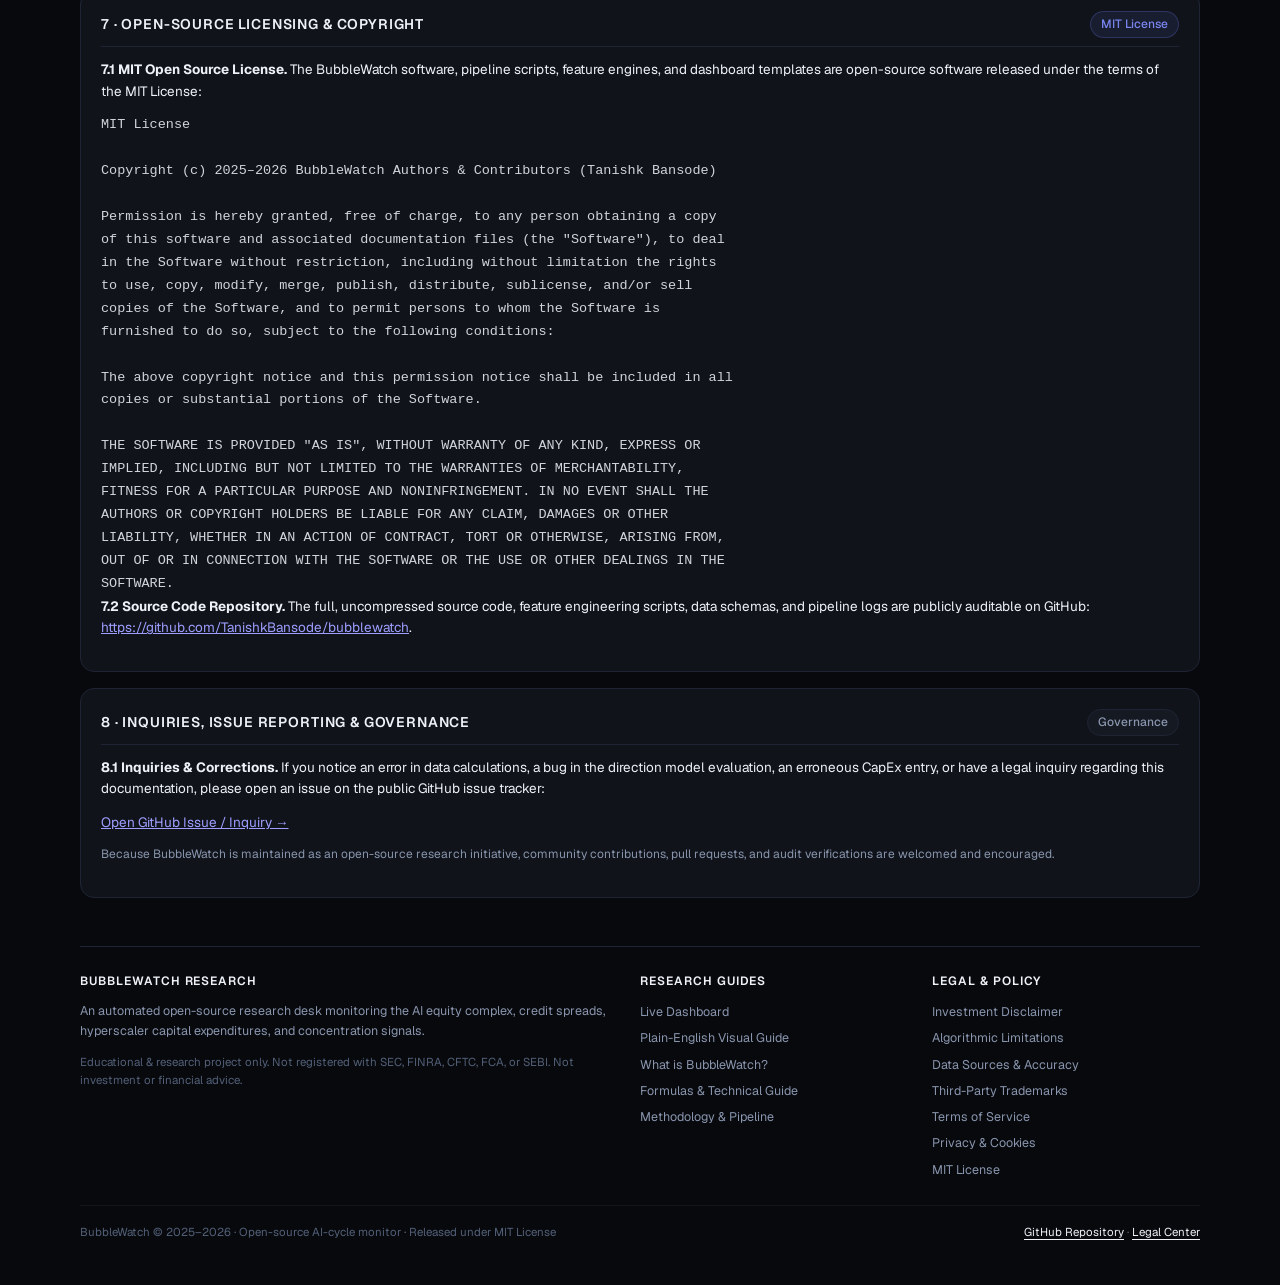
<file: web/privacy.html>
<!doctype html>
<html lang="en">
<head>
<meta charset="utf-8">
<meta name="viewport" content="width=device-width,initial-scale=1">
<title>BubbleWatch · Privacy Policy &amp; Cookie Disclosure</title>
<meta http-equiv="refresh" content="0; url=legal.html#privacy">
<link rel="stylesheet" href="assets/style.css">
<script>window.location.replace("legal.html#privacy");</script>
</head>
<body>
<div class="wrap" style="padding-top:60px; text-align:center;">
  <div class="card" style="max-width:540px; margin:0 auto; padding:32px;">
    <h2>Redirecting to Privacy Policy</h2>
    <p class="dim" style="margin:16px 0;">Please wait while we redirect you to the official BubbleWatch Privacy Policy &amp; Zero-Tracking Disclosure…</p>
    <a href="legal.html#privacy" class="btn-guide">Click here if not redirected automatically →</a>
  </div>
</div>
</body>
</html>
</file>
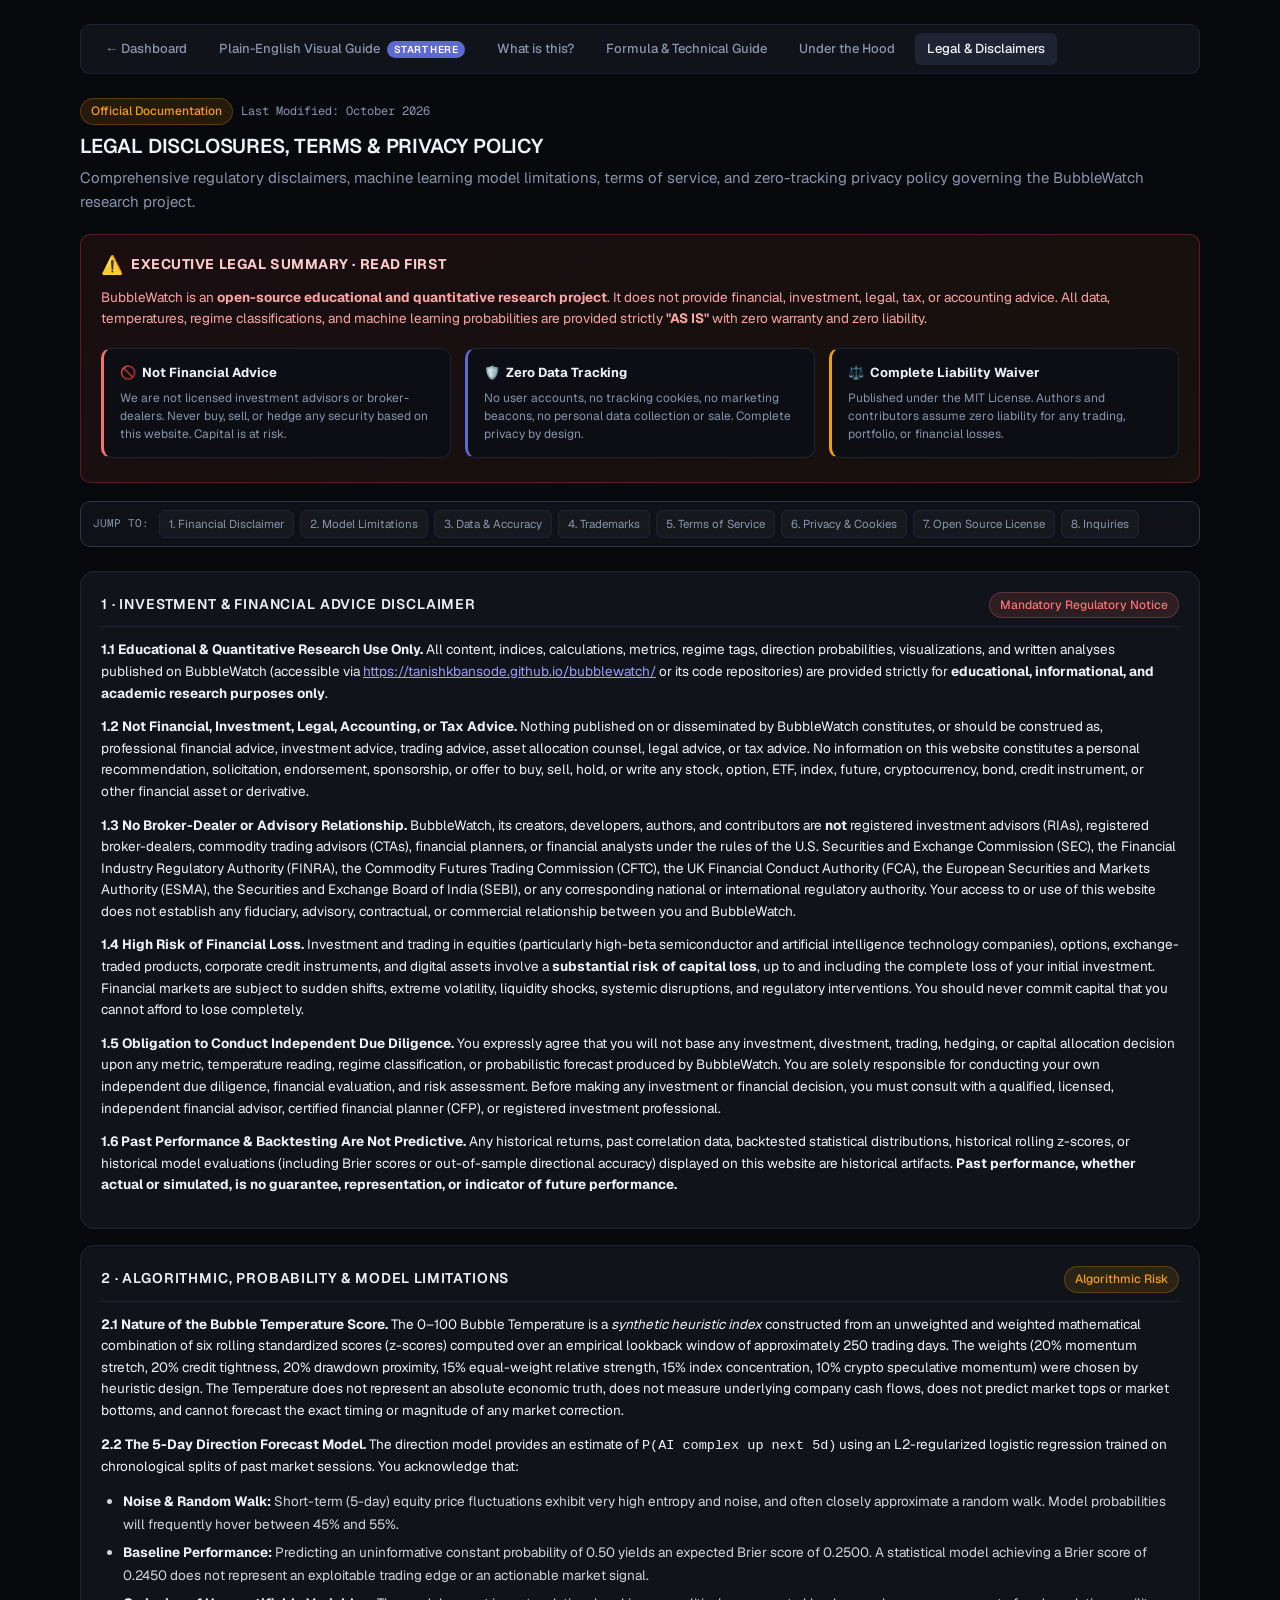
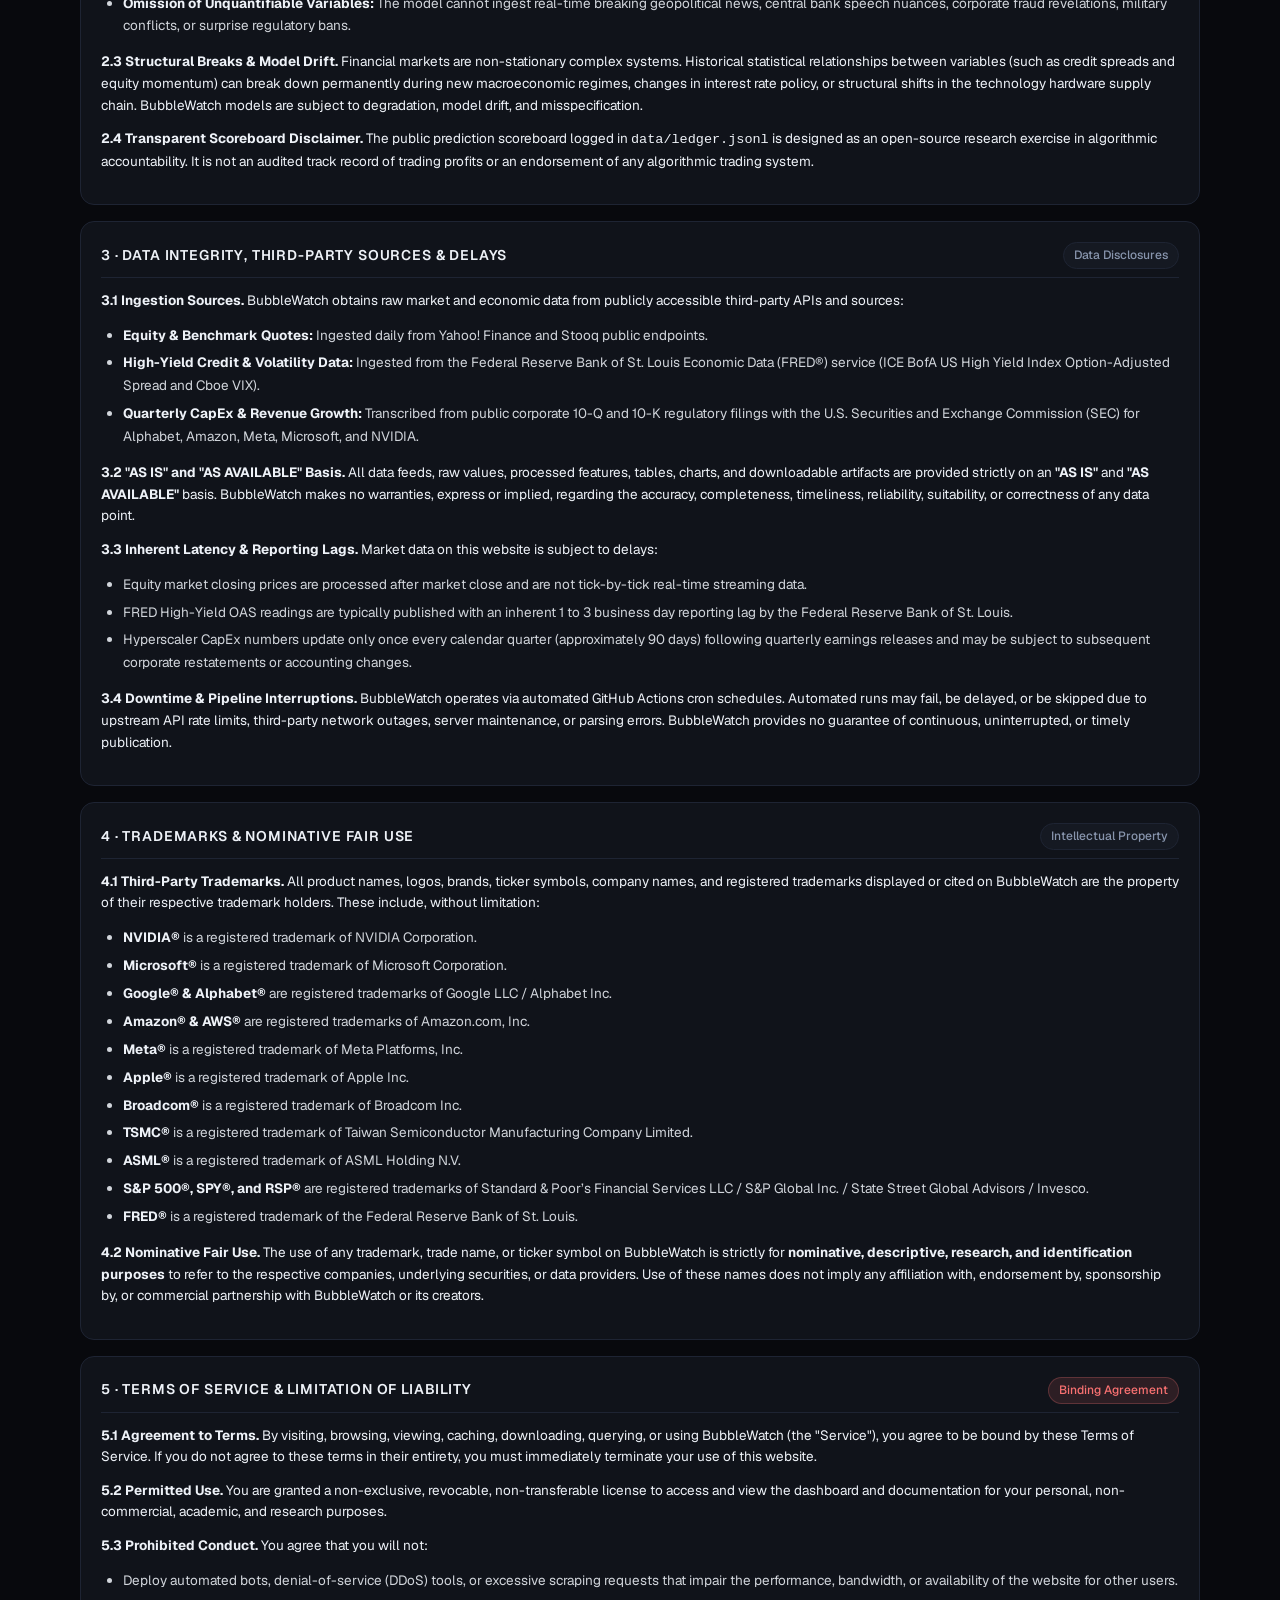
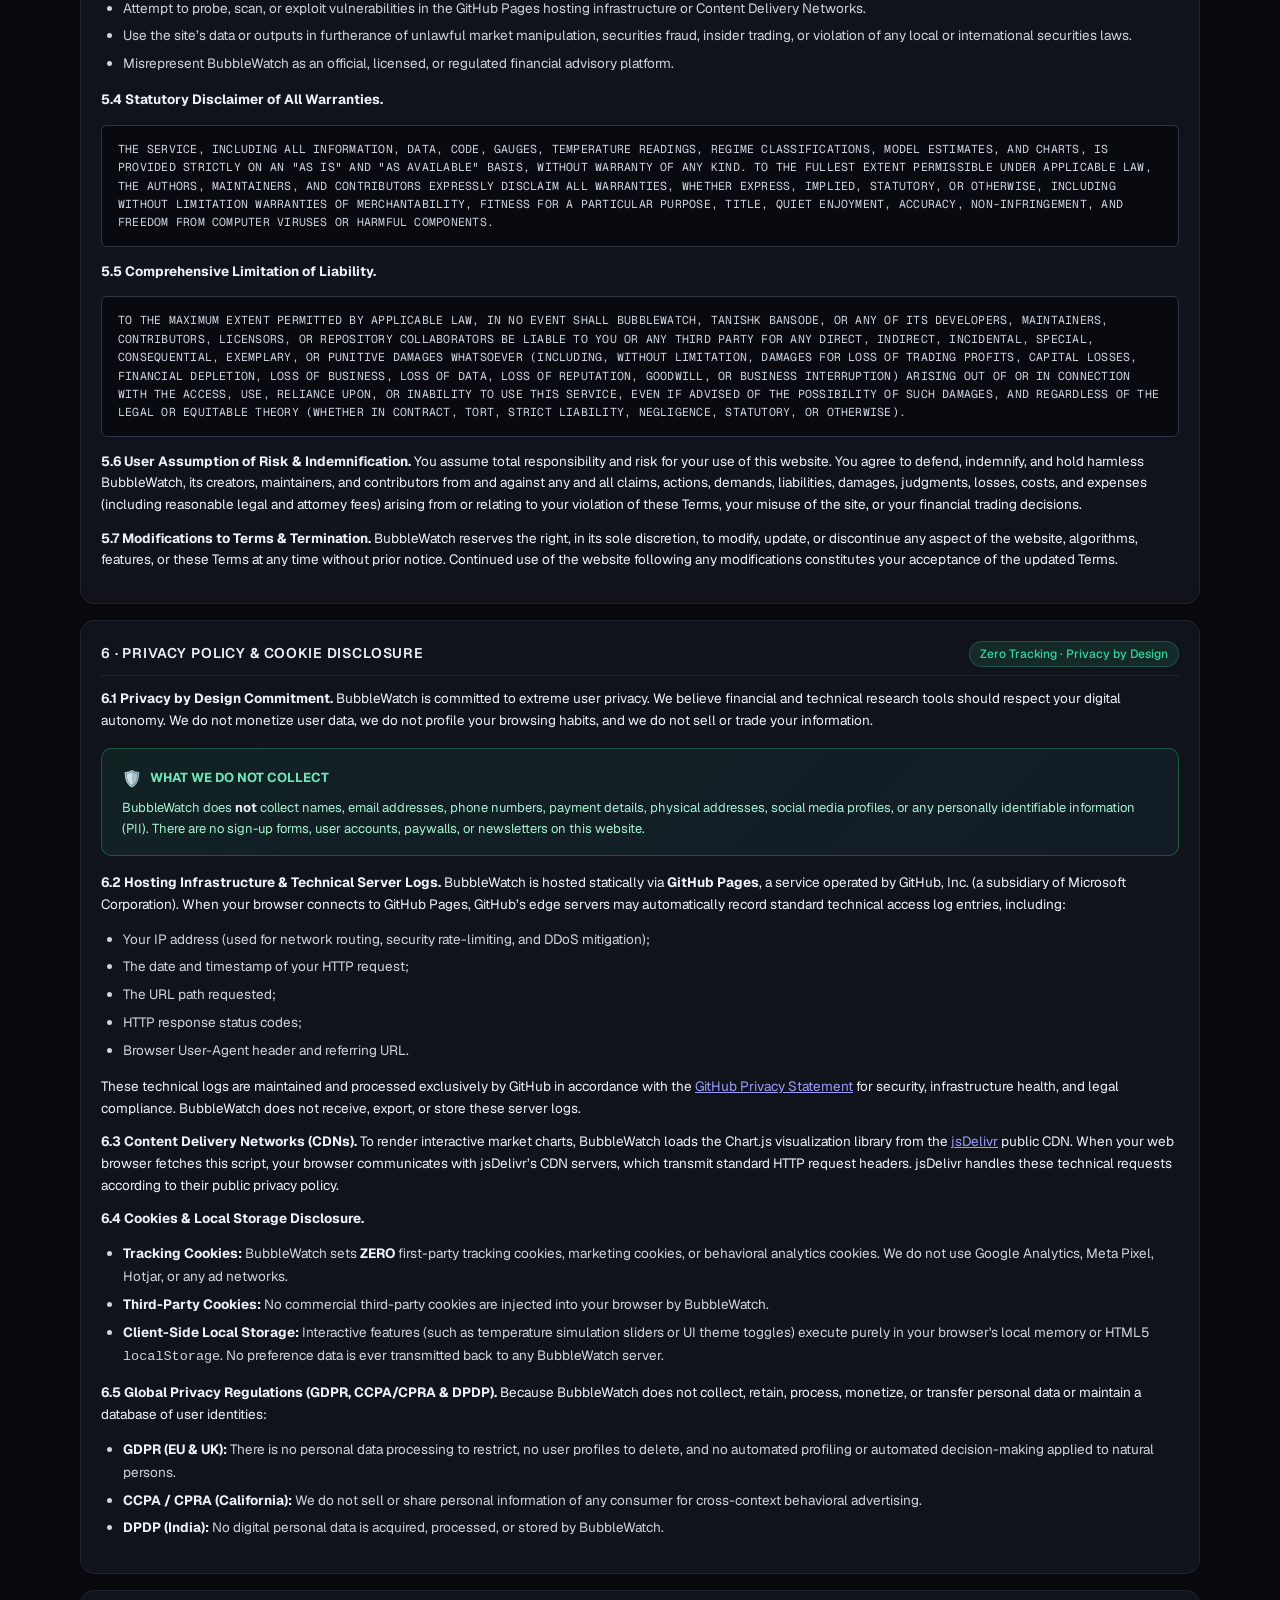
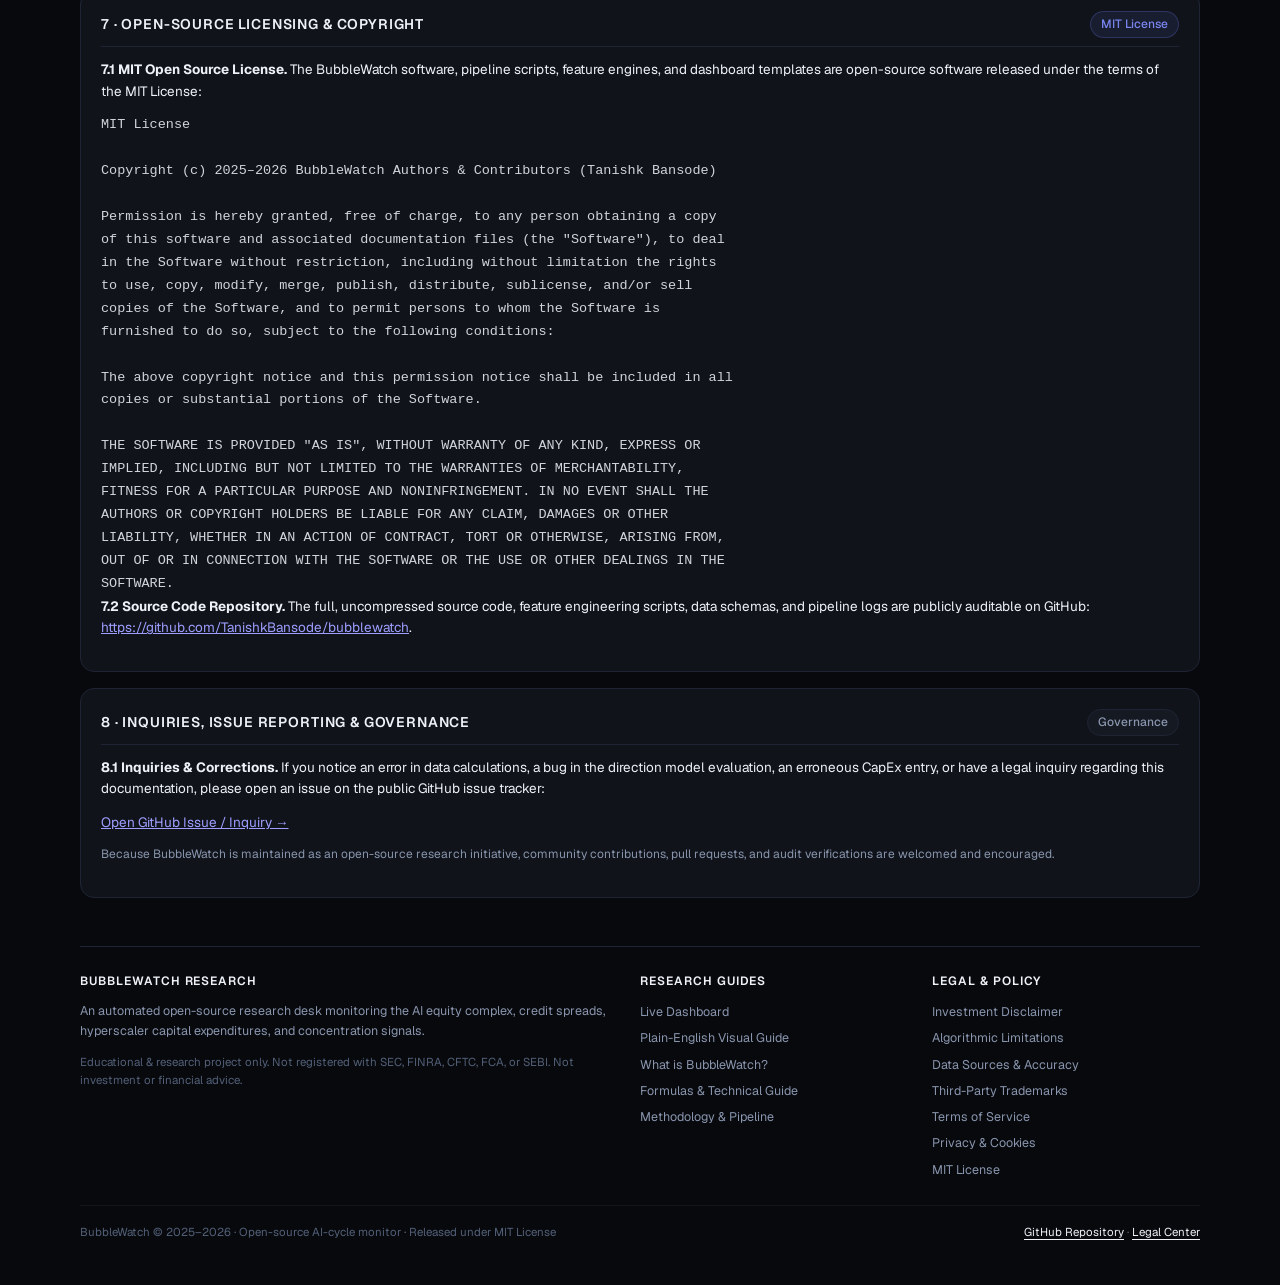
<file: web/terms.html>
<!doctype html>
<html lang="en">
<head>
<meta charset="utf-8">
<meta name="viewport" content="width=device-width,initial-scale=1">
<title>BubbleWatch · Terms of Service</title>
<meta http-equiv="refresh" content="0; url=legal.html#terms">
<link rel="stylesheet" href="assets/style.css">
<script>window.location.replace("legal.html#terms");</script>
</head>
<body>
<div class="wrap" style="padding-top:60px; text-align:center;">
  <div class="card" style="max-width:540px; margin:0 auto; padding:32px;">
    <h2>Redirecting to Terms of Service</h2>
    <p class="dim" style="margin:16px 0;">Please wait while we redirect you to the official BubbleWatch Terms of Service &amp; Limitation of Liability…</p>
    <a href="legal.html#terms" class="btn-guide">Click here if not redirected automatically →</a>
  </div>
</div>
</body>
</html>
</file>
<file: web/assets/style.css>
@font-face {
  font-family: 'Geist';
  font-style: normal;
  font-weight: 100 900;
  font-display: swap;
  src: url('fonts/geist-sans.woff2') format('woff2');
}
@font-face {
  font-family: 'Geist Mono';
  font-style: normal;
  font-weight: 100 900;
  font-display: swap;
  src: url('fonts/geist-mono.woff2') format('woff2');
}

:root {
  --bg: #08090d;
  --card: #10131a;
  --card-hover: #151924;
  --card-inner: #0c0e14;
  --line: #1e2433;
  --line-strong: #2c354b;
  --fg: #eef2f8;
  --dim: #8895ad;
  --faint: #526078;
  --primary: #5e6ad2;
  --primary-hover: #7986ee;
  --primary-bg: rgba(94, 106, 210, 0.12);
  --up: #34d399;
  --up-bg: rgba(52, 211, 153, 0.12);
  --warn: #f59e0b;
  --warn-bg: rgba(245, 158, 11, 0.12);
  --danger: #f87171;
  --danger-bg: rgba(248, 113, 113, 0.12);
  --cold: #60a5fa;
  --cold-bg: rgba(96, 165, 250, 0.12);
  --radius-sm: 6px;
  --radius: 10px;
  --radius-lg: 14px;
  --font-sans: 'Geist', -apple-system, BlinkMacSystemFont, 'Segoe UI', Roboto, sans-serif;
  --font-mono: 'Geist Mono', ui-monospace, Menlo, Monaco, Consolas, monospace;
}

*, *::before, *::after {
  box-sizing: border-box;
  margin: 0;
  padding: 0;
}

html {
  color-scheme: dark;
  scroll-behavior: smooth;
  font-family: var(--font-sans);
  background: var(--bg);
  color: var(--fg);
  line-height: 1.55;
  -webkit-font-smoothing: antialiased;
}

body {
  padding: 24px 16px 48px;
  min-height: 100vh;
}

.wrap {
  max-width: 1120px;
  margin: 0 auto;
}

/* Typography */
h1 {
  font-size: 20px;
  font-weight: 600;
  letter-spacing: -0.01em;
  color: var(--fg);
}
h2 {
  font-size: 11.5px;
  text-transform: uppercase;
  letter-spacing: 0.08em;
  color: var(--dim);
  font-weight: 500;
  margin-bottom: 12px;
}
p {
  color: var(--fg);
  line-height: 1.6;
}
.dim { color: var(--dim); }
.faint { color: var(--faint); }
.mono { font-family: var(--font-mono); font-variant-numeric: tabular-nums; }

/* Navigation */
.nav {
  display: flex;
  align-items: center;
  flex-wrap: wrap;
  gap: 8px;
  margin-bottom: 24px;
  padding: 8px 12px;
  background: var(--card);
  border: 1px solid var(--line);
  border-radius: var(--radius);
  font-size: 13px;
}
.nav a {
  color: var(--dim);
  text-decoration: none;
  padding: 6px 12px;
  border-radius: var(--radius-sm);
  transition: color 0.15s ease, background-color 0.15s ease;
  font-weight: 500;
}
.nav a:hover {
  color: var(--fg);
  background: rgba(255, 255, 255, 0.04);
}
.nav a.here {
  color: var(--fg);
  background: var(--line);
}
.nav .pill-new {
  font-size: 10px;
  font-weight: 600;
  padding: 2px 7px;
  border-radius: 999px;
  background: var(--primary);
  color: #fff;
  margin-left: 4px;
  text-transform: uppercase;
  letter-spacing: 0.04em;
  vertical-align: middle;
}

/* Cards */
.card {
  background: var(--card);
  border: 1px solid var(--line);
  border-radius: var(--radius-lg);
  padding: 20px;
  margin-top: 16px;
  transition: border-color 0.2s ease;
}
.card:hover {
  border-color: var(--line-strong);
}
.grid {
  display: grid;
  gap: 16px;
  grid-template-columns: repeat(auto-fit, minmax(250px, 1fr));
  margin-top: 16px;
}
.grid-2 {
  display: grid;
  gap: 16px;
  grid-template-columns: 1fr 1fr;
}
@media (max-width: 768px) {
  .grid-2 { grid-template-columns: 1fr; }
}

/* Badges / Chips */
.chip {
  display: inline-flex;
  align-items: center;
  gap: 6px;
  padding: 3px 10px;
  border-radius: 999px;
  font-size: 12px;
  font-weight: 500;
  background: #151922;
  border: 1px solid var(--line);
  color: var(--dim);
}
.chip.hot { color: var(--danger); background: var(--danger-bg); border-color: rgba(248, 113, 113, 0.25); }
.chip.warn { color: var(--warn); background: var(--warn-bg); border-color: rgba(245, 158, 11, 0.25); }
.chip.cold { color: var(--cold); background: var(--cold-bg); border-color: rgba(96, 165, 250, 0.25); }
.chip.ok { color: var(--up); background: var(--up-bg); border-color: rgba(52, 211, 153, 0.25); }
.chip.primary { color: var(--primary-hover); background: var(--primary-bg); border-color: rgba(94, 106, 210, 0.3); }

/* Key Value */
.kv {
  font-size: 12px;
  color: var(--dim);
}
.kv b {
  color: var(--fg);
  font-size: 22px;
  display: block;
  margin-top: 4px;
  font-weight: 600;
  font-family: var(--font-mono);
  letter-spacing: -0.02em;
}

/* Temperature Bar */
.big-temp {
  font-size: 56px;
  font-weight: 700;
  line-height: 1;
  font-family: var(--font-mono);
  letter-spacing: -0.03em;
}
.bar {
  height: 8px;
  background: #141822;
  border-radius: 999px;
  margin-top: 14px;
  overflow: hidden;
  border: 1px solid var(--line);
  position: relative;
}
.bar > div {
  height: 100%;
  background: linear-gradient(90deg, #38bdf8, #34d399, #fbbf24, #f87171);
  border-radius: 999px;
  transition: width 0.4s ease;
}

/* Tables */
table {
  width: 100%;
  border-collapse: collapse;
  font-size: 13px;
  margin-top: 8px;
}
td, th {
  padding: 8px 10px;
  border-bottom: 1px solid var(--line);
  text-align: left;
}
th {
  color: var(--dim);
  font-weight: 500;
  text-transform: uppercase;
  font-size: 10.5px;
  letter-spacing: 0.06em;
}
td.num, th.num {
  text-align: right;
  font-family: var(--font-mono);
  font-variant-numeric: tabular-nums;
}

/* Alerts */
.alert {
  border-left: 3px solid var(--danger);
  background: #1c1417;
  padding: 10px 14px;
  margin-top: 10px;
  border-radius: 0 var(--radius) var(--radius) 0;
  font-size: 13px;
  color: #fca5a5;
  display: flex;
  align-items: center;
  gap: 8px;
}
.alert-info {
  border-left: 3px solid var(--primary);
  background: #121524;
  padding: 12px 16px;
  margin-top: 14px;
  border-radius: 0 var(--radius) var(--radius) 0;
  font-size: 13px;
  color: #c7d2fe;
}

/* Focus and accessibility */
a:focus-visible, button:focus-visible, input:focus-visible {
  outline: 2px solid var(--primary);
  outline-offset: 2px;
}

/* Charts */
.chartwrap {
  position: relative;
  height: 250px;
  width: 100%;
}

/* Footer */
footer {
  margin-top: 48px;
  padding-top: 24px;
  border-top: 1px solid var(--line);
  color: var(--dim);
  font-size: 12.5px;
  line-height: 1.7;
}
footer a {
  color: var(--fg);
  text-decoration: underline;
  text-underline-offset: 3px;
  transition: color 0.15s ease;
}
footer a:hover {
  color: var(--primary-hover);
}
.footer-grid {
  display: grid;
  grid-template-columns: 2fr 1fr 1fr;
  gap: 24px;
  margin-bottom: 20px;
}
@media (max-width: 768px) {
  .footer-grid {
    grid-template-columns: 1fr;
    gap: 16px;
  }
}
.footer-col h3 {
  font-size: 12px;
  text-transform: uppercase;
  letter-spacing: 0.08em;
  color: var(--fg);
  margin-bottom: 10px;
  font-weight: 600;
}
.footer-col ul {
  list-style: none;
  padding: 0;
  margin: 0;
}
.footer-col li {
  margin: 5px 0;
}
.footer-col a {
  color: var(--dim);
  text-decoration: none;
  font-size: 12.5px;
}
.footer-col a:hover {
  color: var(--primary-hover);
  text-decoration: underline;
}
.footer-bottom {
  padding-top: 16px;
  border-top: 1px solid rgba(255, 255, 255, 0.05);
  display: flex;
  justify-content: space-between;
  align-items: center;
  flex-wrap: wrap;
  gap: 10px;
  font-size: 11.5px;
  color: var(--faint);
}

/* Legal Center & Disclaimers */
.legal-toc {
  display: flex;
  flex-wrap: wrap;
  gap: 8px;
  padding: 12px;
  background: var(--card-inner);
  border: 1px solid var(--line);
  border-radius: var(--radius);
  margin: 20px 0 28px;
  position: sticky;
  top: 12px;
  z-index: 10;
  backdrop-filter: blur(8px);
}
.legal-toc a {
  font-size: 12px;
  color: var(--dim);
  text-decoration: none;
  padding: 4px 10px;
  border-radius: var(--radius-sm);
  background: rgba(255, 255, 255, 0.03);
  border: 1px solid var(--line);
  transition: all 0.15s ease;
  white-space: nowrap;
}
.legal-toc a:hover {
  color: var(--fg);
  background: rgba(94, 106, 210, 0.15);
  border-color: rgba(94, 106, 210, 0.4);
}
.legal-section {
  scroll-margin-top: 70px;
  margin-bottom: 28px;
}
.legal-header {
  display: flex;
  align-items: center;
  justify-content: space-between;
  flex-wrap: wrap;
  gap: 8px;
  margin-bottom: 12px;
  padding-bottom: 8px;
  border-bottom: 1px solid var(--line);
}
.legal-header h2 {
  font-size: 14px;
  text-transform: uppercase;
  letter-spacing: 0.06em;
  color: var(--fg);
  margin-bottom: 0;
  font-weight: 600;
}
.legal-caps {
  background: #090a0f;
  border: 1px solid var(--line-strong);
  border-radius: var(--radius-sm);
  padding: 14px 16px;
  font-family: var(--font-mono);
  font-size: 11.5px;
  line-height: 1.6;
  color: #cbd5e1;
  text-transform: uppercase;
  letter-spacing: 0.02em;
  margin: 14px 0;
}
.legal-highlight-box {
  background: linear-gradient(135deg, rgba(239, 68, 68, 0.08) 0%, rgba(245, 158, 11, 0.06) 100%);
  border: 1px solid rgba(239, 68, 68, 0.3);
  border-radius: var(--radius);
  padding: 16px 20px;
  margin: 16px 0;
}
.legal-highlight-box.blue {
  background: linear-gradient(135deg, rgba(94, 106, 210, 0.08) 0%, rgba(56, 189, 248, 0.06) 100%);
  border-color: rgba(94, 106, 210, 0.3);
}
.legal-highlight-box.green {
  background: linear-gradient(135deg, rgba(52, 211, 153, 0.08) 0%, rgba(56, 189, 248, 0.06) 100%);
  border-color: rgba(52, 211, 153, 0.3);
}
.disclaimer-banner {
  background: #151110;
  border: 1px solid rgba(245, 158, 11, 0.3);
  border-radius: var(--radius);
  padding: 12px 18px;
  margin-top: 16px;
  display: flex;
  align-items: center;
  justify-content: space-between;
  flex-wrap: wrap;
  gap: 12px;
  font-size: 12.5px;
}
.disclaimer-banner p {
  color: #fed7aa;
}
.disclaimer-banner a {
  color: #fbbf24;
  font-weight: 600;
  text-decoration: underline;
  text-underline-offset: 2px;
  white-space: nowrap;
}
</file>
